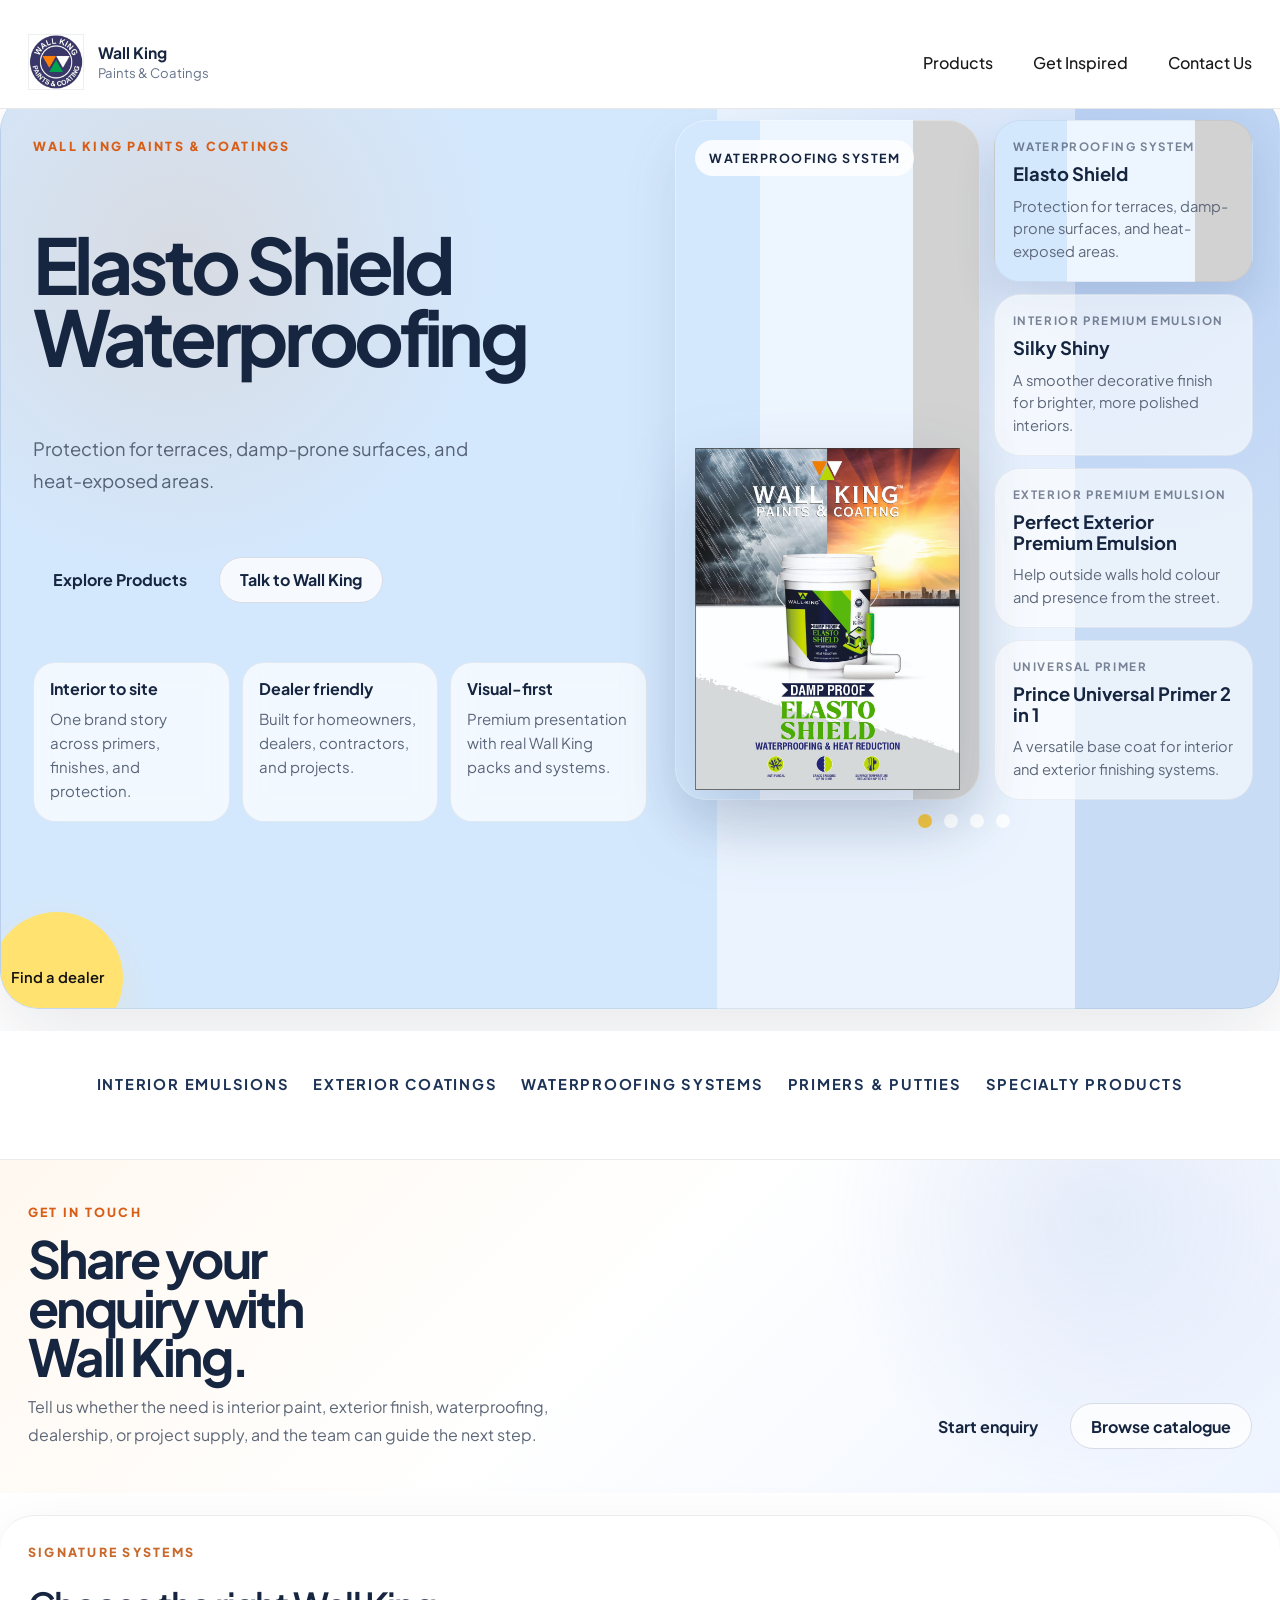
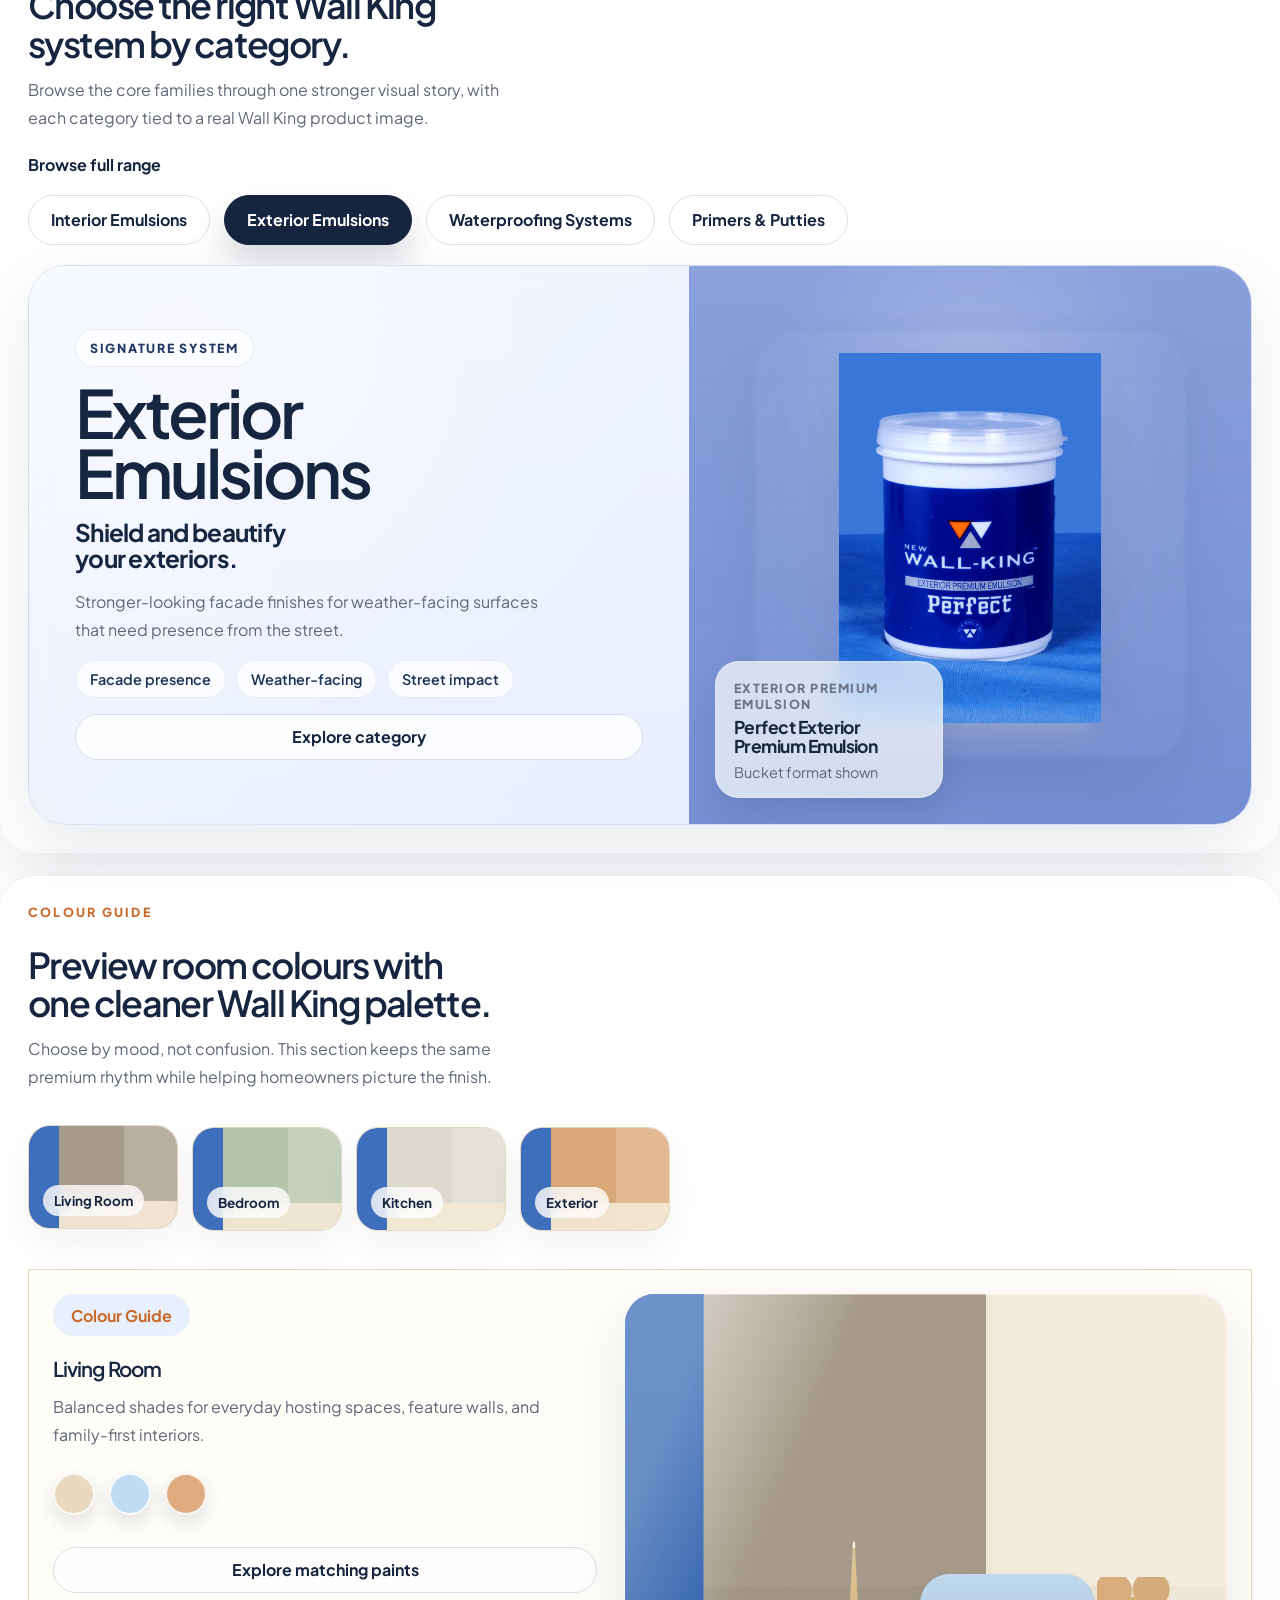
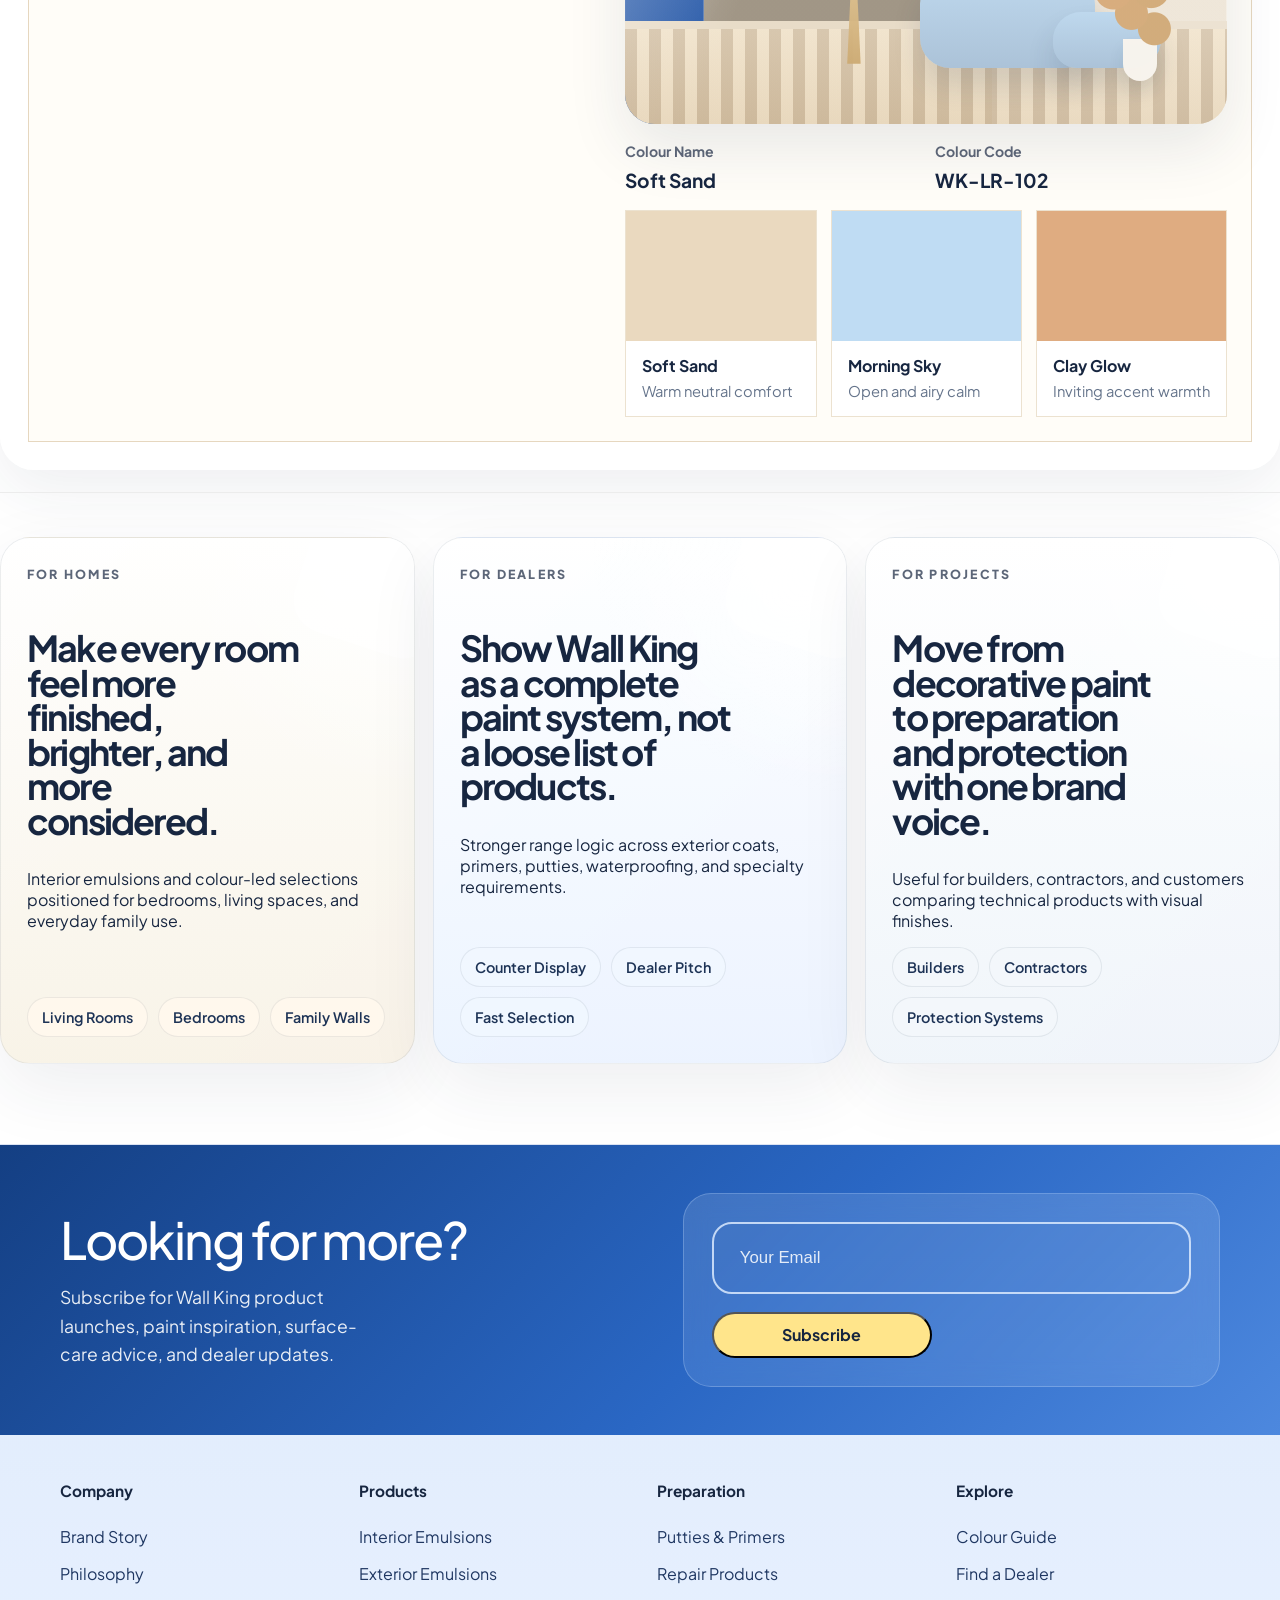
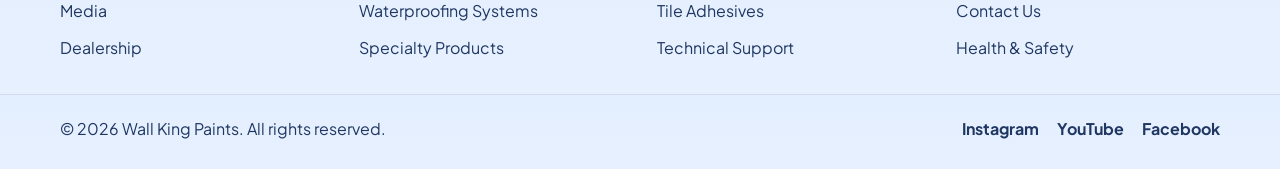
<file: index.html>
<!DOCTYPE html>
<html lang="en">
<head>
  <meta charset="UTF-8">
  <meta name="viewport" content="width=device-width, initial-scale=1.0">
  <title>Wall King Paints | Colour Your Home with Confidence</title>
  <meta
    name="description"
    content="Explore Wall King Paints for interior and exterior wall finishes, surface preparation, colour inspiration, and trusted paint systems for every room."
  >
  <link rel="preconnect" href="https://fonts.googleapis.com">
  <link rel="preconnect" href="https://fonts.gstatic.com" crossorigin>
  <link href="https://fonts.googleapis.com/css2?family=Plus+Jakarta+Sans:wght@400;500;600;700;800&family=Fraunces:opsz,wght@9..144,600;9..144,700&display=swap" rel="stylesheet">
  <link rel="stylesheet" href="styles.css">
</head>
<body data-page="home">
  <div class="page-shell">
    <div class="page-frame">
      <header class="site-header">
        <a class="brand" href="index.html" aria-label="Wall King home">
          <span class="brand__mark brand__mark--image">
            <img src="assets/images/logo.jpeg" alt="Wall King logo">
          </span>
          <span class="brand__text">
            <strong>Wall King</strong>
            <small>Paints & Coatings</small>
          </span>
        </a>

        <button class="menu-toggle" type="button" aria-expanded="false" aria-controls="siteNav">
          Menu
        </button>

        <nav class="site-nav" id="siteNav">
          <div class="nav-mega">
            <a href="products.html" data-nav="products">Products</a>
            <div class="nav-mega__panel">
              <a class="nav-mega__item" href="products.html?filter=interior">
                <img src="assets/images/interior-silky-shiny.jpeg" alt="Interior Paints">
                <span>Interior Paints</span>
              </a>
              <a class="nav-mega__item" href="products.html?filter=exterior">
                <img src="assets/images/exterior-perfect.jpeg" alt="Exterior Paints">
                <span>Exterior Paints</span>
              </a>
              <a class="nav-mega__item" href="products.html?filter=waterproofing">
                <img src="assets/images/elasto-shield.jpeg" alt="Waterproofing">
                <span>Waterproofing Systems</span>
              </a>
              <a class="nav-mega__item" href="products.html?filter=preparation">
                <img src="assets/images/prince-primer.jpeg" alt="Primers and Putties">
                <span>Putties & Primers</span>
              </a>
              <a class="nav-mega__item" href="products.html?filter=specialty">
                <img src="assets/images/prince-enamel-can.jpeg" alt="Enamels">
                <span>Enamels</span>
              </a>
              <a class="nav-mega__item" href="products.html?filter=specialty">
                <img src="assets/images/tile-adhesive.jpeg" alt="Other Products">
                <span>Other Products</span>
              </a>
            </div>
          </div>
          <a href="index.html#colour-guide" data-nav="home">Get Inspired</a>
          <a href="contact.html" data-nav="contact">Contact Us</a>
        </nav>
      </header>

      <main class="home-main">
        <section class="framer-hero reveal">
          <div class="framer-hero__copy">
            <p class="eyebrow">Wall King Paints & Coatings</p>
            <h1 id="heroTitle">Build cleaner walls with premium colour systems.</h1>
            <p class="framer-hero__lede" id="heroSubtitle">Interior finishes, exterior coatings, waterproofing systems, and preparation products presented with the confidence of a modern paint brand.</p>
            <div class="framer-hero__actions">
              <a class="button" href="products.html">Explore Products</a>
              <a class="button button--ghost" href="contact.html">Talk to Wall King</a>
            </div>
            <div class="framer-hero__facts">
              <article>
                <strong>Interior to site</strong>
                <span>One brand story across primers, finishes, and protection.</span>
              </article>
              <article>
                <strong>Dealer friendly</strong>
                <span>Built for homeowners, dealers, contractors, and projects.</span>
              </article>
              <article>
                <strong>Visual-first</strong>
                <span>Premium presentation with real Wall King packs and systems.</span>
              </article>
            </div>
          </div>

          <div class="framer-hero__stage">
            <div class="hero-showcase" id="heroShowcase">
              <div class="hero-showcase__main" id="heroPackshot"></div>
              <div class="hero-showcase__cards" id="heroSlider"></div>
            </div>
            <div class="hero-slider__dots" id="heroSliderDots"></div>
          </div>

          <a class="dealer-locator-float" href="contact.html">
            <span>Find a dealer</span>
          </a>
        </section>

        <section class="section-block statement-band reveal">
          <div class="statement-band__track">
            <span>Interior Emulsions</span>
            <span>Exterior Coatings</span>
            <span>Waterproofing Systems</span>
            <span>Primers & Putties</span>
            <span>Specialty Products</span>
          </div>
        </section>

        <section class="section-block conversion-panel reveal">
          <div class="conversion-panel__copy">
            <p class="eyebrow">Get In Touch</p>
            <h2>Share your enquiry with Wall King.</h2>
            <p>Tell us whether the need is interior paint, exterior finish, waterproofing, dealership, or project supply, and the team can guide the next step.</p>
          </div>
          <div class="conversion-panel__actions">
            <a class="button" href="contact.html">Start enquiry</a>
            <a class="button button--ghost" href="products.html">Browse catalogue</a>
          </div>
        </section>

        <section class="section-block range-strip reveal">
          <div class="section-heading section-heading--inline home-section-intro">
            <div class="home-section-intro__copy">
              <p class="eyebrow">Signature Systems</p>
              <h2>Choose the right Wall King system by category.</h2>
              <p>Browse the core families through one stronger visual story, with each category tied to a real Wall King product image.</p>
            </div>
            <a class="text-link" href="products.html">Browse full range</a>
          </div>
          <div class="category-feature" id="categoryFeature"></div>
        </section>

        <section class="section-block colour-guide-panel reveal" id="colour-guide">
          <div class="section-heading section-heading--inline home-section-intro">
            <div class="home-section-intro__copy">
              <p class="eyebrow">Colour Guide</p>
              <h2>Preview room colours with one cleaner Wall King palette.</h2>
              <p>Choose by mood, not confusion. This section keeps the same premium rhythm while helping homeowners picture the finish.</p>
            </div>
          </div>
          <div class="colour-guide-tiles" id="colourGuideTiles"></div>
          <div class="colour-guide-stage">
            <div class="colour-guide-stage__copy">
              <div class="colour-guide-stage__eyebrow">
                <span class="guide-pill">Colour Guide</span>
              </div>
              <h3 id="colourGuideTitle">Living Room</h3>
              <p id="colourGuideCopy"></p>
              <div class="colour-guide-palette-dots" id="colourGuidePaletteDots"></div>
              <a class="button button--ghost" href="products.html?filter=interior">Explore matching paints</a>
            </div>
            <div class="colour-guide-stage__preview">
              <div class="colour-room-preview" id="colourRoomPreview">
                <div class="colour-room-preview__accent"></div>
                <div class="colour-room-preview__scene">
                  <div class="colour-room-preview__floor"></div>
                  <div class="colour-room-preview__sofa"></div>
                  <div class="colour-room-preview__ottoman"></div>
                  <div class="colour-room-preview__lamp"></div>
                  <div class="colour-room-preview__plant"></div>
                </div>
              </div>
              <div class="colour-guide-meta">
                <div>
                  <span>Colour Name</span>
                  <strong id="colourGuideName">Soft Sand</strong>
                </div>
                <div>
                  <span>Colour Code</span>
                  <strong id="colourGuideCode">WK-LR-102</strong>
                </div>
              </div>
              <div class="colour-guide-stage__swatches" id="colourGuideSwatches"></div>
            </div>
          </div>
        </section>

        <section class="section-block audience-grid reveal">
          <article class="audience-card audience-card--home">
            <div class="audience-card__top">
              <p class="eyebrow">For Homes</p>
            </div>
            <h2>Make every room feel more finished, brighter, and more considered.</h2>
            <p>Interior emulsions and colour-led selections positioned for bedrooms, living spaces, and everyday family use.</p>
            <div class="audience-card__meta">
              <span>Living Rooms</span>
              <span>Bedrooms</span>
              <span>Family Walls</span>
            </div>
          </article>
          <article class="audience-card audience-card--trade">
            <div class="audience-card__top">
              <p class="eyebrow">For Dealers</p>
            </div>
            <h2>Show Wall King as a complete paint system, not a loose list of products.</h2>
            <p>Stronger range logic across exterior coats, primers, putties, waterproofing, and specialty requirements.</p>
            <div class="audience-card__meta">
              <span>Counter Display</span>
              <span>Dealer Pitch</span>
              <span>Fast Selection</span>
            </div>
          </article>
          <article class="audience-card audience-card--project">
            <div class="audience-card__top">
              <p class="eyebrow">For Projects</p>
            </div>
            <h2>Move from decorative paint to preparation and protection with one brand voice.</h2>
            <p>Useful for builders, contractors, and customers comparing technical products with visual finishes.</p>
            <div class="audience-card__meta">
              <span>Builders</span>
              <span>Contractors</span>
              <span>Protection Systems</span>
            </div>
          </article>
        </section>

      </main>
    </div>

    <footer class="site-footer site-footer--indigo">
      <section class="footer-newsletter">
        <div class="footer-newsletter__copy">
          <h2>Looking for more?</h2>
          <p>Subscribe for Wall King product launches, paint inspiration, surface-care advice, and dealer updates.</p>
        </div>
        <form class="footer-newsletter__form">
          <input type="email" placeholder="Your Email">
          <button class="button" type="button">Subscribe</button>
        </form>
      </section>

      <div class="site-footer__grid">
        <div class="site-footer__column">
          <strong>Company</strong>
          <a href="about.html">Brand Story</a>
          <a href="about.html">Philosophy</a>
          <a href="contact.html">Media</a>
          <a href="contact.html">Dealership</a>
        </div>
        <div class="site-footer__column">
          <strong>Products</strong>
          <a href="products.html?filter=interior">Interior Emulsions</a>
          <a href="products.html?filter=exterior">Exterior Emulsions</a>
          <a href="products.html?filter=waterproofing">Waterproofing Systems</a>
          <a href="products.html?filter=specialty">Specialty Products</a>
        </div>
        <div class="site-footer__column">
          <strong>Preparation</strong>
          <a href="products.html?filter=preparation">Putties & Primers</a>
          <a href="products.html?filter=preparation">Repair Products</a>
          <a href="products.html?filter=specialty">Tile Adhesives</a>
          <a href="contact.html">Technical Support</a>
        </div>
        <div class="site-footer__column">
          <strong>Explore</strong>
          <a href="index.html#colour-guide">Colour Guide</a>
          <a href="contact.html">Find a Dealer</a>
          <a href="contact.html">Contact Us</a>
          <a href="health.html">Health & Safety</a>
        </div>
      </div>

      <div class="site-footer__bottom">
        <p>&copy; 2026 Wall King Paints. All rights reserved.</p>
        <div class="site-footer__socials">
          <a href="contact.html">Instagram</a>
          <a href="contact.html">YouTube</a>
          <a href="contact.html">Facebook</a>
        </div>
      </div>
    </footer>
  </div>

  <script src="products-data.js"></script>
  <script src="app.js"></script>
</body>
</html>
</file>
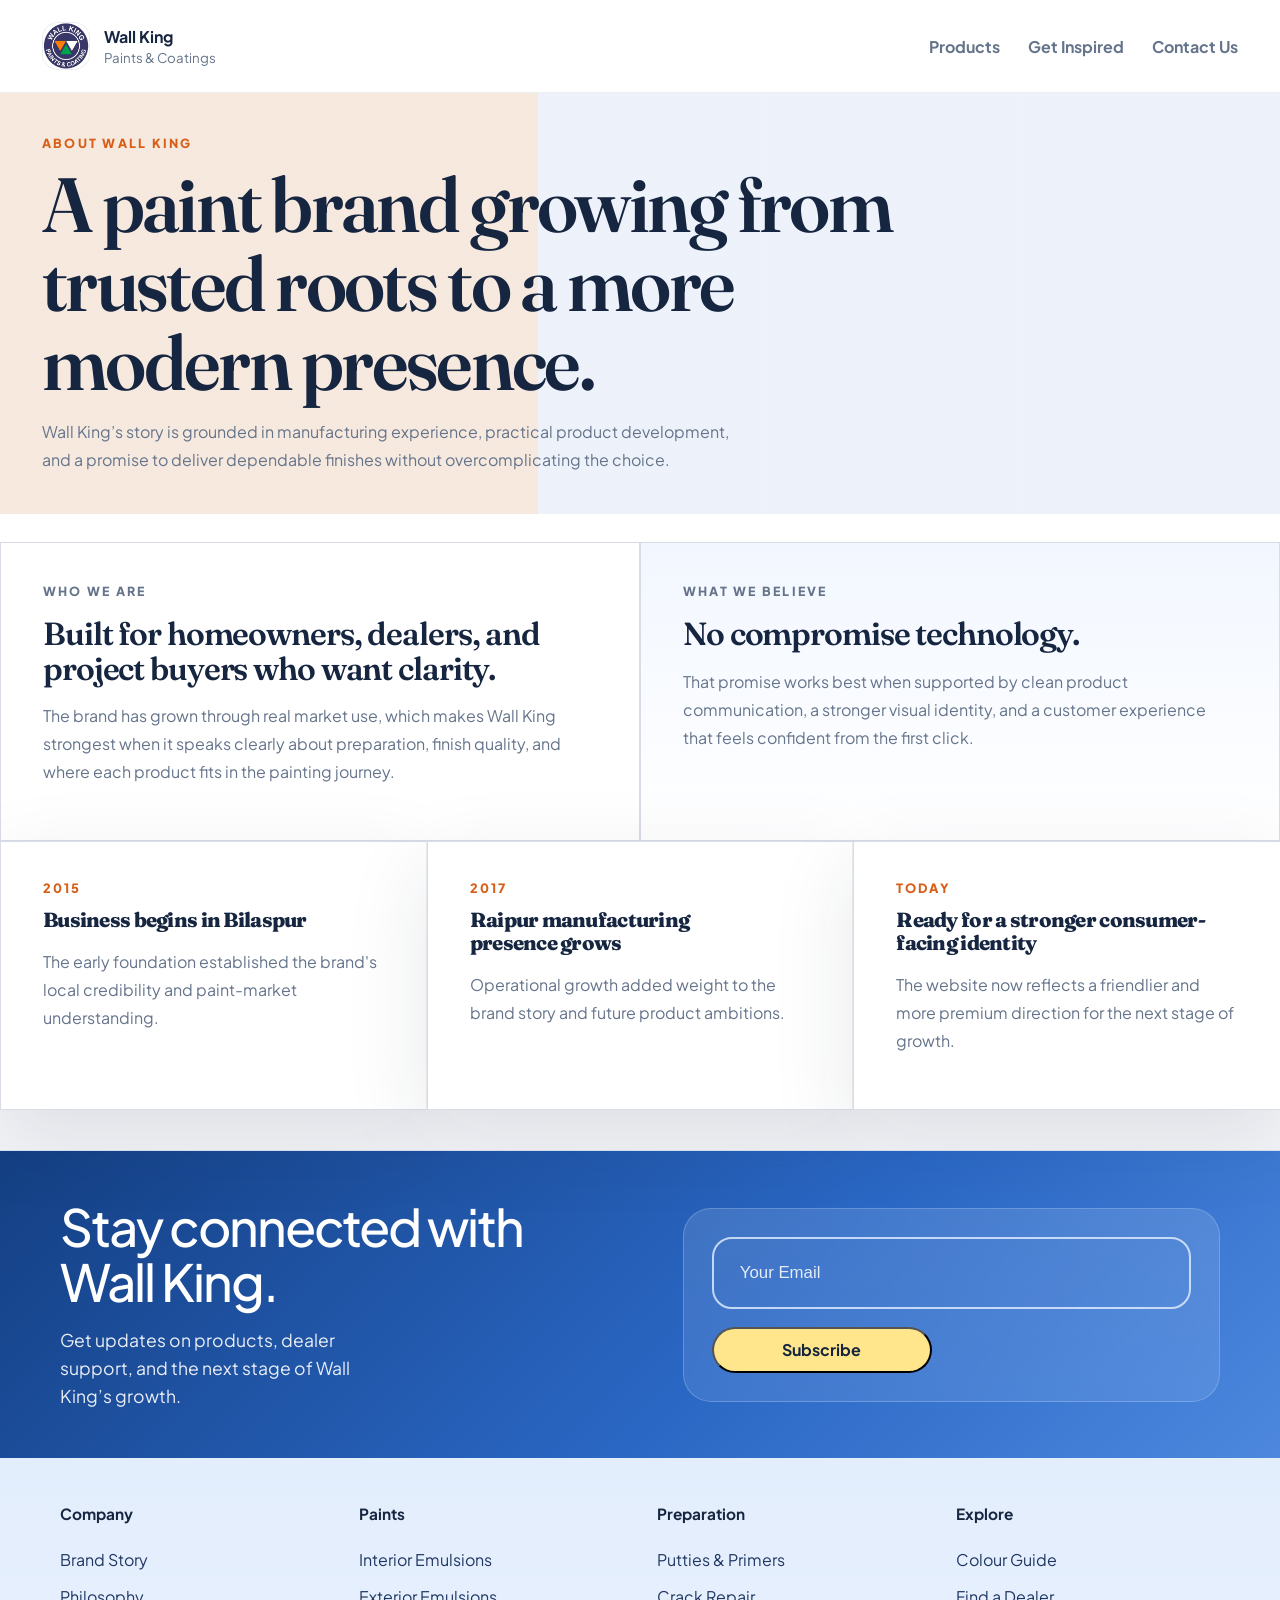
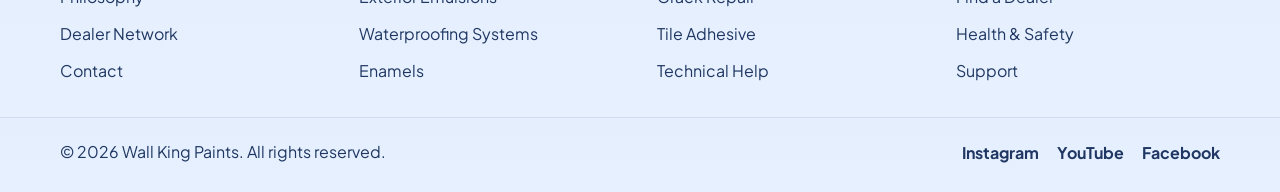
<file: about.html>
<!DOCTYPE html>
<html lang="en">
<head>
  <meta charset="UTF-8">
  <meta name="viewport" content="width=device-width, initial-scale=1.0">
  <title>About | Wall King Paints</title>
  <meta name="description" content="Learn about Wall King Paints, its manufacturing journey, and its promise of dependable paint systems.">
  <link rel="preconnect" href="https://fonts.googleapis.com">
  <link rel="preconnect" href="https://fonts.gstatic.com" crossorigin>
  <link href="https://fonts.googleapis.com/css2?family=Plus+Jakarta+Sans:wght@400;500;600;700;800&family=Fraunces:opsz,wght@9..144,600;9..144,700&display=swap" rel="stylesheet">
  <link rel="stylesheet" href="styles.css">
</head>
<body data-page="about">
  <div class="page-shell">
    <div class="page-frame">
      <header class="site-header">
        <a class="brand" href="index.html" aria-label="Wall King home">
          <span class="brand__mark brand__mark--image">
            <img src="assets/images/logo.jpeg" alt="Wall King logo">
          </span>
          <span class="brand__text">
            <strong>Wall King</strong>
            <small>Paints & Coatings</small>
          </span>
        </a>

        <button class="menu-toggle" type="button" aria-expanded="false" aria-controls="siteNav">
          Menu
        </button>

        <nav class="site-nav" id="siteNav">
          <div class="nav-mega">
            <a href="products.html" data-nav="products">Products</a>
            <div class="nav-mega__panel">
              <a class="nav-mega__item" href="products.html?filter=interior">
                <img src="assets/images/interior-silky-shiny.jpeg" alt="Interior Paints">
                <span>Interior Paints</span>
              </a>
              <a class="nav-mega__item" href="products.html?filter=exterior">
                <img src="assets/images/exterior-perfect.jpeg" alt="Exterior Paints">
                <span>Exterior Paints</span>
              </a>
              <a class="nav-mega__item" href="products.html?filter=waterproofing">
                <img src="assets/images/elasto-shield.jpeg" alt="Waterproofing">
                <span>Waterproofing Systems</span>
              </a>
              <a class="nav-mega__item" href="products.html?filter=preparation">
                <img src="assets/images/prince-primer.jpeg" alt="Primers and Putties">
                <span>Putties & Primers</span>
              </a>
              <a class="nav-mega__item" href="products.html?filter=specialty">
                <img src="assets/images/prince-enamel-can.jpeg" alt="Enamels">
                <span>Enamels</span>
              </a>
              <a class="nav-mega__item" href="products.html?filter=specialty">
                <img src="assets/images/tile-adhesive.jpeg" alt="Other Products">
                <span>Other Products</span>
              </a>
            </div>
          </div>
          <a href="index.html#colour-guide" data-nav="home">Get Inspired</a>
          <a href="contact.html" data-nav="contact">Contact Us</a>
        </nav>
      </header>

      <main>
        <section class="page-hero reveal">
          <p class="eyebrow">About Wall King</p>
          <h1>A paint brand growing from trusted roots to a more modern presence.</h1>
          <p class="lead">
            Wall King’s story is grounded in manufacturing experience, practical product development, and a promise to deliver dependable finishes without overcomplicating the choice.
          </p>
        </section>

        <section class="section-block about-spotlight">
          <article class="detail-panel reveal">
            <p class="eyebrow">Who we are</p>
            <h2>Built for homeowners, dealers, and project buyers who want clarity.</h2>
            <p>
              The brand has grown through real market use, which makes Wall King strongest when it speaks clearly about preparation,
              finish quality, and where each product fits in the painting journey.
            </p>
          </article>

          <article class="detail-panel detail-panel--dark reveal">
            <p class="eyebrow">What we believe</p>
            <h2>No compromise technology.</h2>
            <p>
              That promise works best when supported by clean product communication, a stronger visual identity, and a customer experience that feels confident from the first click.
            </p>
          </article>
        </section>

        <section class="section-block timeline-strip reveal">
          <article class="timeline-card">
            <span>2015</span>
            <h3>Business begins in Bilaspur</h3>
            <p>The early foundation established the brand's local credibility and paint-market understanding.</p>
          </article>
          <article class="timeline-card">
            <span>2017</span>
            <h3>Raipur manufacturing presence grows</h3>
            <p>Operational growth added weight to the brand story and future product ambitions.</p>
          </article>
          <article class="timeline-card">
            <span>Today</span>
            <h3>Ready for a stronger consumer-facing identity</h3>
            <p>The website now reflects a friendlier and more premium direction for the next stage of growth.</p>
          </article>
        </section>
      </main>
    </div>

    <footer class="site-footer site-footer--indigo">
      <section class="footer-newsletter">
        <div class="footer-newsletter__copy">
          <h2>Stay connected with Wall King.</h2>
          <p>Get updates on products, dealer support, and the next stage of Wall King’s growth.</p>
        </div>
        <form class="footer-newsletter__form">
          <input type="email" placeholder="Your Email">
          <button class="button" type="button">Subscribe</button>
        </form>
      </section>

      <div class="site-footer__grid">
        <div class="site-footer__column">
          <strong>Company</strong>
          <a href="about.html">Brand Story</a>
          <a href="about.html">Philosophy</a>
          <a href="contact.html">Dealer Network</a>
          <a href="contact.html">Contact</a>
        </div>
        <div class="site-footer__column">
          <strong>Paints</strong>
          <a href="products.html?filter=interior">Interior Emulsions</a>
          <a href="products.html?filter=exterior">Exterior Emulsions</a>
          <a href="products.html?filter=waterproofing">Waterproofing Systems</a>
          <a href="products.html?filter=specialty">Enamels</a>
        </div>
        <div class="site-footer__column">
          <strong>Preparation</strong>
          <a href="products.html?filter=preparation">Putties & Primers</a>
          <a href="products.html?filter=preparation">Crack Repair</a>
          <a href="products.html?filter=specialty">Tile Adhesive</a>
          <a href="contact.html">Technical Help</a>
        </div>
        <div class="site-footer__column">
          <strong>Explore</strong>
          <a href="index.html#colour-guide">Colour Guide</a>
          <a href="contact.html">Find a Dealer</a>
          <a href="health.html">Health & Safety</a>
          <a href="contact.html">Support</a>
        </div>
      </div>

      <div class="site-footer__bottom">
        <p>&copy; 2026 Wall King Paints. All rights reserved.</p>
        <div class="site-footer__socials">
          <a href="contact.html">Instagram</a>
          <a href="contact.html">YouTube</a>
          <a href="contact.html">Facebook</a>
        </div>
      </div>
    </footer>
  </div>

  <script src="products-data.js"></script>
  <script src="app.js"></script>
</body>
</html>
</file>
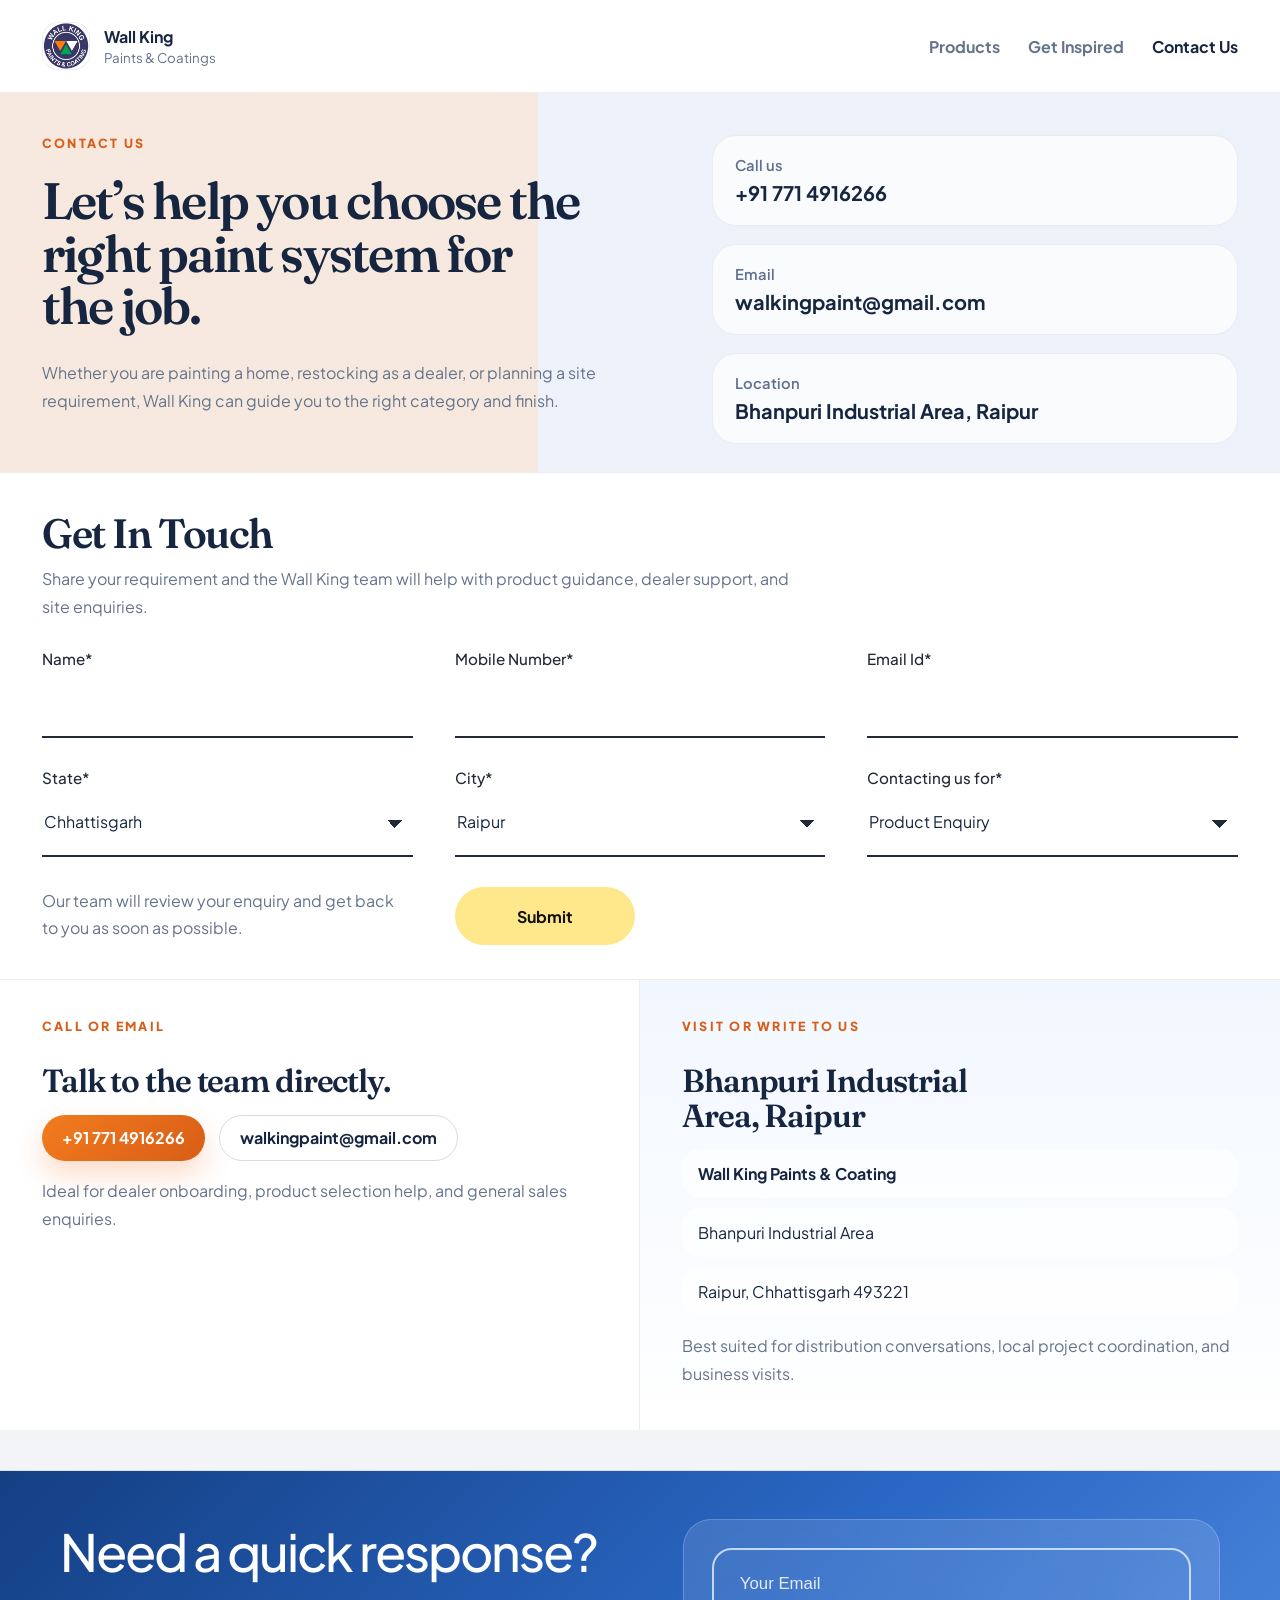
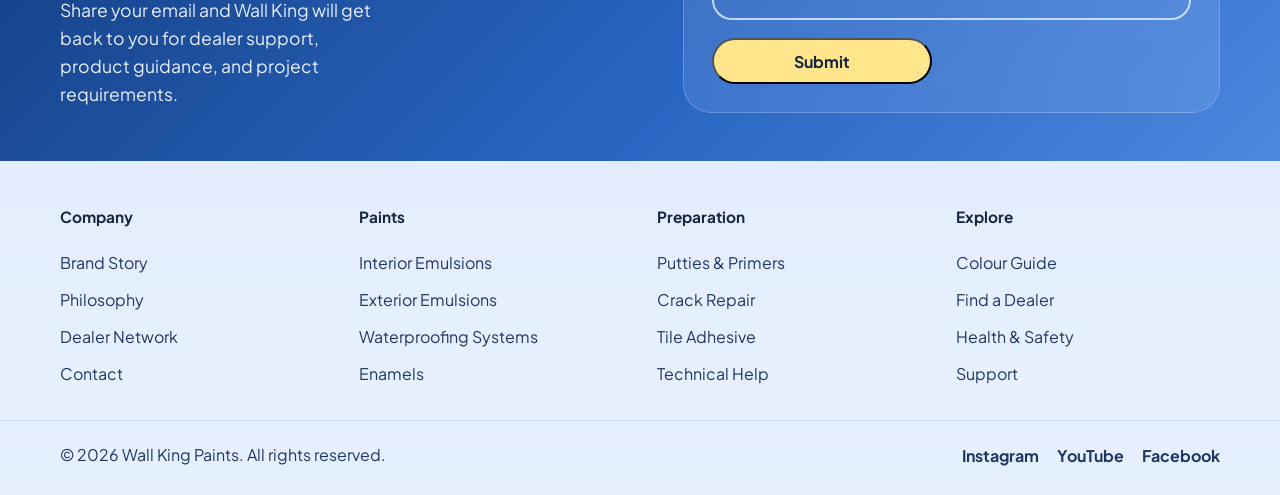
<file: contact.html>
<!DOCTYPE html>
<html lang="en">
<head>
  <meta charset="UTF-8">
  <meta name="viewport" content="width=device-width, initial-scale=1.0">
  <title>Contact | Wall King Paints</title>
  <meta name="description" content="Contact Wall King Paints for dealer support, product advice, or project enquiries.">
  <link rel="preconnect" href="https://fonts.googleapis.com">
  <link rel="preconnect" href="https://fonts.gstatic.com" crossorigin>
  <link href="https://fonts.googleapis.com/css2?family=Plus+Jakarta+Sans:wght@400;500;600;700;800&family=Fraunces:opsz,wght@9..144,600;9..144,700&display=swap" rel="stylesheet">
  <link rel="stylesheet" href="styles.css">
</head>
<body data-page="contact">
  <div class="page-shell">
    <div class="page-frame">
      <header class="site-header">
        <a class="brand" href="index.html" aria-label="Wall King home">
          <span class="brand__mark brand__mark--image">
            <img src="assets/images/logo.jpeg" alt="Wall King logo">
          </span>
          <span class="brand__text">
            <strong>Wall King</strong>
            <small>Paints & Coatings</small>
          </span>
        </a>

        <button class="menu-toggle" type="button" aria-expanded="false" aria-controls="siteNav">
          Menu
        </button>

        <nav class="site-nav" id="siteNav">
          <div class="nav-mega">
            <a href="products.html" data-nav="products">Products</a>
            <div class="nav-mega__panel">
              <a class="nav-mega__item" href="products.html?filter=interior">
                <img src="assets/images/interior-silky-shiny.jpeg" alt="Interior Paints">
                <span>Interior Paints</span>
              </a>
              <a class="nav-mega__item" href="products.html?filter=exterior">
                <img src="assets/images/exterior-perfect.jpeg" alt="Exterior Paints">
                <span>Exterior Paints</span>
              </a>
              <a class="nav-mega__item" href="products.html?filter=waterproofing">
                <img src="assets/images/elasto-shield.jpeg" alt="Waterproofing">
                <span>Waterproofing Systems</span>
              </a>
              <a class="nav-mega__item" href="products.html?filter=preparation">
                <img src="assets/images/prince-primer.jpeg" alt="Primers and Putties">
                <span>Putties & Primers</span>
              </a>
              <a class="nav-mega__item" href="products.html?filter=specialty">
                <img src="assets/images/prince-enamel-can.jpeg" alt="Enamels">
                <span>Enamels</span>
              </a>
              <a class="nav-mega__item" href="products.html?filter=specialty">
                <img src="assets/images/tile-adhesive.jpeg" alt="Other Products">
                <span>Other Products</span>
              </a>
            </div>
          </div>
          <a href="index.html#colour-guide" data-nav="home">Get Inspired</a>
          <a href="contact.html" data-nav="contact">Contact Us</a>
        </nav>
      </header>

      <main>
        <section class="contact-landing reveal">
          <div class="contact-landing__copy">
            <p class="eyebrow">Contact us</p>
            <h1>Let’s help you choose the right paint system for the job.</h1>
            <p class="lead">
              Whether you are painting a home, restocking as a dealer, or planning a site requirement, Wall King can guide you to the right category and finish.
            </p>
          </div>
          <div class="contact-landing__panel">
            <div class="contact-landing__stat">
              <span>Call us</span>
              <strong>+91 771 4916266</strong>
            </div>
            <div class="contact-landing__stat">
              <span>Email</span>
              <strong>walkingpaint@gmail.com</strong>
            </div>
            <div class="contact-landing__stat">
              <span>Location</span>
              <strong>Bhanpuri Industrial Area, Raipur</strong>
            </div>
          </div>
        </section>

        <section class="contact-enquiry reveal">
          <div class="contact-enquiry__intro">
            <h2>Get In Touch</h2>
            <p>Share your requirement and the Wall King team will help with product guidance, dealer support, and site enquiries.</p>
          </div>
          <form class="contact-enquiry__form">
            <label>
              <span>Name*</span>
              <input type="text" placeholder="">
            </label>
            <label>
              <span>Mobile Number*</span>
              <input type="tel" placeholder="">
            </label>
            <label>
              <span>Email Id*</span>
              <input type="email" placeholder="">
            </label>
            <label>
              <span>State*</span>
              <select>
                <option>Chhattisgarh</option>
                <option>Maharashtra</option>
                <option>Madhya Pradesh</option>
                <option>Odisha</option>
              </select>
            </label>
            <label>
              <span>City*</span>
              <select>
                <option>Raipur</option>
                <option>Bhilai</option>
                <option>Durg</option>
                <option>Nagpur</option>
              </select>
            </label>
            <label>
              <span>Contacting us for*</span>
              <select>
                <option>Product Enquiry</option>
                <option>Dealership Support</option>
                <option>Project Requirement</option>
                <option>Technical Help</option>
              </select>
            </label>
            <p class="contact-enquiry__note">Our team will review your enquiry and get back to you as soon as possible.</p>
            <button class="button contact-enquiry__submit" type="button">Submit</button>
          </form>
        </section>

        <section class="contact-direct reveal">
          <article class="contact-direct__card">
            <p class="eyebrow">Call or email</p>
            <h2>Talk to the team directly.</h2>
            <div class="contact-direct__actions">
              <a class="button button--primary" href="tel:+917714916266">+91 771 4916266</a>
              <a class="button button--ghost" href="mailto:walkingpaint@gmail.com">walkingpaint@gmail.com</a>
            </div>
            <p>Ideal for dealer onboarding, product selection help, and general sales enquiries.</p>
          </article>

          <article class="contact-direct__card contact-direct__card--soft">
            <p class="eyebrow">Visit or write to us</p>
            <h2>Bhanpuri Industrial Area, Raipur</h2>
            <div class="contact-direct__address">
              <strong>Wall King Paints & Coating</strong>
              <span>Bhanpuri Industrial Area</span>
              <span>Raipur, Chhattisgarh 493221</span>
            </div>
            <p>Best suited for distribution conversations, local project coordination, and business visits.</p>
          </article>
        </section>
      </main>
    </div>

    <footer class="site-footer site-footer--indigo">
      <section class="footer-newsletter">
        <div class="footer-newsletter__copy">
          <h2>Need a quick response?</h2>
          <p>Share your email and Wall King will get back to you for dealer support, product guidance, and project requirements.</p>
        </div>
        <form class="footer-newsletter__form">
          <input type="email" placeholder="Your Email">
          <button class="button" type="button">Submit</button>
        </form>
      </section>

      <div class="site-footer__grid">
        <div class="site-footer__column">
          <strong>Company</strong>
          <a href="about.html">Brand Story</a>
          <a href="about.html">Philosophy</a>
          <a href="contact.html">Dealer Network</a>
          <a href="contact.html">Contact</a>
        </div>
        <div class="site-footer__column">
          <strong>Paints</strong>
          <a href="products.html?filter=interior">Interior Emulsions</a>
          <a href="products.html?filter=exterior">Exterior Emulsions</a>
          <a href="products.html?filter=waterproofing">Waterproofing Systems</a>
          <a href="products.html?filter=specialty">Enamels</a>
        </div>
        <div class="site-footer__column">
          <strong>Preparation</strong>
          <a href="products.html?filter=preparation">Putties & Primers</a>
          <a href="products.html?filter=preparation">Crack Repair</a>
          <a href="products.html?filter=specialty">Tile Adhesive</a>
          <a href="contact.html">Technical Help</a>
        </div>
        <div class="site-footer__column">
          <strong>Explore</strong>
          <a href="index.html#colour-guide">Colour Guide</a>
          <a href="contact.html">Find a Dealer</a>
          <a href="health.html">Health & Safety</a>
          <a href="contact.html">Support</a>
        </div>
      </div>

      <div class="site-footer__bottom">
        <p>&copy; 2026 Wall King Paints. All rights reserved.</p>
        <div class="site-footer__socials">
          <a href="contact.html">Instagram</a>
          <a href="contact.html">YouTube</a>
          <a href="contact.html">Facebook</a>
        </div>
      </div>
    </footer>
  </div>

  <script src="products-data.js"></script>
  <script src="app.js"></script>
</body>
</html>
</file>
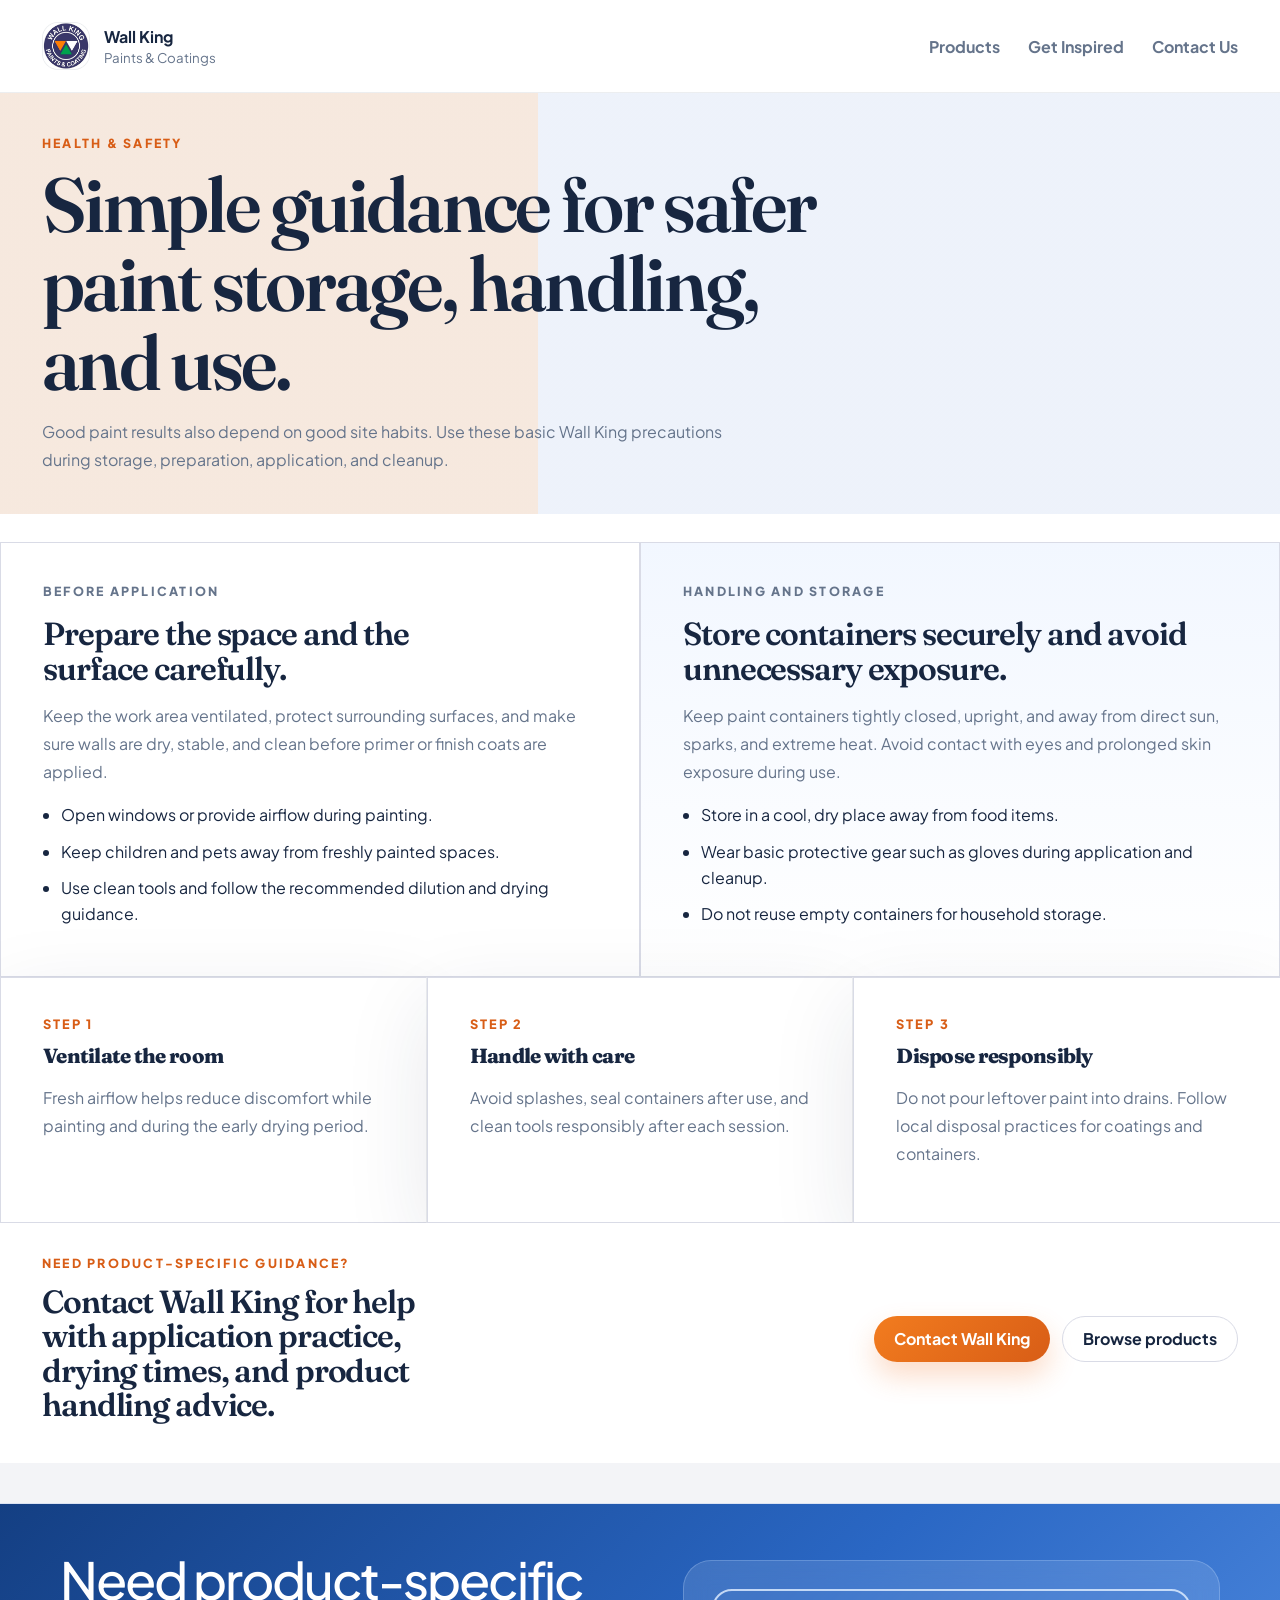
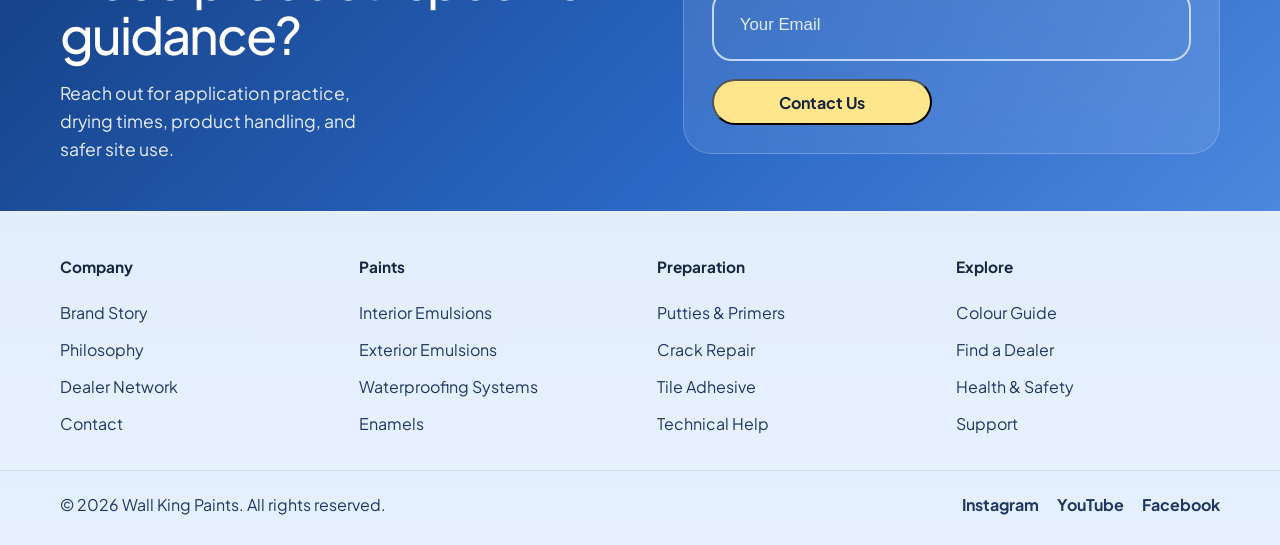
<file: health.html>
<!DOCTYPE html>
<html lang="en">
<head>
  <meta charset="UTF-8">
  <meta name="viewport" content="width=device-width, initial-scale=1.0">
  <title>Health & Safety | Wall King Paints</title>
  <meta name="description" content="Read Wall King Paints health and safety guidance for storage, handling, ventilation, and paint application care.">
  <link rel="preconnect" href="https://fonts.googleapis.com">
  <link rel="preconnect" href="https://fonts.gstatic.com" crossorigin>
  <link href="https://fonts.googleapis.com/css2?family=Plus+Jakarta+Sans:wght@400;500;600;700;800&family=Fraunces:opsz,wght@9..144,600;9..144,700&display=swap" rel="stylesheet">
  <link rel="stylesheet" href="styles.css">
</head>
<body data-page="health">
  <div class="page-shell">
    <div class="page-frame">
      <header class="site-header">
        <a class="brand" href="index.html" aria-label="Wall King home">
          <span class="brand__mark brand__mark--image">
            <img src="assets/images/logo.jpeg" alt="Wall King logo">
          </span>
          <span class="brand__text">
            <strong>Wall King</strong>
            <small>Paints & Coatings</small>
          </span>
        </a>

        <button class="menu-toggle" type="button" aria-expanded="false" aria-controls="siteNav">
          Menu
        </button>

        <nav class="site-nav" id="siteNav">
          <div class="nav-mega">
            <a href="products.html" data-nav="products">Products</a>
            <div class="nav-mega__panel">
              <a class="nav-mega__item" href="products.html?filter=interior">
                <img src="assets/images/interior-silky-shiny.jpeg" alt="Interior Paints">
                <span>Interior Paints</span>
              </a>
              <a class="nav-mega__item" href="products.html?filter=exterior">
                <img src="assets/images/exterior-perfect.jpeg" alt="Exterior Paints">
                <span>Exterior Paints</span>
              </a>
              <a class="nav-mega__item" href="products.html?filter=waterproofing">
                <img src="assets/images/elasto-shield.jpeg" alt="Waterproofing">
                <span>Waterproofing Systems</span>
              </a>
              <a class="nav-mega__item" href="products.html?filter=preparation">
                <img src="assets/images/prince-primer.jpeg" alt="Primers and Putties">
                <span>Putties & Primers</span>
              </a>
              <a class="nav-mega__item" href="products.html?filter=specialty">
                <img src="assets/images/prince-enamel-can.jpeg" alt="Enamels">
                <span>Enamels</span>
              </a>
              <a class="nav-mega__item" href="products.html?filter=specialty">
                <img src="assets/images/tile-adhesive.jpeg" alt="Other Products">
                <span>Other Products</span>
              </a>
            </div>
          </div>
          <a href="index.html#colour-guide" data-nav="home">Get Inspired</a>
          <a href="contact.html" data-nav="contact">Contact Us</a>
        </nav>
      </header>

      <main>
        <section class="page-hero reveal">
          <p class="eyebrow">Health & Safety</p>
          <h1>Simple guidance for safer paint storage, handling, and use.</h1>
          <p class="lead">
            Good paint results also depend on good site habits. Use these basic Wall King precautions during storage,
            preparation, application, and cleanup.
          </p>
        </section>

        <section class="section-block about-spotlight">
          <article class="detail-panel reveal">
            <p class="eyebrow">Before application</p>
            <h2>Prepare the space and the surface carefully.</h2>
            <p>
              Keep the work area ventilated, protect surrounding surfaces, and make sure walls are dry, stable, and clean before
              primer or finish coats are applied.
            </p>
            <ul class="detail-list">
              <li>Open windows or provide airflow during painting.</li>
              <li>Keep children and pets away from freshly painted spaces.</li>
              <li>Use clean tools and follow the recommended dilution and drying guidance.</li>
            </ul>
          </article>

          <article class="detail-panel detail-panel--dark reveal">
            <p class="eyebrow">Handling and storage</p>
            <h2>Store containers securely and avoid unnecessary exposure.</h2>
            <p>
              Keep paint containers tightly closed, upright, and away from direct sun, sparks, and extreme heat. Avoid contact with
              eyes and prolonged skin exposure during use.
            </p>
            <ul class="detail-list">
              <li>Store in a cool, dry place away from food items.</li>
              <li>Wear basic protective gear such as gloves during application and cleanup.</li>
              <li>Do not reuse empty containers for household storage.</li>
            </ul>
          </article>
        </section>

        <section class="section-block timeline-strip reveal">
          <article class="timeline-card">
            <span>Step 1</span>
            <h3>Ventilate the room</h3>
            <p>Fresh airflow helps reduce discomfort while painting and during the early drying period.</p>
          </article>
          <article class="timeline-card">
            <span>Step 2</span>
            <h3>Handle with care</h3>
            <p>Avoid splashes, seal containers after use, and clean tools responsibly after each session.</p>
          </article>
          <article class="timeline-card">
            <span>Step 3</span>
            <h3>Dispose responsibly</h3>
            <p>Do not pour leftover paint into drains. Follow local disposal practices for coatings and containers.</p>
          </article>
        </section>

        <section class="section-block cta-slab reveal">
          <div>
            <p class="eyebrow">Need product-specific guidance?</p>
            <h2>Contact Wall King for help with application practice, drying times, and product handling advice.</h2>
          </div>
          <div class="cta-slab__actions">
            <a class="button button--primary" href="contact.html">Contact Wall King</a>
            <a class="button button--ghost" href="products.html">Browse products</a>
          </div>
        </section>
      </main>
    </div>

    <footer class="site-footer site-footer--indigo">
      <section class="footer-newsletter">
        <div class="footer-newsletter__copy">
          <h2>Need product-specific guidance?</h2>
          <p>Reach out for application practice, drying times, product handling, and safer site use.</p>
        </div>
        <form class="footer-newsletter__form">
          <input type="email" placeholder="Your Email">
          <button class="button" type="button">Contact Us</button>
        </form>
      </section>

      <div class="site-footer__grid">
        <div class="site-footer__column">
          <strong>Company</strong>
          <a href="about.html">Brand Story</a>
          <a href="about.html">Philosophy</a>
          <a href="contact.html">Dealer Network</a>
          <a href="contact.html">Contact</a>
        </div>
        <div class="site-footer__column">
          <strong>Paints</strong>
          <a href="products.html?filter=interior">Interior Emulsions</a>
          <a href="products.html?filter=exterior">Exterior Emulsions</a>
          <a href="products.html?filter=waterproofing">Waterproofing Systems</a>
          <a href="products.html?filter=specialty">Enamels</a>
        </div>
        <div class="site-footer__column">
          <strong>Preparation</strong>
          <a href="products.html?filter=preparation">Putties & Primers</a>
          <a href="products.html?filter=preparation">Crack Repair</a>
          <a href="products.html?filter=specialty">Tile Adhesive</a>
          <a href="contact.html">Technical Help</a>
        </div>
        <div class="site-footer__column">
          <strong>Explore</strong>
          <a href="index.html#colour-guide">Colour Guide</a>
          <a href="contact.html">Find a Dealer</a>
          <a href="health.html">Health & Safety</a>
          <a href="contact.html">Support</a>
        </div>
      </div>

      <div class="site-footer__bottom">
        <p>&copy; 2026 Wall King Paints. All rights reserved.</p>
        <div class="site-footer__socials">
          <a href="contact.html">Instagram</a>
          <a href="contact.html">YouTube</a>
          <a href="contact.html">Facebook</a>
        </div>
      </div>
    </footer>
  </div>

  <script src="products-data.js"></script>
  <script src="app.js"></script>
</body>
</html>
</file>
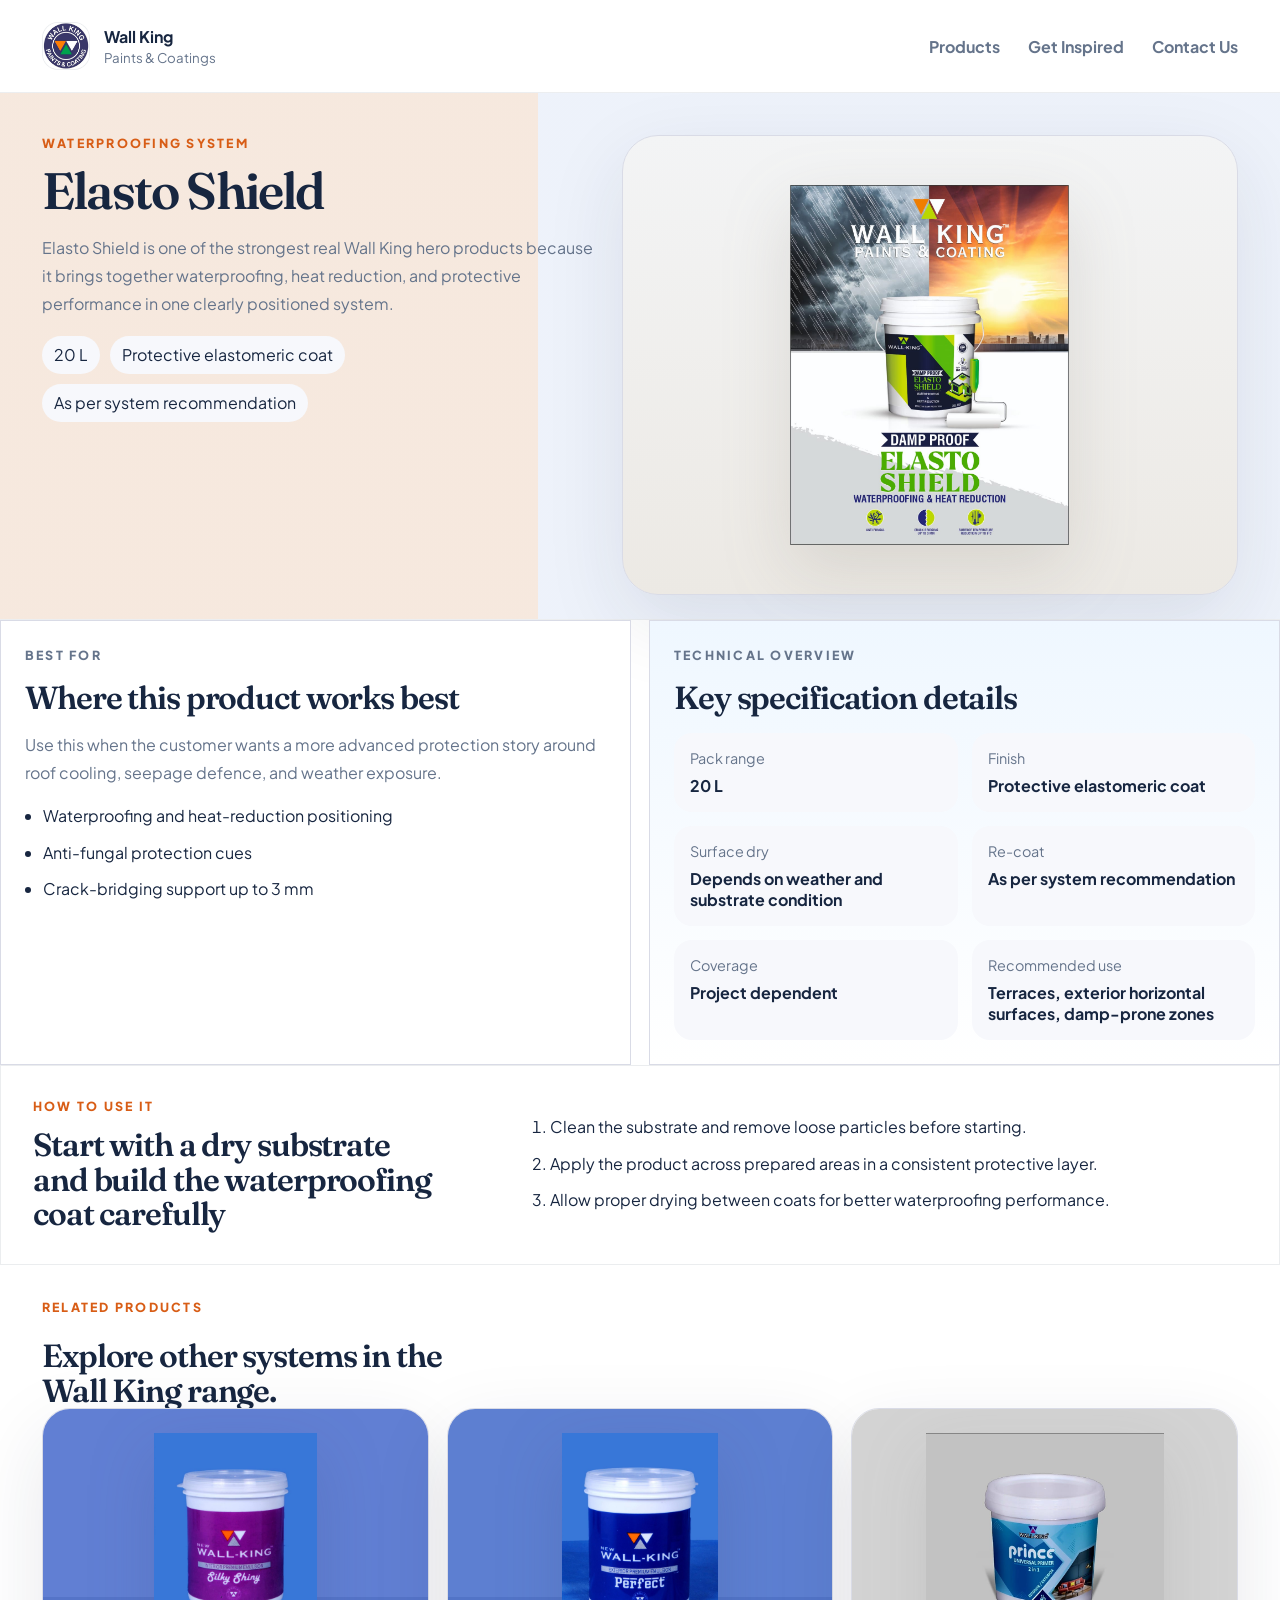
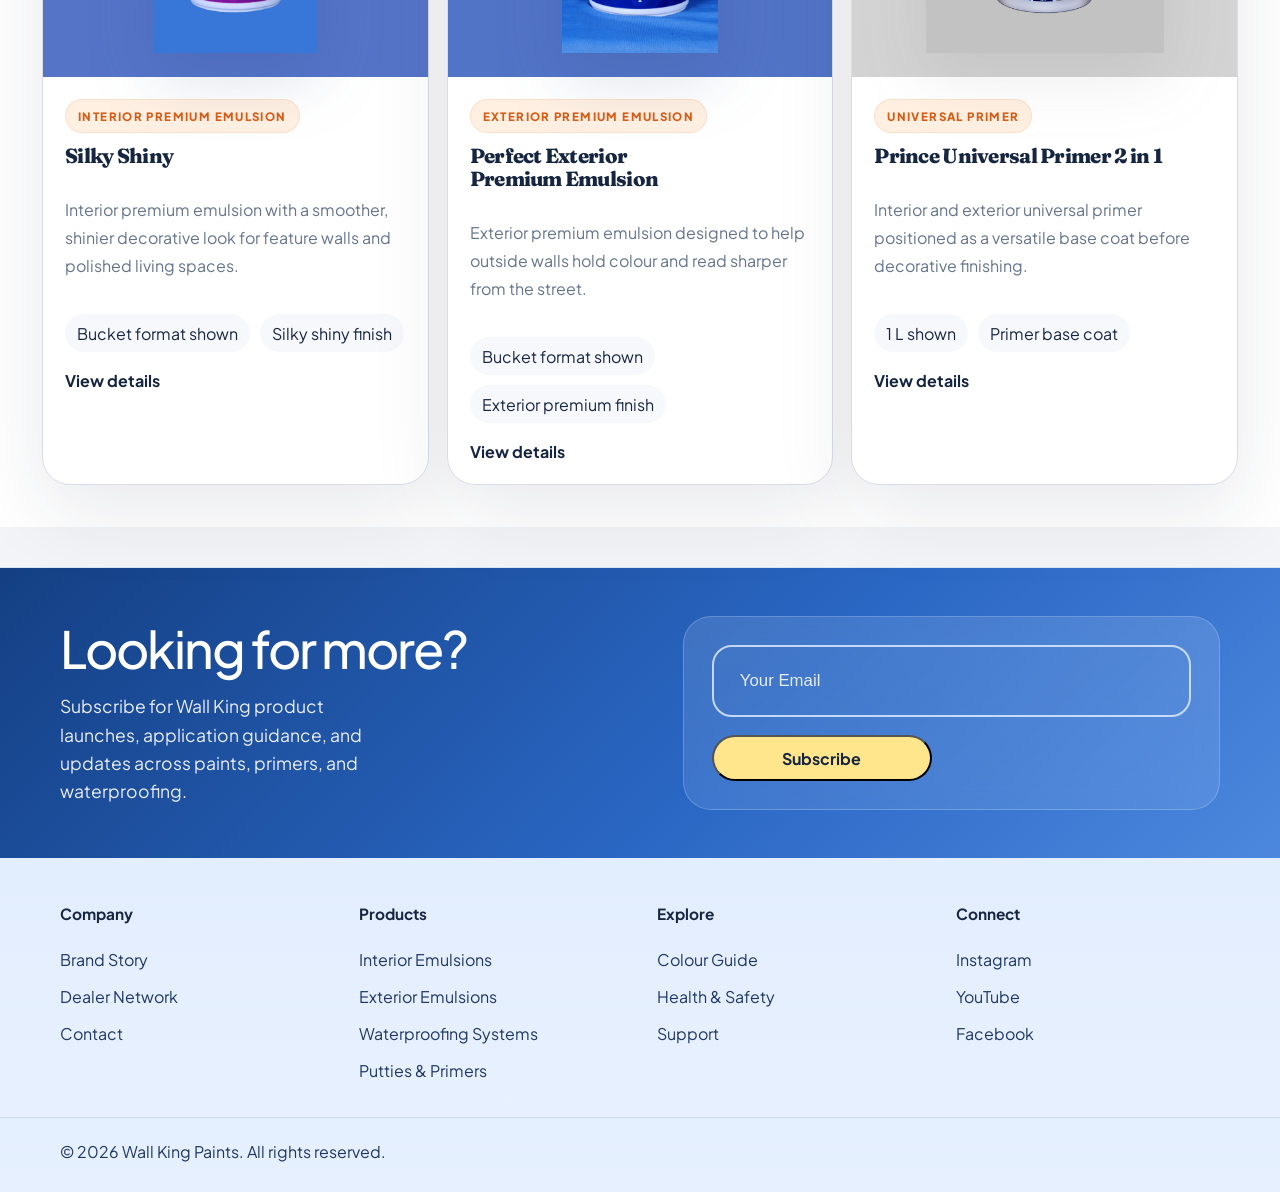
<file: product.html>
<!DOCTYPE html>
<html lang="en">
<head>
  <meta charset="UTF-8">
  <meta name="viewport" content="width=device-width, initial-scale=1.0">
  <title>Product | Wall King Paints</title>
  <meta name="description" content="Detailed Wall King product information with use cases, finish details, and technical highlights.">
  <link rel="preconnect" href="https://fonts.googleapis.com">
  <link rel="preconnect" href="https://fonts.gstatic.com" crossorigin>
  <link href="https://fonts.googleapis.com/css2?family=Plus+Jakarta+Sans:wght@400;500;600;700;800&family=Fraunces:opsz,wght@9..144,600;9..144,700&display=swap" rel="stylesheet">
  <link rel="stylesheet" href="styles.css">
</head>
<body data-page="product">
  <div class="page-shell">
    <div class="page-frame">
      <header class="site-header">
        <a class="brand" href="index.html" aria-label="Wall King home">
          <span class="brand__mark brand__mark--image">
            <img src="assets/images/logo.jpeg" alt="Wall King logo">
          </span>
          <span class="brand__text">
            <strong>Wall King</strong>
            <small>Paints & Coatings</small>
          </span>
        </a>

        <button class="menu-toggle" type="button" aria-expanded="false" aria-controls="siteNav">
          Menu
        </button>

        <nav class="site-nav" id="siteNav">
          <div class="nav-mega">
            <a href="products.html" data-nav="products">Products</a>
            <div class="nav-mega__panel">
              <a class="nav-mega__item" href="products.html?filter=interior">
                <img src="assets/images/interior-silky-shiny.jpeg" alt="Interior Paints">
                <span>Interior Paints</span>
              </a>
              <a class="nav-mega__item" href="products.html?filter=exterior">
                <img src="assets/images/exterior-perfect.jpeg" alt="Exterior Paints">
                <span>Exterior Paints</span>
              </a>
              <a class="nav-mega__item" href="products.html?filter=waterproofing">
                <img src="assets/images/elasto-shield.jpeg" alt="Waterproofing">
                <span>Waterproofing Systems</span>
              </a>
              <a class="nav-mega__item" href="products.html?filter=preparation">
                <img src="assets/images/prince-primer.jpeg" alt="Primers and Putties">
                <span>Putties & Primers</span>
              </a>
              <a class="nav-mega__item" href="products.html?filter=specialty">
                <img src="assets/images/prince-enamel-can.jpeg" alt="Enamels">
                <span>Enamels</span>
              </a>
              <a class="nav-mega__item" href="products.html?filter=specialty">
                <img src="assets/images/tile-adhesive.jpeg" alt="Other Products">
                <span>Other Products</span>
              </a>
            </div>
          </div>
          <a href="index.html#colour-guide" data-nav="home">Get Inspired</a>
          <a href="contact.html" data-nav="contact">Contact Us</a>
        </nav>
      </header>

      <main id="productPage"></main>

      <section class="section-block related-products-strip">
        <div class="section-heading reveal">
          <p class="eyebrow">Related products</p>
          <h2>Explore other systems in the Wall King range.</h2>
        </div>
        <div class="catalog-grid reveal" id="relatedProducts"></div>
      </section>
    </div>

    <footer class="site-footer site-footer--indigo">
      <section class="footer-newsletter">
        <div class="footer-newsletter__copy">
          <h2>Looking for more?</h2>
          <p>Subscribe for Wall King product launches, application guidance, and updates across paints, primers, and waterproofing.</p>
        </div>
        <form class="footer-newsletter__form">
          <input type="email" placeholder="Your Email">
          <button class="button" type="button">Subscribe</button>
        </form>
      </section>

      <div class="site-footer__grid">
        <div class="site-footer__column">
          <strong>Company</strong>
          <a href="about.html">Brand Story</a>
          <a href="contact.html">Dealer Network</a>
          <a href="contact.html">Contact</a>
        </div>
        <div class="site-footer__column">
          <strong>Products</strong>
          <a href="products.html?filter=interior">Interior Emulsions</a>
          <a href="products.html?filter=exterior">Exterior Emulsions</a>
          <a href="products.html?filter=waterproofing">Waterproofing Systems</a>
          <a href="products.html?filter=preparation">Putties & Primers</a>
        </div>
        <div class="site-footer__column">
          <strong>Explore</strong>
          <a href="index.html#colour-guide">Colour Guide</a>
          <a href="health.html">Health & Safety</a>
          <a href="contact.html">Support</a>
        </div>
        <div class="site-footer__column">
          <strong>Connect</strong>
          <a href="contact.html">Instagram</a>
          <a href="contact.html">YouTube</a>
          <a href="contact.html">Facebook</a>
        </div>
      </div>

      <div class="site-footer__bottom">
        <p>&copy; 2026 Wall King Paints. All rights reserved.</p>
      </div>
    </footer>
  </div>

  <script src="products-data.js"></script>
  <script src="app.js"></script>
</body>
</html>
</file>
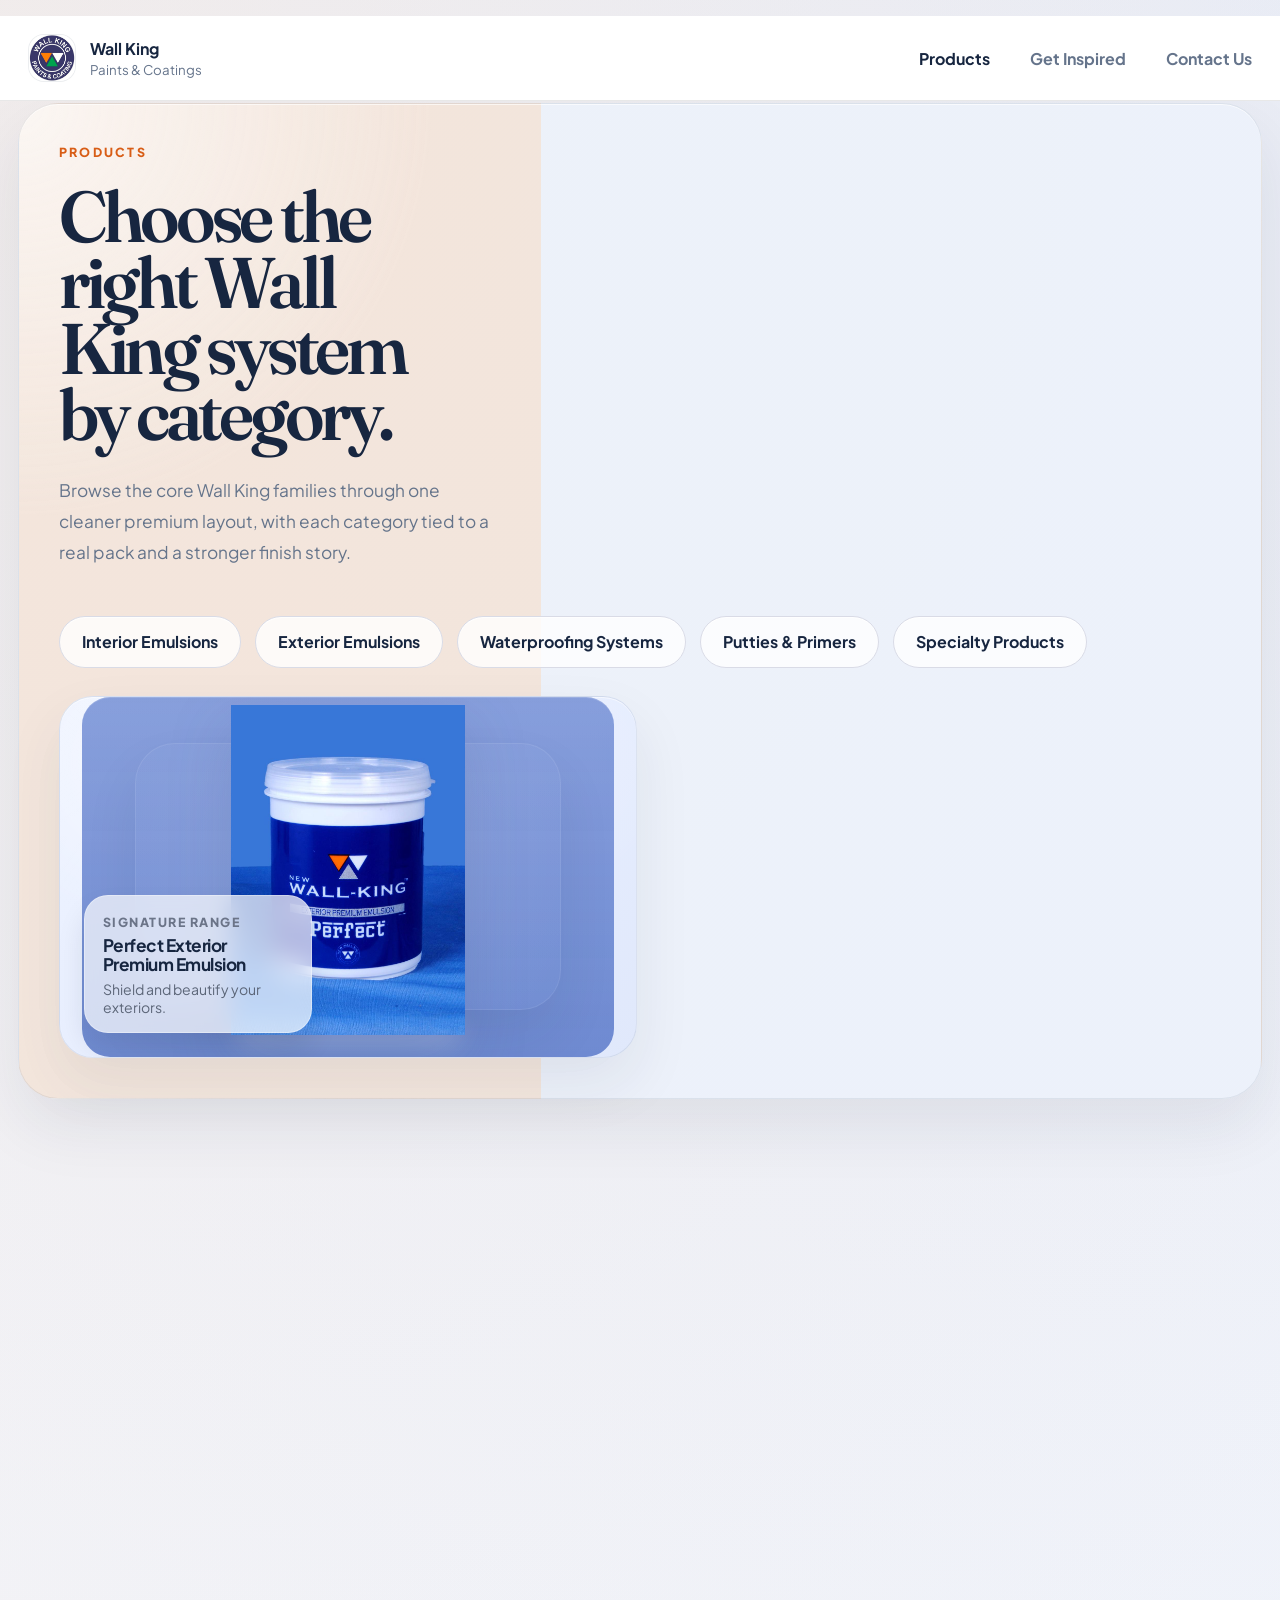
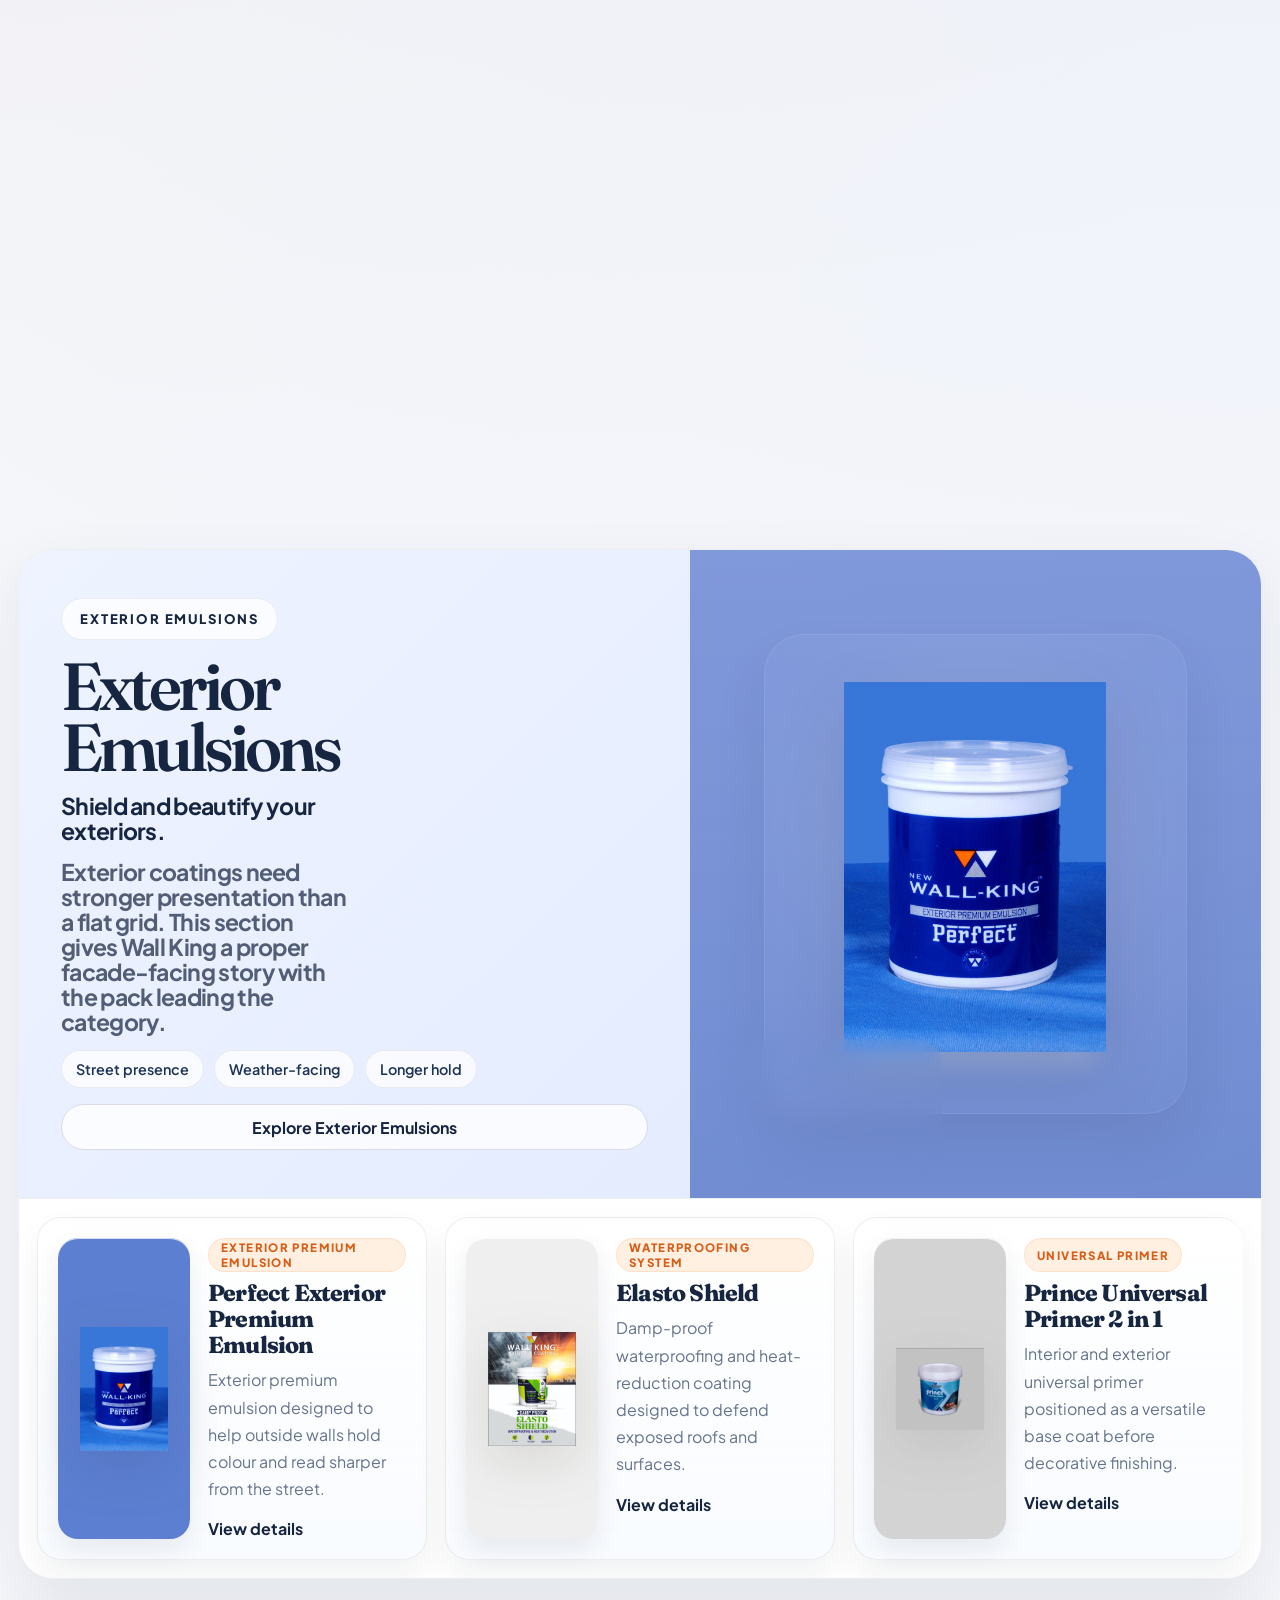
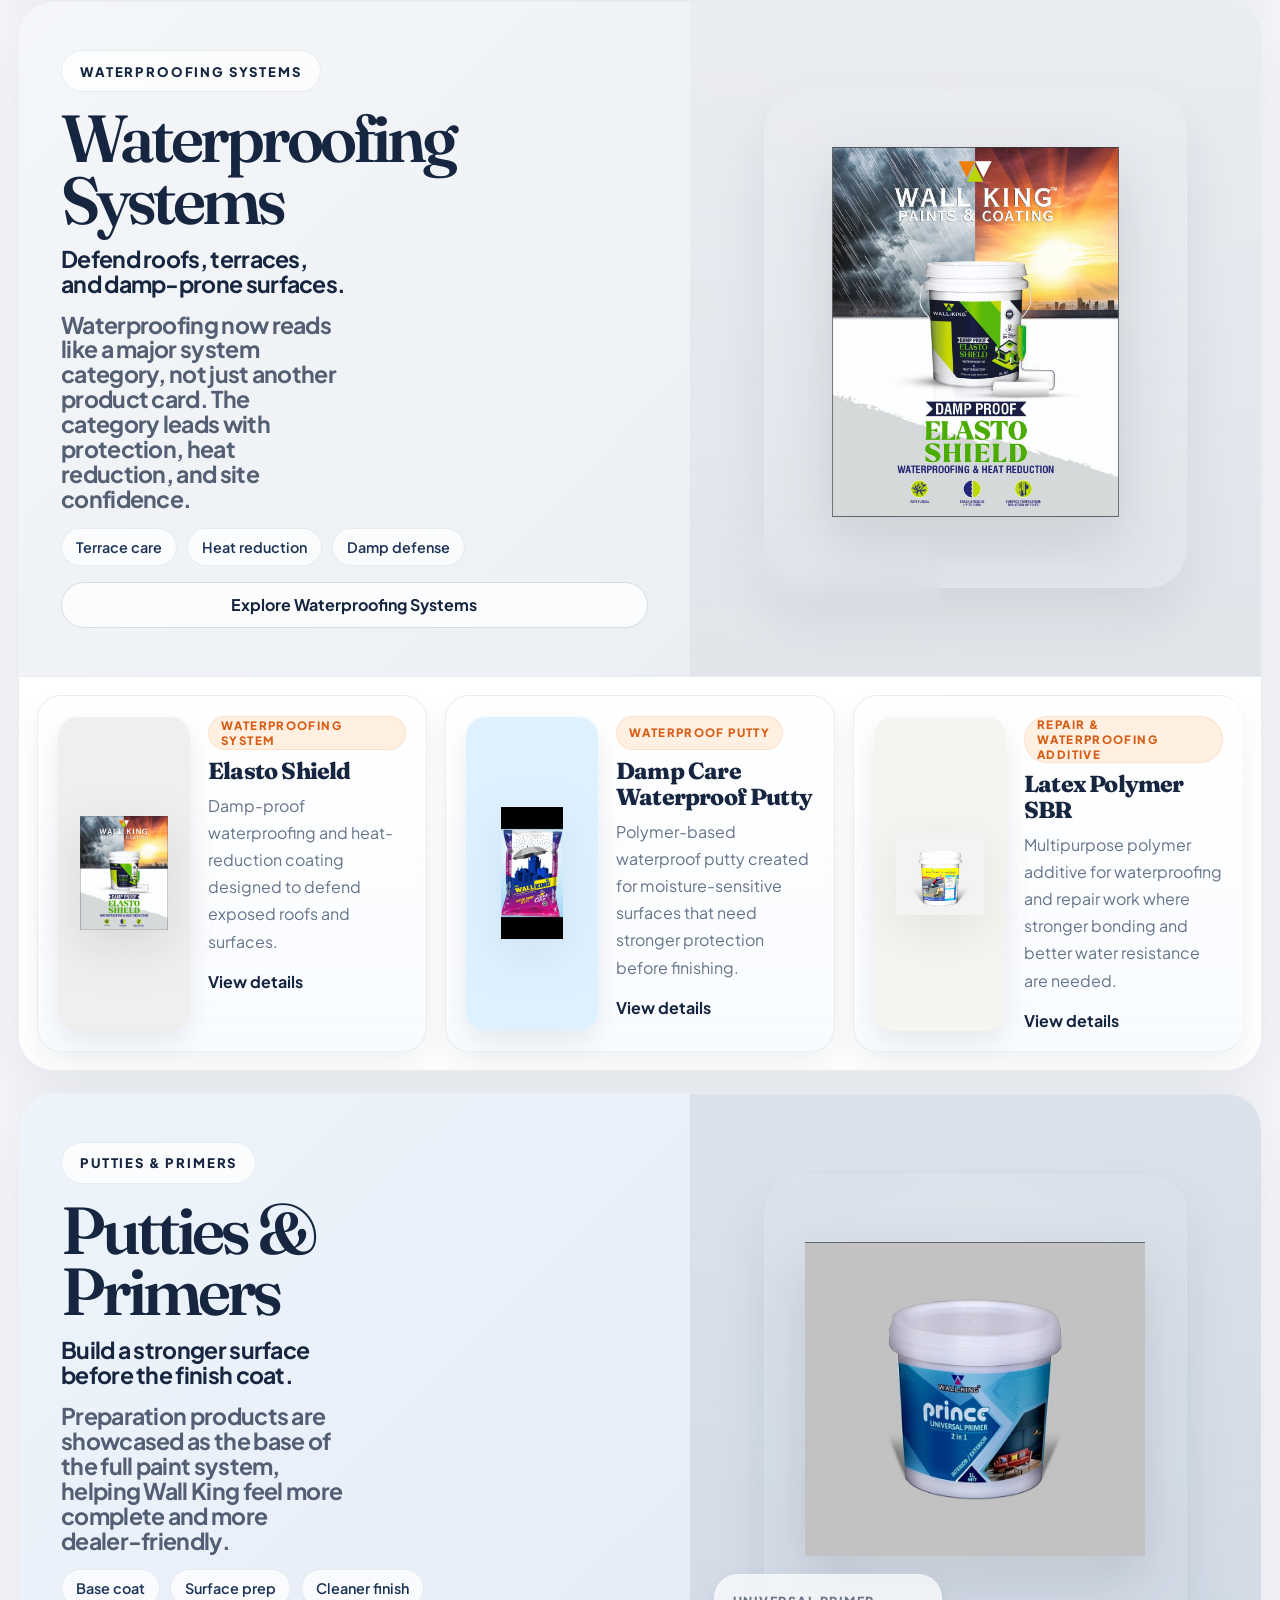
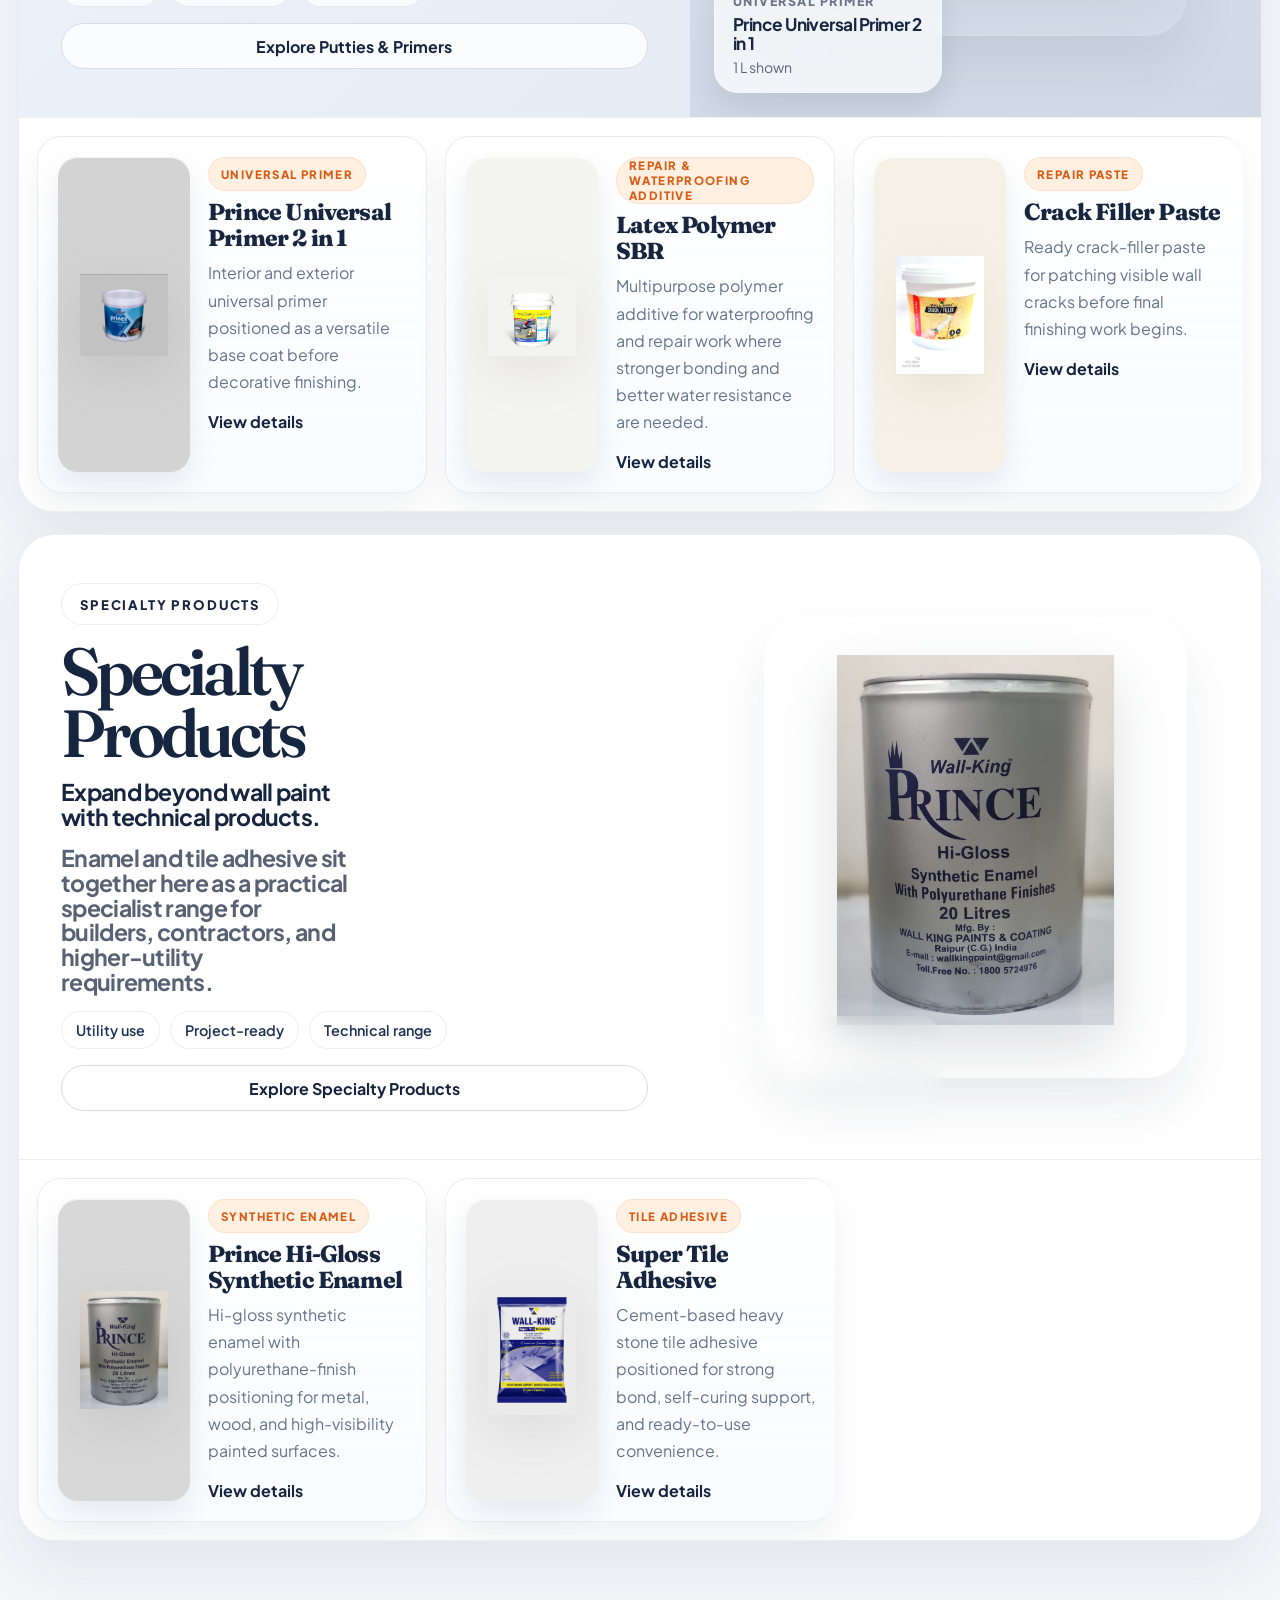
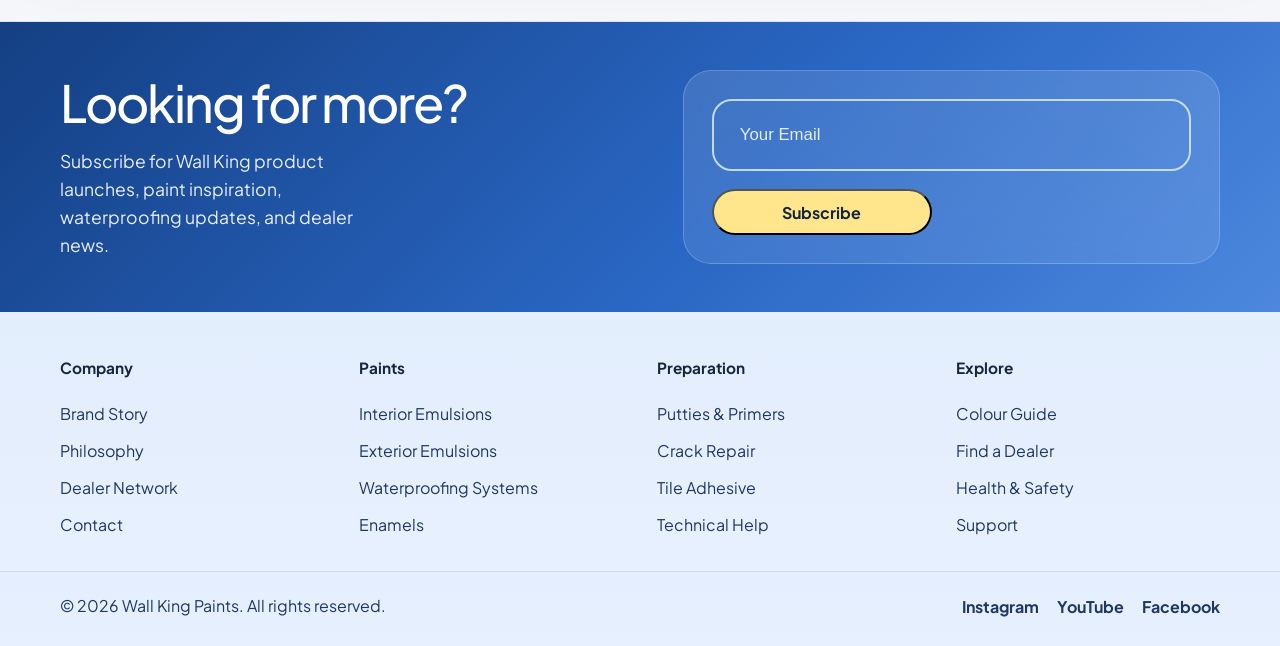
<file: products.html>
<!DOCTYPE html>
<html lang="en">
<head>
  <meta charset="UTF-8">
  <meta name="viewport" content="width=device-width, initial-scale=1.0">
  <title>Products | Wall King Paints</title>
  <meta name="description" content="Browse Wall King Paints interior, exterior, and surface preparation products.">
  <link rel="preconnect" href="https://fonts.googleapis.com">
  <link rel="preconnect" href="https://fonts.gstatic.com" crossorigin>
  <link href="https://fonts.googleapis.com/css2?family=Plus+Jakarta+Sans:wght@400;500;600;700;800&family=Fraunces:opsz,wght@9..144,600;9..144,700&display=swap" rel="stylesheet">
  <link rel="stylesheet" href="styles.css">
</head>
<body data-page="products">
  <div class="page-shell">
    <div class="page-frame">
      <header class="site-header">
        <a class="brand" href="index.html" aria-label="Wall King home">
          <span class="brand__mark brand__mark--image">
            <img src="assets/images/logo.jpeg" alt="Wall King logo">
          </span>
          <span class="brand__text">
            <strong>Wall King</strong>
            <small>Paints & Coatings</small>
          </span>
        </a>

        <button class="menu-toggle" type="button" aria-expanded="false" aria-controls="siteNav">
          Menu
        </button>

        <nav class="site-nav" id="siteNav">
          <div class="nav-mega">
            <a href="products.html" data-nav="products">Products</a>
            <div class="nav-mega__panel">
              <a class="nav-mega__item" href="products.html?filter=interior">
                <img src="assets/images/interior-silky-shiny.jpeg" alt="Interior Paints">
                <span>Interior Paints</span>
              </a>
              <a class="nav-mega__item" href="products.html?filter=exterior">
                <img src="assets/images/exterior-perfect.jpeg" alt="Exterior Paints">
                <span>Exterior Paints</span>
              </a>
              <a class="nav-mega__item" href="products.html?filter=waterproofing">
                <img src="assets/images/elasto-shield.jpeg" alt="Waterproofing">
                <span>Waterproofing Systems</span>
              </a>
              <a class="nav-mega__item" href="products.html?filter=preparation">
                <img src="assets/images/prince-primer.jpeg" alt="Primers and Putties">
                <span>Putties & Primers</span>
              </a>
              <a class="nav-mega__item" href="products.html?filter=specialty">
                <img src="assets/images/prince-enamel-can.jpeg" alt="Enamels">
                <span>Enamels</span>
              </a>
              <a class="nav-mega__item" href="products.html?filter=specialty">
                <img src="assets/images/tile-adhesive.jpeg" alt="Other Products">
                <span>Other Products</span>
              </a>
            </div>
          </div>
          <a href="index.html#colour-guide" data-nav="home">Get Inspired</a>
          <a href="contact.html" data-nav="contact">Contact Us</a>
        </nav>
      </header>

      <main>
        <section class="products-landing reveal">
          <div class="products-landing__copy">
            <p class="eyebrow">Products</p>
            <h1>Choose the right Wall King system by category.</h1>
            <p class="lead">
              Browse the core Wall King families through one cleaner premium layout, with each category tied to a real pack and a stronger finish story.
            </p>
          </div>
          <div class="products-landing__nav" id="productsCategoryNav"></div>
          <div class="products-landing__stage" id="productsLandingStage"></div>
        </section>

        <section class="products-scroll-stack" id="productStories"></section>
      </main>
    </div>

    <footer class="site-footer site-footer--indigo">
      <section class="footer-newsletter">
        <div class="footer-newsletter__copy">
          <h2>Looking for more?</h2>
          <p>Subscribe for Wall King product launches, paint inspiration, waterproofing updates, and dealer news.</p>
        </div>
        <form class="footer-newsletter__form">
          <input type="email" placeholder="Your Email">
          <button class="button" type="button">Subscribe</button>
        </form>
      </section>

      <div class="site-footer__grid">
        <div class="site-footer__column">
          <strong>Company</strong>
          <a href="about.html">Brand Story</a>
          <a href="about.html">Philosophy</a>
          <a href="contact.html">Dealer Network</a>
          <a href="contact.html">Contact</a>
        </div>
        <div class="site-footer__column">
          <strong>Paints</strong>
          <a href="products.html?filter=interior">Interior Emulsions</a>
          <a href="products.html?filter=exterior">Exterior Emulsions</a>
          <a href="products.html?filter=waterproofing">Waterproofing Systems</a>
          <a href="products.html?filter=specialty">Enamels</a>
        </div>
        <div class="site-footer__column">
          <strong>Preparation</strong>
          <a href="products.html?filter=preparation">Putties & Primers</a>
          <a href="products.html?filter=preparation">Crack Repair</a>
          <a href="products.html?filter=specialty">Tile Adhesive</a>
          <a href="contact.html">Technical Help</a>
        </div>
        <div class="site-footer__column">
          <strong>Explore</strong>
          <a href="index.html#colour-guide">Colour Guide</a>
          <a href="contact.html">Find a Dealer</a>
          <a href="health.html">Health & Safety</a>
          <a href="contact.html">Support</a>
        </div>
      </div>

      <div class="site-footer__bottom">
        <p>&copy; 2026 Wall King Paints. All rights reserved.</p>
        <div class="site-footer__socials">
          <a href="contact.html">Instagram</a>
          <a href="contact.html">YouTube</a>
          <a href="contact.html">Facebook</a>
        </div>
      </div>
    </footer>
  </div>

  <script src="products-data.js"></script>
  <script src="app.js"></script>
</body>
</html>
</file>
<file: styles.css>
:root {
  --bg: #f3f4f8;
  --bg-soft: #eef0f5;
  --surface: #ffffff;
  --surface-alt: #f7f8fc;
  --line: #d9dbe6;
  --text: #172640;
  --muted: #65748b;
  --brand: #f27c1f;
  --brand-deep: #d85d16;
  --brand-soft: #fff0e2;
  --sky: #d8e7ff;
  --navy: #16253f;
  --mint: #dceadf;
  --shadow: 0 26px 80px rgba(25, 39, 66, 0.1);
  --radius-xl: 36px;
  --radius-lg: 28px;
  --radius-md: 20px;
  --container: 1200px;
}

* {
  box-sizing: border-box;
}

html {
  scroll-behavior: smooth;
}

body {
  margin: 0;
  min-height: 100vh;
  overflow-x: hidden;
  font-family: "Plus Jakarta Sans", sans-serif;
  color: var(--text);
  background:
    radial-gradient(circle at 10% 8%, rgba(242, 124, 31, 0.18), transparent 22%),
    radial-gradient(circle at 90% 6%, rgba(123, 162, 255, 0.18), transparent 26%),
    linear-gradient(180deg, #f7f7fa 0%, #f0f2f7 48%, #ebedf4 100%);
}

img {
  display: block;
  max-width: 100%;
}

a {
  color: inherit;
  text-decoration: none;
}

button {
  font: inherit;
  color: inherit;
  cursor: pointer;
}

.page-shell {
  position: relative;
}

.topbar {
  display: flex;
  justify-content: space-between;
  gap: 16px;
  align-items: center;
  padding: 12px min(4vw, 44px);
  background: var(--navy);
  color: rgba(255, 255, 255, 0.92);
  font-size: 0.92rem;
}

.topbar p {
  margin: 0;
  max-width: 100%;
  overflow-wrap: anywhere;
}

.topbar__actions {
  display: flex;
  gap: 18px;
  flex-wrap: wrap;
}

.topbar__actions a {
  color: #fff6ea;
}

.page-frame {
  width: min(calc(100% - 32px), var(--container));
  margin: 24px auto 36px;
}

.site-header {
  position: sticky;
  top: 16px;
  z-index: 20;
  display: grid;
  grid-template-columns: auto 1fr auto;
  gap: 20px;
  align-items: center;
  padding: 16px 20px;
  margin-bottom: 28px;
  border: 1px solid rgba(16, 50, 77, 0.08);
  border-radius: 999px;
  background: rgba(255, 255, 255, 0.9);
  backdrop-filter: blur(16px);
  box-shadow: var(--shadow);
}

.brand {
  display: inline-flex;
  align-items: center;
  gap: 14px;
  min-width: 0;
}

.brand__mark {
  display: grid;
  place-items: center;
  width: 48px;
  height: 48px;
  border-radius: 16px;
  background: linear-gradient(135deg, var(--brand), var(--brand-deep));
  color: #fff;
  font-weight: 800;
  letter-spacing: 0.08em;
  overflow: hidden;
}

.brand__mark--image {
  padding: 0;
  background: #fff;
  border: 1px solid rgba(22, 37, 63, 0.08);
}

.brand__mark--image img {
  width: 100%;
  height: 100%;
  object-fit: cover;
}

.brand__text strong,
.site-nav a,
.button,
.header-cta,
.filter-chip,
.room-chip,
.pill {
  font-weight: 700;
}

.brand__text strong {
  display: block;
  font-size: 1rem;
  white-space: nowrap;
}

.brand__text small {
  display: block;
  margin-top: 2px;
  color: var(--muted);
  white-space: nowrap;
}

.site-nav {
  display: flex;
  justify-content: center;
  gap: 28px;
}

.site-nav a {
  color: var(--muted);
  transition: color 160ms ease;
}

.site-nav a:hover,
.site-nav a.is-current {
  color: var(--navy);
}

.header-cta,
.button {
  display: inline-flex;
  align-items: center;
  justify-content: center;
  min-height: 48px;
  padding: 0 20px;
  border-radius: 999px;
  transition: transform 160ms ease, box-shadow 160ms ease, background 160ms ease;
}

.header-cta,
.button--primary {
  background: linear-gradient(135deg, var(--brand), var(--brand-deep));
  color: #fff;
  box-shadow: 0 14px 28px rgba(242, 107, 29, 0.24);
}

.button--ghost {
  border: 1px solid var(--line);
  background: rgba(255, 255, 255, 0.8);
  color: var(--navy);
}

.button:hover,
.header-cta:hover,
.catalog-card:hover,
.filter-chip:hover,
.room-chip:hover {
  transform: translateY(-2px);
}

.menu-toggle {
  display: none;
  padding: 10px 14px;
  border: 1px solid var(--line);
  border-radius: 999px;
  background: #fff;
}

.hero,
.page-hero,
.section-block {
  margin-bottom: 28px;
}

.home-main {
  display: grid;
  gap: 30px;
}

.reel-hero {
  position: relative;
  overflow: hidden;
  padding: 34px;
  border: 1px solid rgba(22, 37, 63, 0.08);
  border-radius: 44px;
  background:
    radial-gradient(circle at 12% 20%, rgba(242, 124, 31, 0.18), transparent 28%),
    radial-gradient(circle at 82% 16%, rgba(115, 168, 255, 0.16), transparent 30%),
    linear-gradient(145deg, rgba(255, 247, 241, 0.98), rgba(239, 243, 251, 0.98));
  box-shadow: var(--shadow);
}

.reel-hero__backdrop {
  position: absolute;
  inset: 0;
  background-image:
    linear-gradient(rgba(22, 37, 63, 0.03) 1px, transparent 1px),
    linear-gradient(90deg, rgba(22, 37, 63, 0.03) 1px, transparent 1px);
  background-size: 34px 34px;
  mask-image: radial-gradient(circle at center, black 38%, transparent 92%);
  opacity: 0.6;
}

.reel-hero__copy,
.reel-hero__stage {
  position: relative;
  z-index: 1;
}

.reel-hero {
  display: grid;
  grid-template-columns: minmax(0, 0.94fr) minmax(0, 1.06fr);
  gap: 28px;
  align-items: stretch;
}

.pulse-tag {
  display: inline-flex;
  align-items: center;
  gap: 10px;
  width: fit-content;
  margin-bottom: 20px;
  padding: 10px 14px;
  border-radius: 999px;
  background: rgba(255, 255, 255, 0.74);
  border: 1px solid rgba(22, 37, 63, 0.08);
}

.pulse-tag span {
  width: 10px;
  height: 10px;
  border-radius: 999px;
  background: var(--brand);
  box-shadow: 0 0 0 rgba(242, 124, 31, 0.6);
  animation: pulseDot 1.8s infinite;
}

.pulse-tag p {
  margin: 0;
  font-size: 0.88rem;
  font-weight: 700;
  color: var(--navy);
}

@keyframes pulseDot {
  0% {
    box-shadow: 0 0 0 0 rgba(242, 124, 31, 0.55);
  }
  70% {
    box-shadow: 0 0 0 12px rgba(242, 124, 31, 0);
  }
  100% {
    box-shadow: 0 0 0 0 rgba(242, 124, 31, 0);
  }
}

.hero-signal-grid {
  display: grid;
  gap: 14px;
}

.hero-signal-grid article {
  padding: 18px 20px;
  border-radius: 22px;
  background: rgba(255, 255, 255, 0.76);
  border: 1px solid rgba(22, 37, 63, 0.08);
  box-shadow: var(--shadow);
}

.hero-signal-grid strong {
  display: block;
  margin-bottom: 8px;
}

.hero-signal-grid span {
  color: var(--muted);
  line-height: 1.6;
}

.reel-hero__stage {
  position: relative;
  display: grid;
  gap: 20px;
  padding: 26px;
  border-radius: 38px;
  background:
    linear-gradient(145deg, rgba(255, 246, 236, 0.82), rgba(240, 245, 255, 0.92)),
    var(--surface);
  border: 1px solid rgba(22, 37, 63, 0.08);
}

.reel-hero__glow {
  position: absolute;
  border-radius: 999px;
  filter: blur(14px);
  opacity: 0.9;
}

.reel-hero__glow--orange {
  top: -34px;
  right: 40px;
  width: 160px;
  height: 160px;
  background: radial-gradient(circle, rgba(242, 124, 31, 0.36), rgba(242, 124, 31, 0));
}

.reel-hero__glow--lime {
  bottom: -20px;
  left: -10px;
  width: 180px;
  height: 180px;
  background: radial-gradient(circle, rgba(164, 223, 62, 0.28), rgba(164, 223, 62, 0));
}

.hero-product-frame,
.hero-film-cards {
  position: relative;
  z-index: 1;
}

.hero-product-frame {
  padding: 20px;
  border-radius: 30px;
  background: rgba(255, 255, 255, 0.86);
  border: 1px solid rgba(22, 37, 63, 0.08);
}

.hero-product-frame__meta {
  display: flex;
  justify-content: space-between;
  gap: 12px;
  align-items: center;
  margin-bottom: 14px;
}

.hero-product-frame__meta span,
.hero-product-frame__meta a {
  font-size: 0.84rem;
  font-weight: 800;
}

.hero-product-frame__meta span {
  color: var(--navy);
  letter-spacing: 0.14em;
  text-transform: uppercase;
}

.hero-product-frame__meta a {
  color: var(--brand-deep);
}

.hero-film-cards {
  display: grid;
  grid-template-columns: repeat(2, minmax(0, 1fr));
  gap: 16px;
}

.hero-film-card {
  min-height: 170px;
  padding: 24px;
  border-radius: 28px;
}

.hero-film-card span {
  display: inline-block;
  margin-bottom: 10px;
  font-size: 0.76rem;
  font-weight: 800;
  letter-spacing: 0.16em;
  text-transform: uppercase;
}

.hero-film-card--midnight {
  color: #fff;
  background: linear-gradient(145deg, #24375b, #304972);
}

.hero-film-card--sunset {
  color: var(--navy);
  background: linear-gradient(145deg, #ffe8bf, #ffd08b);
}

.motion-ribbon {
  display: grid;
  gap: 18px;
}

.motion-ribbon__head {
  display: grid;
  gap: 10px;
}

.motion-ribbon__head h2 {
  max-width: 12ch;
}

.product-marquee {
  overflow: hidden;
  padding-bottom: 6px;
}

.product-marquee__track {
  display: flex;
  gap: 16px;
  width: max-content;
  animation: productScroll 30s linear infinite;
}

@keyframes productScroll {
  from {
    transform: translateX(0);
  }
  to {
    transform: translateX(-50%);
  }
}

.marquee-product-card {
  width: 220px;
  padding: 16px;
  border-radius: 26px;
  background: rgba(255, 255, 255, 0.86);
  border: 1px solid rgba(22, 37, 63, 0.08);
  box-shadow: var(--shadow);
}

.marquee-product-card__visual {
  display: grid;
  place-items: center;
  min-height: 200px;
  padding: 14px;
  border-radius: 20px;
  background: linear-gradient(180deg, rgba(255, 255, 255, 0.86), rgba(243, 246, 252, 0.9));
}

.marquee-product-card__visual img {
  max-width: 100%;
  max-height: 180px;
  object-fit: contain;
}

.marquee-product-card__body {
  padding: 14px 4px 2px;
}

.marquee-product-card__body span,
.marquee-product-card__body strong {
  display: block;
}

.marquee-product-card__body span {
  color: var(--brand-deep);
  font-size: 0.72rem;
  font-weight: 800;
  letter-spacing: 0.12em;
  text-transform: uppercase;
}

.marquee-product-card__body strong {
  margin-top: 8px;
  font-size: 1rem;
}

.story-stack {
  display: grid;
  gap: 24px;
}

.story-stack__panel {
  position: relative;
  overflow: hidden;
  padding: 30px;
  border-radius: 36px;
  border: 1px solid rgba(22, 37, 63, 0.08);
  box-shadow: var(--shadow);
}

.story-stack__panel--navy {
  background: linear-gradient(145deg, #1e2f4c, #283e63);
  color: #fff;
}

.story-stack__panel--navy .eyebrow,
.story-stack__panel--navy h2 {
  color: #fff;
}

.story-stack__panel--light {
  background:
    linear-gradient(145deg, rgba(255, 246, 237, 0.96), rgba(242, 246, 255, 0.98)),
    var(--surface);
}

.story-stack__panel--glass {
  background:
    linear-gradient(145deg, rgba(255, 255, 255, 0.8), rgba(243, 246, 252, 0.96)),
    var(--surface);
}

.colour-guide {
  display: grid;
  gap: 18px;
}

.colour-guide__tabs {
  display: flex;
  gap: 12px;
  flex-wrap: wrap;
}

.guide-tab {
  min-height: 46px;
  padding: 0 18px;
  border-radius: 999px;
  border: 1px solid rgba(22, 37, 63, 0.08);
  background: rgba(255, 255, 255, 0.88);
  color: var(--navy);
  font-weight: 700;
}

.guide-tab.is-active {
  background: var(--navy);
  color: #fff;
  border-color: transparent;
}

.colour-guide__panel {
  display: grid;
  grid-template-columns: minmax(0, 0.9fr) minmax(0, 1.1fr);
  gap: 18px;
  padding: 24px;
  border-radius: 30px;
  border: 1px solid rgba(22, 37, 63, 0.08);
  background: rgba(255, 255, 255, 0.88);
}

.colour-guide__copy {
  display: grid;
  align-content: start;
  gap: 12px;
}

.colour-guide__copy p {
  margin: 0;
  color: var(--muted);
  line-height: 1.75;
}

.colour-guide__swatches {
  display: grid;
  grid-template-columns: repeat(3, minmax(0, 1fr));
  gap: 14px;
}

.guide-swatch {
  overflow: hidden;
  border-radius: 20px;
  background: var(--surface-alt);
}

.guide-swatch__tone {
  height: 100px;
}

.guide-swatch strong {
  display: block;
  padding: 14px 14px 16px;
}

.dealer-strip {
  display: grid;
  grid-template-columns: minmax(0, 1fr) auto;
  gap: 20px;
  align-items: center;
}

.dealer-strip__actions {
  display: flex;
  gap: 12px;
  flex-wrap: wrap;
}

.hero--statement {
  margin-bottom: 0;
}

.statement-grid {
  display: grid;
  grid-template-columns: minmax(0, 0.95fr) minmax(0, 1.05fr);
  gap: 28px;
  align-items: stretch;
}

.statement-copy,
.statement-stage {
  min-width: 0;
}

.statement-copy {
  display: grid;
  align-content: start;
  padding: 28px 0 0;
}

.statement-lead {
  max-width: 58ch;
}

.statement-metrics {
  display: grid;
  gap: 14px;
}

.statement-metrics article {
  padding: 18px 20px;
  border: 1px solid rgba(22, 37, 63, 0.08);
  border-radius: 22px;
  background: rgba(255, 255, 255, 0.72);
  box-shadow: var(--shadow);
}

.statement-metrics strong {
  display: block;
  margin-bottom: 8px;
}

.statement-metrics span {
  color: var(--muted);
  line-height: 1.6;
}

.statement-stage {
  position: relative;
  display: grid;
  gap: 18px;
  padding: 28px;
  overflow: hidden;
  border: 1px solid rgba(22, 37, 63, 0.08);
  border-radius: 42px;
  background:
    linear-gradient(145deg, rgba(255, 245, 236, 0.92), rgba(235, 241, 255, 0.96)),
    var(--surface);
  box-shadow: var(--shadow);
}

.floating-orb {
  position: absolute;
  border-radius: 999px;
  filter: blur(4px);
  opacity: 0.7;
}

.floating-orb--orange {
  top: -36px;
  right: 110px;
  width: 140px;
  height: 140px;
  background: radial-gradient(circle, rgba(242, 124, 31, 0.42), rgba(242, 124, 31, 0));
}

.floating-orb--blue {
  bottom: -40px;
  left: -10px;
  width: 180px;
  height: 180px;
  background: radial-gradient(circle, rgba(130, 164, 255, 0.36), rgba(130, 164, 255, 0));
}

.mood-card {
  position: relative;
  z-index: 1;
  padding: 22px;
  border-radius: 30px;
  border: 1px solid rgba(22, 37, 63, 0.08);
  background: rgba(255, 255, 255, 0.78);
}

.mood-card__header {
  display: flex;
  justify-content: space-between;
  gap: 12px;
  align-items: center;
  margin-bottom: 16px;
}

.mood-card__header span,
.mood-card__header a {
  font-size: 0.85rem;
  font-weight: 700;
}

.mood-card__header span {
  color: var(--navy);
  letter-spacing: 0.12em;
  text-transform: uppercase;
}

.mood-card__header a {
  color: var(--brand-deep);
}

.mini-editorial {
  position: relative;
  z-index: 1;
  display: grid;
  grid-template-columns: repeat(2, minmax(0, 1fr));
  gap: 18px;
}

.mini-editorial__card {
  min-height: 180px;
  padding: 24px;
  border-radius: 28px;
}

.mini-editorial__card span {
  display: inline-block;
  margin-bottom: 12px;
  font-size: 0.76rem;
  font-weight: 800;
  letter-spacing: 0.16em;
  text-transform: uppercase;
}

.mini-editorial__card--dark {
  color: #fff;
  background: linear-gradient(145deg, #1d2f4d, #2d4164);
}

.mini-editorial__card--light {
  color: var(--navy);
  background: linear-gradient(145deg, #fff0d3, #ffd69f);
}

.marquee-band {
  display: grid;
  grid-template-columns: auto 1fr;
  gap: 22px;
  align-items: center;
}

.marquee-band__copy h2 {
  max-width: 9ch;
}

.marquee-track {
  display: flex;
  gap: 14px;
  flex-wrap: wrap;
  justify-content: flex-end;
}

.marquee-track span {
  display: inline-flex;
  align-items: center;
  min-height: 44px;
  padding: 0 18px;
  border-radius: 999px;
  background: var(--navy);
  color: #fff;
  font-size: 0.9rem;
  font-weight: 700;
}

.immersive-grid {
  display: grid;
  grid-template-columns: minmax(0, 0.88fr) minmax(0, 1.12fr);
  gap: 28px;
}

.immersive-panel {
  padding: 30px;
  border: 1px solid rgba(22, 37, 63, 0.08);
  border-radius: 34px;
  box-shadow: var(--shadow);
}

.immersive-panel--rooms {
  background: linear-gradient(145deg, #182740, #2a4062);
  color: #fff;
}

.immersive-panel--rooms .eyebrow,
.immersive-panel--rooms .immersive-panel__intro p,
.immersive-panel--rooms .room-chip {
  color: #fff;
}

.immersive-panel--rooms .immersive-panel__intro h2 {
  color: #fff;
}

.immersive-panel--palette {
  background:
    linear-gradient(145deg, rgba(255, 244, 235, 0.96), rgba(244, 247, 255, 0.96)),
    var(--surface);
}

.immersive-panel__intro {
  display: grid;
  gap: 12px;
  margin-bottom: 22px;
}

.immersive-panel__intro h2 {
  max-width: 12ch;
}

.room-chips--large {
  display: grid;
  grid-template-columns: repeat(2, minmax(0, 1fr));
}

.room-chip--large {
  justify-content: flex-start;
  min-height: 58px;
  padding: 0 18px;
  font-size: 1rem;
  border-color: rgba(255, 255, 255, 0.18);
  background: rgba(255, 255, 255, 0.06);
}

.swatch-grid--editorial {
  grid-template-columns: repeat(2, minmax(0, 1fr));
}

.swatch-grid--editorial .swatch-card {
  background: rgba(255, 255, 255, 0.82);
}

.spotlight-section {
  background:
    linear-gradient(145deg, rgba(255, 255, 255, 0.7), rgba(247, 249, 253, 0.92)),
    var(--surface);
}

.system-grid {
  display: grid;
  grid-template-columns: repeat(3, minmax(0, 1fr));
  gap: 18px;
}

.system-card {
  padding: 24px;
  border: 1px solid rgba(22, 37, 63, 0.08);
  border-radius: 28px;
  background: rgba(255, 255, 255, 0.9);
  box-shadow: var(--shadow);
}

.system-card__step {
  display: inline-block;
  margin-bottom: 14px;
  color: var(--brand-deep);
  font-size: 0.86rem;
  font-weight: 800;
  letter-spacing: 0.18em;
}

.system-card h3 {
  margin-bottom: 12px;
}

.system-card p {
  margin: 0;
  color: var(--muted);
  line-height: 1.75;
}

.featured-band--bold,
.advice-layout--editorial,
.cta-slab--immersive {
  background:
    linear-gradient(145deg, rgba(255, 255, 255, 0.76), rgba(244, 247, 252, 0.94)),
    var(--surface);
}

.featured-showcase--bold {
  grid-template-columns: minmax(0, 1.25fr) repeat(2, minmax(0, 0.875fr));
}

.advice-grid--editorial {
  grid-template-columns: repeat(3, minmax(0, 1fr));
}

.trust-band--premium article {
  background:
    linear-gradient(145deg, rgba(255, 255, 255, 0.88), rgba(248, 249, 253, 0.92)),
    var(--surface);
}

.brand-hero {
  display: grid;
  grid-template-columns: minmax(0, 0.95fr) minmax(0, 1.05fr);
  gap: 28px;
  padding: 34px;
  border: 1px solid rgba(22, 37, 63, 0.08);
  border-radius: 40px;
  background:
    linear-gradient(145deg, rgba(255, 247, 241, 0.95), rgba(241, 245, 253, 0.98)),
    var(--surface);
  box-shadow: var(--shadow);
}

.brand-hero__copy,
.brand-hero__visual,
.category-grid > *,
.discovery-hub > * {
  min-width: 0;
}

.brand-hero__copy {
  display: grid;
  align-content: start;
  padding-top: 8px;
}

.brand-hero__panel {
  padding: 24px;
  border-radius: 32px;
  background: rgba(255, 255, 255, 0.84);
  border: 1px solid rgba(22, 37, 63, 0.08);
  box-shadow: var(--shadow);
}

.brand-hero__panel-head {
  display: flex;
  justify-content: space-between;
  gap: 12px;
  align-items: center;
  margin-bottom: 16px;
}

.brand-hero__panel-head span,
.brand-hero__panel-head a {
  font-size: 0.84rem;
  font-weight: 800;
}

.brand-hero__panel-head span {
  color: var(--navy);
  letter-spacing: 0.14em;
  text-transform: uppercase;
}

.brand-hero__panel-head a {
  color: var(--brand-deep);
}

.hero-info-strip {
  display: grid;
  gap: 14px;
}

.hero-info-strip article {
  padding: 18px 20px;
  border-radius: 22px;
  background: rgba(255, 255, 255, 0.76);
  border: 1px solid rgba(22, 37, 63, 0.08);
  box-shadow: var(--shadow);
}

.hero-info-strip strong {
  display: block;
  margin-bottom: 8px;
}

.hero-info-strip span {
  color: var(--muted);
  line-height: 1.6;
}

.category-showcase,
.discovery-hub {
  display: grid;
  gap: 18px;
}

.category-grid {
  display: grid;
  grid-template-columns: repeat(4, minmax(0, 1fr));
  gap: 18px;
}

.category-card {
  overflow: hidden;
  border-radius: 28px;
  border: 1px solid rgba(22, 37, 63, 0.08);
  background: rgba(255, 255, 255, 0.88);
  box-shadow: var(--shadow);
}

.category-card__visual {
  display: grid;
  place-items: center;
  min-height: 220px;
  padding: 18px;
  background: linear-gradient(180deg, rgba(255, 255, 255, 0.94), rgba(243, 246, 251, 0.9));
}

.category-card__visual img {
  max-width: 100%;
  max-height: 190px;
  object-fit: contain;
}

.category-card__body {
  display: grid;
  align-content: start;
  gap: 10px;
  padding: 20px;
}

.category-card__body p {
  margin: 0;
  color: var(--muted);
  line-height: 1.75;
}

.discovery-hub {
  grid-template-columns: repeat(2, minmax(0, 1fr));
  gap: 20px;
}

.discovery-hub__rooms,
.discovery-hub__system {
  padding: 28px;
  border-radius: 36px;
  border: 1px solid rgba(22, 37, 63, 0.08);
  box-shadow: var(--shadow);
}

.discovery-hub__rooms {
  background: linear-gradient(145deg, #1e2f4c, #283e63);
  color: #fff;
}

.discovery-hub__rooms .eyebrow,
.discovery-hub__rooms h2 {
  color: #fff;
}

.discovery-hub__system {
  background:
    linear-gradient(145deg, rgba(255, 246, 237, 0.96), rgba(242, 246, 255, 0.98)),
    var(--surface);
}

.hero--home {
  display: grid;
  grid-template-columns: minmax(0, 1fr) minmax(0, 1fr);
  gap: 28px;
  align-items: start;
}

.topbar > *,
.site-header > *,
.hero--home > *,
.hero-panel > *,
.discovery-grid > *,
.discovery-card--wide > *,
.featured-showcase > *,
.product-hero > *,
.product-layout > *,
.cta-slab > * {
  min-width: 0;
}

.eyebrow {
  margin: 0 0 14px;
  color: var(--brand-deep);
  font-size: 0.78rem;
  font-weight: 800;
  letter-spacing: 0.18em;
  text-transform: uppercase;
}

h1,
h2,
h3 {
  margin: 0;
  font-family: "Plus Jakarta Sans", sans-serif;
  line-height: 1.08;
  letter-spacing: -0.045em;
  text-wrap: pretty;
}

h1 {
  font-size: clamp(2.7rem, 5vw, 4.8rem);
  font-weight: 600;
  max-width: 16ch;
}

h2 {
  font-size: clamp(1.75rem, 2.8vw, 2.7rem);
  font-weight: 600;
}

h3 {
  font-size: clamp(1.2rem, 1.6vw, 1.55rem);
  font-weight: 600;
}

.lead,
.catalog-card p,
.detail-panel p,
.timeline-card p,
.hero-panel__text,
.advice-card p,
.contact-copy,
.site-footer p,
.discovery-card p {
  color: var(--muted);
  line-height: 1.75;
  overflow-wrap: anywhere;
}

.hero__copy {
  display: grid;
  align-content: start;
  gap: 0;
  padding: 20px 0 0;
}

.hero__actions,
.cta-slab__actions,
.contact-stack,
.topbar__actions,
.filter-group {
  display: flex;
  gap: 12px;
  flex-wrap: wrap;
}

.hero__actions {
  margin: 28px 0 30px;
}

.hero-points {
  display: grid;
  gap: 16px;
}

.hero-points div {
  padding: 18px 20px;
  border: 1px solid var(--line);
  border-radius: 22px;
  background: rgba(255, 255, 255, 0.72);
  box-shadow: var(--shadow);
}

.hero-points strong,
.product-intro__card strong,
.trust-band strong {
  display: block;
  margin-bottom: 8px;
}

.hero-points span,
.product-intro__card span,
.trust-band span {
  color: var(--muted);
  line-height: 1.6;
}

.hero__visual,
.featured-band,
.advice-layout {
  display: grid;
  gap: 18px;
}

.hero-panel,
.discovery-card,
.catalog-card,
.detail-panel,
.timeline-card,
.cta-slab,
.filter-bar,
.advice-card,
.product-intro__card {
  border: 1px solid var(--line);
  background: var(--surface);
  box-shadow: var(--shadow);
}

.hero-panel {
  display: grid;
  grid-template-columns: minmax(0, 1.15fr) minmax(240px, 0.85fr);
  gap: 22px;
  align-items: stretch;
  padding: 28px;
  border-radius: var(--radius-xl);
  background:
    linear-gradient(135deg, rgba(255, 143, 31, 0.08), rgba(215, 239, 255, 0.4)),
    var(--surface);
}

.hero-panel__content p:first-child {
  margin: 0 0 14px;
  color: var(--navy);
  font-size: 0.82rem;
  font-weight: 800;
  letter-spacing: 0.15em;
  text-transform: uppercase;
}

.hero-panel__content h2 {
  max-width: 8ch;
}

.hero-panel__content {
  display: grid;
  align-content: start;
  gap: 10px;
}

.hero-panel__product {
  display: grid;
  align-items: stretch;
}

.signature-card {
  display: grid;
  align-content: start;
  justify-items: center;
  gap: 18px;
  min-height: 100%;
  padding: 22px;
  border-radius: 28px;
  background: rgba(255, 255, 255, 0.78);
  text-align: center;
}

.signature-card--hero {
  grid-template-columns: minmax(0, 180px) minmax(0, 1fr);
  align-items: center;
  text-align: left;
}

.signature-card__visual {
  display: grid;
  place-items: center;
  min-height: 220px;
  border-radius: 24px;
  background: linear-gradient(180deg, rgba(255, 255, 255, 0.92), rgba(245, 247, 252, 0.9));
}

.signature-card__content {
  display: grid;
  align-content: start;
}

.signature-card img {
  max-height: 220px;
  object-fit: contain;
  filter: drop-shadow(0 28px 34px rgba(15, 36, 56, 0.24));
}

.signature-card .pill {
  margin-bottom: 8px;
}

.signature-card h3 {
  margin-bottom: 10px;
  text-align: inherit;
}

.signature-card p {
  margin: 0;
  text-align: inherit;
}

.hero-grid {
  display: grid;
  grid-template-columns: repeat(2, minmax(0, 1fr));
  gap: 18px;
}

.hero-mini-card {
  min-height: 180px;
  padding: 24px;
  border-radius: var(--radius-lg);
  color: var(--navy);
}

.hero-mini-card span {
  display: inline-block;
  margin-bottom: 12px;
  font-size: 0.78rem;
  font-weight: 800;
  letter-spacing: 0.14em;
  text-transform: uppercase;
}

.hero-mini-card--sun {
  background: linear-gradient(180deg, #fff1df, #ffd58c);
}

.hero-mini-card--sky {
  background: linear-gradient(180deg, #e8f6ff, #cce7ff);
}

.section-block {
  padding: 28px;
  border-radius: var(--radius-xl);
  background: rgba(255, 255, 255, 0.56);
}

.search-strip {
  display: grid;
  gap: 18px;
}

.room-chips {
  display: flex;
  gap: 12px;
  flex-wrap: wrap;
}

.room-chip,
.pill,
.filter-chip {
  display: inline-flex;
  align-items: center;
  justify-content: center;
  min-height: 42px;
  padding: 0 16px;
  border: 1px solid var(--line);
  border-radius: 999px;
  background: #fff;
}

.room-chip {
  color: var(--navy);
}

.discovery-grid,
.about-spotlight,
.contact-grid,
.product-layout {
  display: grid;
  grid-template-columns: repeat(2, minmax(0, 1fr));
  gap: 18px;
  align-items: stretch;
}

.discovery-grid {
  grid-template-columns: 1fr;
}

.discovery-card {
  display: grid;
  align-content: start;
  padding: 26px;
  border-radius: var(--radius-lg);
  height: 100%;
}

.discovery-card--wide {
  display: grid;
  grid-template-columns: minmax(0, 1.2fr) minmax(260px, 0.8fr);
  gap: 20px;
  align-items: start;
}

.discovery-card--wide > :first-child {
  display: grid;
  align-content: start;
  gap: 12px;
}

.discovery-card--wide h2 {
  max-width: 13ch;
}

.discovery-grid > .discovery-card:last-child {
  max-width: 760px;
}

.swatch-grid {
  display: grid;
  grid-template-columns: repeat(2, minmax(0, 1fr));
  gap: 14px;
  align-content: start;
}

.swatch-card {
  overflow: hidden;
  border-radius: 20px;
  background: var(--surface-alt);
}

.swatch-card__tone {
  height: 96px;
}

.swatch-card__label {
  padding: 14px 16px 16px;
}

.swatch-card__label strong,
.swatch-card__label span {
  display: block;
}

.swatch-card__label span {
  margin-top: 4px;
  color: var(--muted);
  font-size: 0.92rem;
}

.section-heading {
  display: grid;
  gap: 10px;
}

.section-heading h2 {
  max-width: 20ch;
}

.featured-showcase,
.catalog-grid,
.advice-grid,
.timeline-strip {
  display: grid;
  gap: 18px;
}

.featured-showcase,
.catalog-grid,
.advice-grid {
  grid-template-columns: repeat(3, minmax(0, 1fr));
  align-items: stretch;
}

.catalog-card {
  display: grid;
  grid-template-rows: auto 1fr;
  overflow: hidden;
  border-radius: var(--radius-lg);
  transition: transform 160ms ease, box-shadow 160ms ease;
  height: 100%;
}

.catalog-card__media,
.showcase-card__media {
  display: grid;
  place-items: center;
  min-height: 260px;
  padding: 24px;
  background: var(--media-surface, linear-gradient(180deg, #eef3fb 0%, #eef3fb 100%));
}

.catalog-card__media img,
.showcase-card__media img {
  max-height: 220px;
  object-fit: contain;
  filter: drop-shadow(0 22px 32px var(--media-shadow, rgba(16, 50, 77, 0.14)));
}

.catalog-card__body,
.showcase-card__body {
  display: grid;
  align-content: start;
  padding: 22px;
}

.catalog-card__body h3,
.showcase-card__body h3,
.detail-panel h2,
.timeline-card h3,
.advice-card h3 {
  margin: 12px 0;
}

.catalog-meta {
  display: flex;
  gap: 10px;
  flex-wrap: wrap;
  margin: 18px 0 10px;
}

.catalog-meta span,
.address-card span,
.address-card strong {
  display: inline-flex;
  align-items: center;
  min-height: 38px;
  padding: 0 12px;
  border-radius: 999px;
  background: var(--surface-alt);
}

.featured-showcase {
  align-items: stretch;
}

.showcase-card {
  display: grid;
  grid-template-rows: auto 1fr;
  overflow: hidden;
  border: 1px solid var(--line);
  border-radius: var(--radius-lg);
  background: var(--surface);
  box-shadow: var(--shadow);
  height: 100%;
}

.showcase-card--primary {
  grid-column: span 2;
  grid-template-columns: minmax(0, 1.1fr) minmax(280px, 0.9fr);
}

.showcase-card--secondary {
  grid-template-rows: auto 1fr;
}

.showcase-card--primary .showcase-card__media {
  min-height: 100%;
}

.trust-band {
  display: grid;
  grid-template-columns: repeat(4, minmax(0, 1fr));
  gap: 16px;
  padding: 0;
  background: transparent;
}

.trust-band article {
  padding: 24px;
  border: 1px solid var(--line);
  border-radius: 24px;
  background: var(--surface);
  box-shadow: var(--shadow);
}

.advice-card {
  display: grid;
  align-content: start;
  padding: 22px;
  border-radius: 24px;
  height: 100%;
}

.advice-card__tag {
  display: inline-block;
  margin-bottom: 12px;
  color: var(--brand-deep);
  font-size: 0.78rem;
  font-weight: 800;
  letter-spacing: 0.14em;
  text-transform: uppercase;
}

.cta-slab {
  display: grid;
  grid-template-columns: minmax(0, 1fr) auto;
  gap: 20px;
  align-items: center;
  padding: 28px;
  border-radius: var(--radius-xl);
  background:
    linear-gradient(135deg, rgba(255, 143, 31, 0.08), rgba(215, 239, 255, 0.32)),
    var(--surface);
}

.page-hero {
  padding: 22px 0 6px;
}

.page-hero h1 {
  max-width: 12ch;
  font-size: clamp(2.8rem, 6vw, 5.4rem);
}

.product-intro {
  display: grid;
  grid-template-columns: repeat(3, minmax(0, 1fr));
  gap: 18px;
}

.product-intro__card {
  padding: 22px;
  border-radius: 24px;
}

.filter-bar {
  display: flex;
  justify-content: space-between;
  gap: 16px;
  align-items: center;
  padding: 16px;
  border-radius: 24px;
  margin-bottom: 20px;
}

.filter-chip {
  min-height: 44px;
}

.filter-chip.is-active {
  border-color: transparent;
  background: linear-gradient(135deg, var(--brand), var(--brand-deep));
  color: #fff;
}

.filter-summary {
  color: var(--muted);
}

.product-hero {
  display: grid;
  grid-template-columns: minmax(0, 0.95fr) minmax(320px, 1.05fr);
  gap: 22px;
  margin-bottom: 24px;
}

.product-hero__copy h1 {
  max-width: 14ch;
}

.product-visual-card {
  display: grid;
  place-items: center;
  min-height: 460px;
  padding: 26px;
  border: 1px solid var(--line);
  border-radius: var(--radius-xl);
  background: var(--product-visual-surface, linear-gradient(180deg, #eef3fb 0%, #eef3fb 100%));
  box-shadow: var(--shadow);
}

.product-visual-card img {
  max-height: 360px;
  object-fit: contain;
  filter: drop-shadow(0 24px 34px var(--product-visual-shadow, rgba(16, 50, 77, 0.14)));
}

.detail-panel,
.timeline-card {
  padding: 24px;
  border-radius: var(--radius-lg);
}

.detail-panel--dark {
  background: linear-gradient(180deg, #eff7ff, #ffffff);
}

.detail-list,
.process-list {
  margin: 16px 0 0;
  padding-left: 18px;
}

.detail-list li,
.process-list li {
  margin-bottom: 10px;
  line-height: 1.65;
}

.spec-grid {
  display: grid;
  grid-template-columns: repeat(2, minmax(0, 1fr));
  gap: 14px;
  margin-top: 18px;
}

.spec-grid div {
  padding: 16px;
  border-radius: 18px;
  background: var(--surface-alt);
}

.spec-grid span {
  display: block;
  margin-bottom: 8px;
  color: var(--muted);
  font-size: 0.9rem;
}

.process-strip {
  display: grid;
  grid-template-columns: minmax(0, 0.8fr) minmax(0, 1.2fr);
  gap: 22px;
  padding: 26px;
  border: 1px solid var(--line);
  border-radius: var(--radius-xl);
  background: var(--surface);
  box-shadow: var(--shadow);
}

.timeline-strip {
  grid-template-columns: repeat(3, minmax(0, 1fr));
}

.timeline-card span {
  color: var(--brand-deep);
  font-size: 0.8rem;
  font-weight: 800;
  letter-spacing: 0.16em;
  text-transform: uppercase;
}

.contact-stack {
  margin: 20px 0 16px;
}

.address-card {
  display: grid;
  gap: 10px;
  margin: 18px 0;
}

.address-card strong,
.address-card span {
  width: 100%;
  min-height: 0;
  padding: 14px 16px;
  border-radius: 18px;
}

.site-footer {
  display: flex;
  justify-content: space-between;
  gap: 24px;
  padding: 8px min(4vw, 44px) 36px;
}

.site-footer strong {
  display: block;
  margin-bottom: 10px;
}

.site-footer__links {
  display: flex;
  gap: 18px;
  flex-wrap: wrap;
  align-items: flex-start;
}

.pill {
  width: fit-content;
  min-height: 34px;
  padding: 0 12px;
  color: var(--brand-deep);
  font-size: 0.72rem;
  font-weight: 800;
  letter-spacing: 0.12em;
  text-transform: uppercase;
  background: var(--brand-soft);
  border-color: rgba(242, 107, 29, 0.12);
}

.text-link {
  display: inline-flex;
  margin-top: 8px;
  color: var(--navy);
  font-weight: 700;
}

.reveal {
  opacity: 0;
  transform: translateY(24px);
  animation: rise 0.8s ease forwards;
}

.reveal:nth-child(2) {
  animation-delay: 0.08s;
}

.reveal:nth-child(3) {
  animation-delay: 0.16s;
}

@keyframes rise {
  to {
    opacity: 1;
    transform: translateY(0);
  }
}

@media (max-width: 1120px) {
  .brand-hero,
  .category-grid,
  .discovery-hub,
  .reel-hero,
  .statement-grid,
  .immersive-grid,
  .marquee-band,
  .colour-guide__panel,
  .dealer-strip,
  .hero--home,
  .discovery-grid,
  .discovery-card--wide,
  .featured-showcase,
  .showcase-card--primary,
  .trust-band,
  .product-intro,
  .product-hero,
  .about-spotlight,
  .contact-grid,
  .product-layout,
  .process-strip,
  .timeline-strip {
    grid-template-columns: 1fr;
  }

  .system-grid,
  .featured-showcase,
  .catalog-grid,
  .advice-grid {
    grid-template-columns: repeat(2, minmax(0, 1fr));
  }

  .showcase-card--primary {
    grid-column: auto;
  }

  .cta-slab {
    grid-template-columns: 1fr;
  }
}

@media (max-width: 860px) {
  .topbar {
    flex-direction: column;
    align-items: flex-start;
  }

  .site-header {
    grid-template-columns: minmax(0, 1fr) auto;
    gap: 14px;
    align-items: center;
    padding: 16px 18px;
    border-radius: 28px;
  }

  .menu-toggle {
    display: inline-flex;
    align-items: center;
    justify-content: center;
    min-height: 46px;
    padding: 0 16px;
    font-weight: 700;
    color: var(--navy);
  }

  .site-nav {
    display: none;
    grid-column: 1 / -1;
    width: 100%;
    flex-direction: column;
    align-items: stretch;
    gap: 10px;
    padding-top: 6px;
  }

  .site-nav.is-open {
    display: flex;
  }

  .site-nav > a,
  .site-nav > .nav-mega > a {
    display: flex;
    align-items: center;
    min-height: 50px;
    padding: 0 16px;
    border: 1px solid rgba(22, 37, 63, 0.08);
    border-radius: 18px;
    background: #f7f9fc;
  }

  .nav-mega {
    display: grid;
    gap: 10px;
  }

  .nav-mega__panel {
    position: static;
    top: auto;
    right: auto;
    z-index: auto;
    display: none;
    grid-template-columns: 1fr;
    gap: 12px;
    width: 100%;
    max-width: none;
    padding: 10px 0 0;
    border-radius: 0;
    background: transparent;
    box-shadow: none;
    opacity: 1;
    visibility: visible;
    pointer-events: auto;
    transform: none;
    transition: none;
  }

  .site-nav.is-open .nav-mega__panel {
    display: grid;
  }

  .nav-mega__item {
    grid-template-columns: 56px 1fr;
    gap: 12px;
    padding: 10px 12px;
    border: 1px solid rgba(22, 37, 63, 0.08);
    border-radius: 18px;
    background: #fff;
  }

  .nav-mega__item img {
    width: 56px;
    height: 56px;
    padding: 6px;
    border-radius: 14px;
  }

  .header-cta {
    display: none;
  }

  .hero-film-cards,
  .mini-editorial,
  .room-chips--large,
  .category-grid,
  .colour-guide__swatches,
  .hero-panel,
  .hero-grid,
  .featured-showcase,
  .catalog-grid,
  .advice-grid,
  .swatch-grid,
  .spec-grid,
  .system-grid {
    grid-template-columns: 1fr;
  }

  .signature-card--hero {
    grid-template-columns: 1fr;
    text-align: center;
  }

  .product-marquee__track {
    animation-duration: 36s;
  }

  .hero-panel {
    grid-template-columns: 1fr;
  }

  .marquee-track {
    justify-content: flex-start;
  }

  h1,
  .page-hero h1,
  .product-hero__copy h1 {
    max-width: none;
  }

  .site-footer {
    flex-direction: column;
  }
}

@media (max-width: 560px) {
  .page-frame {
    width: min(calc(100% - 16px), var(--container));
    margin-top: 14px;
  }

  .section-block,
  .brand-hero,
  .reel-hero,
  .statement-stage,
  .immersive-panel,
  .hero-panel,
  .catalog-card,
  .detail-panel,
  .timeline-card,
  .cta-slab,
  .filter-bar,
  .advice-card,
  .product-intro__card,
  .product-visual-card,
  .process-strip {
    padding: 20px;
    border-radius: 22px;
  }

  .button,
  .contact-stack .button,
  .cta-slab__actions .button,
  .hero__actions .button {
    width: 100%;
  }

  h1 {
    font-size: clamp(2.2rem, 10vw, 2.9rem);
  }

  .hero-mini-card {
    min-height: 150px;
  }

  .hero__actions,
  .cta-slab__actions,
  .contact-stack {
    display: grid;
  }

  .filter-bar {
    flex-direction: column;
    align-items: flex-start;
  }
}

/* Indigo-inspired homepage reset */
h1,
h2,
h3 {
  font-family: "Fraunces", serif;
  letter-spacing: -0.035em;
}

h1 {
  font-size: clamp(2.4rem, 4vw, 4.1rem);
  font-weight: 600;
  line-height: 1.03;
  max-width: 12ch;
}

h2 {
  font-size: clamp(1.7rem, 2.5vw, 2.7rem);
  font-weight: 600;
  line-height: 1.08;
}

h3 {
  font-size: clamp(1.2rem, 1.6vw, 1.7rem);
  font-weight: 800;
  line-height: 1.12;
}

.site-header {
  border-radius: 22px;
  padding: 14px 18px;
}

.header-cta,
.button {
  min-height: 46px;
}

.home-main {
  gap: 24px;
}

.section-block {
  padding: 32px;
  border-radius: 28px;
  background: #fff;
  border: 1px solid rgba(22, 37, 63, 0.08);
  box-shadow: 0 18px 48px rgba(23, 38, 64, 0.08);
}

.section-heading--inline {
  display: flex;
  justify-content: space-between;
  gap: 20px;
  align-items: end;
}

.section-heading--inline h2 {
  max-width: 18ch;
}

body[data-page="home"] .range-strip .section-heading--inline {
  align-items: flex-start;
  flex-direction: column;
  gap: 14px;
  margin-bottom: 18px;
}

body[data-page="home"] .range-strip .section-heading--inline h2,
body[data-page="home"] .colour-guide-panel .section-heading--inline h2,
body[data-page="home"] .inspiration-journal .section-heading--inline h2 {
  max-width: 18ch;
  font-family: "Plus Jakarta Sans", sans-serif;
  font-size: clamp(1.95rem, 2.8vw, 2.7rem);
  font-weight: 600;
  letter-spacing: -0.045em;
  line-height: 1.08;
}

body[data-page="home"] .range-strip .section-heading--inline .text-link {
  align-self: flex-start;
}

body[data-page="home"] .home-section-intro {
  align-items: flex-start;
  flex-direction: column;
  gap: 14px;
}

body[data-page="home"] .home-section-intro__copy {
  display: grid;
  gap: 12px;
}

body[data-page="home"] .home-section-intro__copy p:last-child {
  max-width: 58ch;
  margin: 0;
  color: #5f6778;
  font-size: 1rem;
  line-height: 1.7;
}

body[data-page="home"] .colour-guide-panel .section-heading--inline,
body[data-page="home"] .inspiration-journal .section-heading--inline {
  margin-bottom: 18px;
}

.indigo-hero {
  display: grid;
  grid-template-columns: minmax(0, 0.92fr) minmax(0, 1.08fr);
  gap: 28px;
  padding: 34px;
  border-radius: 28px;
  border: 1px solid rgba(22, 37, 63, 0.08);
  background:
    linear-gradient(90deg, rgba(255, 250, 246, 0.98) 0%, rgba(255, 255, 255, 0.98) 46%, rgba(242, 246, 253, 0.98) 100%);
  box-shadow: 0 20px 56px rgba(23, 38, 64, 0.08);
}

.indigo-hero__copy,
.indigo-hero__stage {
  min-width: 0;
}

.indigo-hero__copy {
  display: grid;
  align-content: start;
}

.indigo-hero .lead {
  max-width: 56ch;
}

.hero-benefits {
  display: grid;
  grid-template-columns: repeat(3, minmax(0, 1fr));
  gap: 14px;
  grid-column: 1 / -1;
}

.hero-benefits article {
  padding: 18px;
  border-radius: 18px;
  background: #fff;
  border: 1px solid rgba(22, 37, 63, 0.08);
}

.hero-benefits strong {
  display: block;
  margin-bottom: 8px;
}

.hero-benefits span {
  color: var(--muted);
  line-height: 1.55;
}

.indigo-hero__stage {
  display: grid;
  gap: 14px;
  align-content: start;
}

.hero-slider {
  padding: 26px;
  border-radius: 24px;
  background: #fff;
  border: 1px solid rgba(22, 37, 63, 0.08);
  min-height: 100%;
}

.hero-slide {
  display: grid;
  grid-template-columns: minmax(260px, 0.9fr) minmax(0, 1.1fr);
  gap: 22px;
  align-items: center;
}

.hero-slide__media {
  display: grid;
  place-items: center;
  min-height: 360px;
  padding: 16px;
  border-radius: 22px;
  background: linear-gradient(180deg, #fafbfd, #f1f4f9);
}

.hero-slide__media img {
  max-height: 320px;
  object-fit: contain;
  filter: drop-shadow(0 24px 34px rgba(15, 36, 56, 0.16));
}

.hero-slide__content h3 {
  margin: 12px 0;
}

.hero-slider__dots {
  display: flex;
  justify-content: center;
  gap: 10px;
}

.hero-dot {
  width: 10px;
  height: 10px;
  padding: 0;
  border: 0;
  border-radius: 999px;
  background: rgba(22, 37, 63, 0.18);
}

.hero-dot.is-active {
  width: 30px;
  background: var(--brand);
}

.category-feature {
  display: grid;
  gap: 20px;
}

.category-feature__nav {
  display: flex;
  gap: 14px;
  flex-wrap: wrap;
  margin-top: 2px;
}

.category-feature__tab {
  display: inline-flex;
  align-items: center;
  min-height: 50px;
  padding: 0 22px;
  border: 1px solid #dcdfe7;
  border-radius: 999px;
  background: rgba(255, 255, 255, 0.84);
  color: var(--navy);
  font-weight: 700;
  box-shadow: inset 0 1px 0 rgba(255, 255, 255, 0.8);
}

.category-feature__tab.is-active {
  background: var(--navy);
  border-color: var(--navy);
  color: #fff;
  box-shadow: 0 18px 30px rgba(21, 37, 63, 0.16);
}

.category-feature__stage {
  position: relative;
  background: var(--category-stage, linear-gradient(180deg, #eef3fb 0%, #e5ebf7 100%));
  display: grid;
  grid-template-columns: minmax(0, 1.08fr) minmax(320px, 0.92fr);
  min-height: 560px;
  overflow: hidden;
  border: 1px solid rgba(22, 37, 63, 0.08);
  border-radius: 38px;
  box-shadow:
    0 26px 64px rgba(32, 49, 82, 0.1),
    inset 0 1px 0 rgba(255, 255, 255, 0.5);
}

.category-feature__stage::before {
  content: "";
  position: absolute;
  inset: 0;
  background:
    radial-gradient(circle at 14% 18%, rgba(255, 255, 255, 0.46), transparent 30%),
    radial-gradient(circle at 82% 18%, rgba(255, 255, 255, 0.18), transparent 24%),
    linear-gradient(90deg, rgba(255, 255, 255, 0.14), rgba(255, 255, 255, 0.04) 54%, rgba(255, 255, 255, 0) 100%);
  pointer-events: none;
}

.category-feature__copy,
.category-feature__visual {
  position: relative;
  z-index: 1;
  min-width: 0;
}

.category-feature__copy {
  display: grid;
  align-content: center;
  gap: 16px;
  padding: 48px 46px;
  background: linear-gradient(180deg, rgba(255, 255, 255, 0.24), rgba(255, 255, 255, 0.08));
  backdrop-filter: blur(10px);
}

.category-feature__eyebrow {
  display: inline-flex;
  width: fit-content;
  min-height: 38px;
  align-items: center;
  padding: 0 14px;
  border-radius: 999px;
  background: rgba(255, 255, 255, 0.76);
  border: 1px solid rgba(22, 37, 63, 0.08);
  color: #1f3762;
  font-size: 0.78rem;
  font-weight: 800;
  letter-spacing: 0.14em;
  text-transform: uppercase;
}

.category-feature__copy h3 {
  max-width: 9ch;
  font-size: clamp(3rem, 5.2vw, 4.9rem);
  line-height: 0.9;
  letter-spacing: -0.06em;
}

.category-feature__subtitle {
  max-width: 14ch;
  margin: 0;
  font-family: "Plus Jakarta Sans", sans-serif;
  font-size: clamp(1.45rem, 1.9vw, 1.9rem);
  font-weight: 700;
  line-height: 1.08;
  letter-spacing: -0.03em;
}

.category-feature__detail {
  max-width: 41ch;
  margin: 0;
  color: rgba(23, 38, 64, 0.72);
  line-height: 1.76;
}

.category-feature__meta {
  display: flex;
  flex-wrap: wrap;
  gap: 10px;
}

.category-feature__meta span {
  display: inline-flex;
  align-items: center;
  min-height: 38px;
  padding: 0 14px;
  border-radius: 999px;
  background: rgba(255, 255, 255, 0.72);
  border: 1px solid rgba(22, 37, 63, 0.08);
  color: #1d3356;
  font-size: 0.9rem;
  font-weight: 600;
}

.category-feature__visual {
  position: relative;
  display: grid;
  place-items: center;
  padding: 36px 30px;
  overflow: hidden;
  background: var(--category-visual, rgba(111, 138, 197, 0.18));
}

.category-feature__visual::before {
  content: "";
  position: absolute;
  inset: 0;
  background:
    radial-gradient(circle at 50% 18%, rgba(255, 255, 255, 0.2), transparent 36%),
    linear-gradient(180deg, rgba(255, 255, 255, 0.14), rgba(255, 255, 255, 0.04));
  pointer-events: none;
}

.category-feature__halo {
  position: absolute;
  width: 76%;
  height: 76%;
  border-radius: 40px;
  background:
    radial-gradient(circle at 50% 40%, rgba(255, 255, 255, 0.16), rgba(255, 255, 255, 0.04) 58%, transparent 100%);
  box-shadow:
    inset 0 0 0 1px rgba(255, 255, 255, 0.08),
    0 28px 54px rgba(24, 39, 69, 0.08);
  filter: blur(2px);
}

.category-feature__pack {
  position: relative;
  z-index: 2;
  width: min(340px, 100%);
  padding: 0 0 14px;
  border-radius: 0;
  background: transparent;
  box-shadow: none;
}

.category-feature__pack::before {
  content: "";
  position: absolute;
  left: 14%;
  right: 14%;
  bottom: 2%;
  height: 16px;
  border-radius: 999px;
  background: rgba(255, 255, 255, 0.38);
  filter: blur(14px);
}

.category-feature__pack img {
  position: relative;
  z-index: 1;
  max-height: 370px;
  margin: 0 auto;
  object-fit: contain;
  filter: drop-shadow(0 24px 30px var(--pack-shadow, rgba(18, 31, 49, 0.12)));
}

.category-feature__note {
  position: absolute;
  left: 26px;
  bottom: 26px;
  z-index: 2;
  display: grid;
  gap: 6px;
  max-width: 228px;
  padding: 18px 18px 16px;
  border-radius: 24px;
  background: rgba(255, 255, 255, 0.7);
  backdrop-filter: blur(12px);
  border: 1px solid rgba(255, 255, 255, 0.34);
  box-shadow: 0 16px 28px rgba(18, 31, 49, 0.1);
}

.category-feature__note span {
  color: #6b7488;
  font-size: 0.78rem;
  font-weight: 800;
  letter-spacing: 0.12em;
  text-transform: uppercase;
}

.category-feature__note strong {
  font-size: 1.1rem;
  line-height: 1.1;
  letter-spacing: -0.03em;
  color: #172640;
}

.category-feature__note small {
  color: #5c6678;
  font-size: 0.9rem;
}

.category-feature__stage--berry {
  background:
    linear-gradient(90deg, #e5eefb 0 44%, #f2f7ff 44% 77%, #2b63bc 77% 100%);
}

.category-feature__stage--sand {
  background:
    linear-gradient(180deg, #d9a182 0 46%, #decfb3 46% 100%);
}

.category-feature__stage--sky {
  background:
    linear-gradient(90deg, #d8eafb 0 58%, #eef6fe 58% 84%, #bdd8ef 84% 100%);
}

.category-feature__stage--stone {
  background:
    linear-gradient(90deg, #e6edf3 0 48%, #f8fbff 48% 82%, #d4d8de 82% 100%);
}

.range-card,
.room-idea-card,
.category-story-card,
.showcase-card--catalogue {
  border: 1px solid rgba(22, 37, 63, 0.08);
  border-radius: 22px;
  background: #fff;
  overflow: hidden;
}

.range-card__visual,
.showcase-card--catalogue .showcase-card__media {
  display: grid;
  place-items: center;
  min-height: 210px;
  padding: 18px;
  background: linear-gradient(180deg, #fbfcff, #f1f4f9);
}

.range-card__visual img,
.showcase-card--catalogue .showcase-card__media img {
  max-height: 180px;
  object-fit: contain;
}

.range-card__body {
  display: grid;
  gap: 10px;
  padding: 20px;
}

.range-card__body p {
  margin: 0;
  color: var(--muted);
}

.category-story__grid {
  display: grid;
  grid-template-columns: repeat(2, minmax(0, 1fr));
  gap: 18px;
}

.category-story-card {
  display: grid;
  grid-template-columns: minmax(0, 1fr) 220px;
  align-items: center;
}

.category-story-card__copy {
  display: grid;
  gap: 12px;
  padding: 28px;
}

.category-story-card__copy p:last-of-type {
  margin: 0;
  color: var(--muted);
  line-height: 1.7;
}

.category-story-card__media {
  display: grid;
  place-items: center;
  min-height: 100%;
  padding: 22px;
  background: linear-gradient(180deg, #fbfcff, #f1f4f9);
}

.category-story-card__media img {
  max-height: 220px;
  object-fit: contain;
}

.room-ideas__grid {
  display: grid;
  grid-template-columns: repeat(4, minmax(0, 1fr));
  gap: 18px;
}

.room-idea-card {
  display: grid;
  gap: 18px;
  padding: 24px;
}

.room-idea-card--featured {
  background: linear-gradient(180deg, #fdf7ef, #fff);
}

.room-idea-card__top {
  display: grid;
  gap: 10px;
}

.room-idea-card__top .eyebrow {
  margin-bottom: 0;
}

.room-idea-card__top h3 {
  font-size: 1.12rem;
  line-height: 1.45;
  letter-spacing: -0.03em;
}

.room-idea-card__swatches {
  display: grid;
  gap: 12px;
}

.room-idea-swatch {
  display: flex;
  align-items: center;
  gap: 12px;
}

.room-idea-swatch span {
  width: 42px;
  height: 42px;
  border-radius: 12px;
  border: 1px solid rgba(22, 37, 63, 0.08);
}

.featured-showcase--catalogue {
  grid-template-columns: repeat(4, minmax(0, 1fr));
}

.showcase-card--catalogue {
  display: grid;
  grid-template-rows: auto 1fr;
  box-shadow: none;
}

.showcase-card--catalogue .showcase-card__body {
  display: grid;
  align-content: start;
  gap: 10px;
  padding: 20px;
}

.showcase-card--catalogue .showcase-card__body p {
  margin: 0;
}

.system-explainer {
  display: grid;
  grid-template-columns: minmax(0, 0.86fr) minmax(0, 1.14fr);
  gap: 22px;
  align-items: start;
}

.system-explainer__intro {
  display: grid;
  gap: 14px;
}

.system-explainer__intro p:last-child {
  margin: 0;
  color: var(--muted);
  line-height: 1.75;
}

.dealer-banner {
  display: grid;
  grid-template-columns: minmax(0, 1fr) auto;
  gap: 24px;
  align-items: center;
  background: linear-gradient(135deg, #172640, #243a5f);
  color: #fff;
}

.dealer-banner .eyebrow,
.dealer-banner h2,
.dealer-banner p {
  color: #fff;
}

.dealer-banner__copy {
  display: grid;
  gap: 12px;
}

.dealer-banner__copy p:last-child {
  margin: 0;
  color: rgba(255, 255, 255, 0.8);
}

.dealer-banner__actions {
  display: flex;
  gap: 12px;
  flex-wrap: wrap;
}

.dealer-banner .button--ghost {
  border-color: rgba(255, 255, 255, 0.24);
  background: rgba(255, 255, 255, 0.08);
  color: #fff;
}

.dealer-form-strip {
  display: grid;
  grid-template-columns: 1fr;
  gap: 30px;
  align-items: start;
  padding-top: 18px;
  padding-bottom: 34px;
  background: #fff;
}

.dealer-form-strip__copy {
  display: grid;
  gap: 10px;
}

.dealer-form-strip__copy h2 {
  max-width: 16ch;
  font-family: "Plus Jakarta Sans", sans-serif;
  font-size: clamp(1.95rem, 2.8vw, 2.7rem);
  font-weight: 600;
  letter-spacing: -0.045em;
  line-height: 1.08;
}

.dealer-form-strip__copy p:last-child {
  margin: 0;
  color: var(--muted);
  line-height: 1.65;
  max-width: 52ch;
}

.dealer-form-strip__form {
  display: grid;
  grid-template-columns: repeat(3, minmax(0, 1fr));
  gap: 30px 42px;
}

.dealer-form-strip__form label {
  display: grid;
  gap: 12px;
}

.dealer-form-strip__form span {
  font-size: 0.95rem;
  font-weight: 500;
  color: #222a37;
}

.dealer-form-strip__form input,
.dealer-form-strip__form select,
.newsletter-strip__form input {
  width: 100%;
  min-height: 58px;
  padding: 0 2px 12px;
  border: 0;
  border-bottom: 2px solid #222a37;
  border-radius: 0;
  background: transparent;
  font: inherit;
  color: var(--text);
  box-shadow: none;
  appearance: none;
}

.dealer-form-strip__form select {
  padding-right: 34px;
  background-image:
    linear-gradient(45deg, transparent 50%, #222a37 50%),
    linear-gradient(135deg, #222a37 50%, transparent 50%);
  background-position:
    calc(100% - 18px) calc(50% - 3px),
    calc(100% - 10px) calc(50% - 3px);
  background-size: 8px 8px, 8px 8px;
  background-repeat: no-repeat;
}

.dealer-form-strip__note {
  max-width: 34ch;
  margin: 0;
  color: var(--muted);
  line-height: 1.7;
}

.dealer-form-strip__submit {
  width: fit-content;
  min-width: 180px;
  min-height: 58px;
  border: 0;
  background: #ffe78b;
  color: #111;
  box-shadow: none;
  font-size: 1rem;
  font-weight: 700;
}

.colour-guide-panel {
  display: grid;
  gap: 18px;
}

.colour-guide-tabs {
  display: flex;
  gap: 12px;
  flex-wrap: wrap;
}

.colour-guide-stage {
  display: grid;
  grid-template-columns: minmax(0, 0.74fr) minmax(0, 1.26fr);
  gap: 22px;
  padding: 24px;
  border: 1px solid rgba(22, 37, 63, 0.08);
  border-radius: 22px;
  background: linear-gradient(180deg, #fff, #f9fbff);
}

.colour-guide-stage__copy {
  display: grid;
  align-content: start;
  gap: 12px;
}

.colour-guide-stage__copy p {
  margin: 0;
  color: var(--muted);
  line-height: 1.75;
}

.colour-guide-stage__swatches {
  display: grid;
  grid-template-columns: repeat(3, minmax(0, 1fr));
  gap: 14px;
}

.guide-swatch-card {
  overflow: hidden;
  border: 1px solid rgba(22, 37, 63, 0.08);
  border-radius: 18px;
  background: #fff;
}

.guide-swatch-card__tone {
  height: 130px;
}

.guide-swatch-card strong,
.guide-swatch-card span {
  display: block;
  padding: 0 16px;
}

.guide-swatch-card strong {
  padding-top: 14px;
}

.guide-swatch-card span {
  padding-bottom: 16px;
  padding-top: 6px;
  color: var(--muted);
  font-size: 0.92rem;
}

.journal-grid {
  display: grid;
  grid-template-columns: repeat(3, minmax(0, 1fr));
  gap: 18px;
}

.journal-card {
  display: grid;
  align-content: start;
  gap: 12px;
  padding: 24px;
  border: 1px solid rgba(22, 37, 63, 0.08);
  border-radius: 22px;
  background: linear-gradient(180deg, #fff, #fbfcff);
}

.journal-card__tag {
  color: var(--brand-deep);
  font-size: 0.78rem;
  font-weight: 800;
  letter-spacing: 0.16em;
  text-transform: uppercase;
}

.journal-card p {
  margin: 0;
  color: var(--muted);
  line-height: 1.75;
}

.newsletter-strip {
  display: grid;
  grid-template-columns: minmax(0, 1fr) auto;
  gap: 24px;
  align-items: center;
}

.newsletter-strip__form {
  display: flex;
  gap: 12px;
  flex-wrap: wrap;
}

.newsletter-strip__form input {
  min-width: min(100%, 320px);
}

@media (max-width: 1120px) {
  .indigo-hero,
  .system-explainer,
  .dealer-banner,
  .category-story-card,
  .dealer-form-strip,
  .colour-guide-stage,
  .newsletter-strip {
    grid-template-columns: 1fr;
  }

  .hero-benefits,
  .room-ideas__grid,
  .featured-showcase--catalogue,
  .journal-grid {
    grid-template-columns: repeat(2, minmax(0, 1fr));
  }

  .category-story__grid {
    grid-template-columns: 1fr;
  }

  .section-heading--inline {
    align-items: start;
    flex-direction: column;
  }

  .dealer-form-strip__form {
    grid-template-columns: repeat(2, minmax(0, 1fr));
    gap: 24px 28px;
  }

  .dealer-form-strip__note,
  .dealer-form-strip__submit {
    grid-column: 1 / -1;
  }
}

@media (max-width: 860px) {
  .hero-slide,
  .hero-benefits,
  .room-ideas__grid,
  .featured-showcase--catalogue,
  .system-grid,
  .colour-guide-stage__swatches,
  .journal-grid,
  .dealer-form-strip__form {
    grid-template-columns: 1fr;
  }

  .indigo-hero,
  .section-block {
    padding: 24px;
  }

  .site-header {
    border-radius: 18px;
  }

  .dealer-form-strip__copy h2 {
    font-size: clamp(2.1rem, 9vw, 3rem);
  }

  .category-feature__stage {
    grid-template-columns: 1fr;
    min-height: auto;
  }

  .category-feature__copy,
  .category-feature__visual {
    padding: 24px;
  }

  .category-feature__copy h3 {
    font-size: clamp(2.4rem, 11vw, 4rem);
  }

  .category-feature__meta {
    gap: 8px;
  }

  .category-feature__meta span {
    min-height: 34px;
    padding: 0 12px;
    font-size: 0.82rem;
  }

  .category-feature__halo {
    width: 82%;
    height: 82%;
  }

  .category-feature__pack {
    width: min(300px, 92%);
  }

  .category-feature__pack img {
    max-height: 320px;
  }

  .category-feature__note {
    left: 20px;
    bottom: 20px;
    max-width: 210px;
    padding: 16px 16px 14px;
  }
}

@media (max-width: 560px) {
  h1 {
    font-size: clamp(2.1rem, 10vw, 2.9rem);
  }

  .indigo-hero,
  .section-block {
    padding: 20px;
  }

  .hero-slide__media {
    min-height: 240px;
  }

  .hero-slide__media img,
  .category-story-card__media img,
  .range-card__visual img,
  .showcase-card--catalogue .showcase-card__media img {
    max-height: 170px;
  }

  .newsletter-strip__form,
  .dealer-form-strip__form {
    display: grid;
  }
}

body[data-page="home"] {
  background: #fff;
}

body[data-page="home"] .page-frame {
  width: 100%;
  margin: 0;
}

body[data-page="home"] .site-header {
  position: relative;
  z-index: 40;
  grid-template-columns: auto auto;
  gap: 32px;
  padding: 18px 28px;
  margin: 0;
  border: 0;
  border-bottom: 1px solid #e8e8e8;
  border-radius: 0;
  background: #fff;
  box-shadow: none;
}

body[data-page="home"] .brand__mark {
  width: 56px;
  height: 56px;
  border-radius: 0;
}

body[data-page="home"] .brand__text strong {
  font-size: 0.98rem;
}

body[data-page="home"] .brand__text small {
  font-size: 0.82rem;
}

body[data-page="home"] .site-nav {
  justify-content: flex-end;
  gap: 40px;
  align-items: center;
}

body[data-page="home"] .site-nav a {
  color: #191919;
  font-weight: 500;
}

body[data-page="home"] .site-nav a.is-current,
body[data-page="home"] .site-nav a:hover {
  color: #191919;
}

.nav-mega {
  position: relative;
  display: flex;
  align-items: center;
}

.nav-mega__panel {
  position: absolute;
  top: calc(100% + 18px);
  right: 0;
  z-index: 30;
  display: grid;
  grid-template-columns: repeat(3, minmax(180px, 1fr));
  gap: 22px 26px;
  width: min(860px, calc(100vw - 56px));
  max-width: calc(100vw - 56px);
  padding: 28px;
  border-radius: 26px;
  background: rgba(255, 255, 255, 0.98);
  box-shadow: 0 30px 90px rgba(15, 28, 47, 0.18);
  opacity: 0;
  visibility: hidden;
  pointer-events: none;
  transform: translateY(8px);
  transition: opacity 160ms ease, transform 160ms ease, visibility 160ms ease;
}

.nav-mega:hover .nav-mega__panel,
.nav-mega:focus-within .nav-mega__panel {
  opacity: 1;
  visibility: visible;
  pointer-events: auto;
  transform: translateY(0);
}

.nav-mega__item {
  display: grid;
  grid-template-columns: 72px 1fr;
  gap: 14px;
  align-items: center;
  min-width: 0;
}

.nav-mega__item img {
  width: 72px;
  height: 72px;
  padding: 7px;
  border-radius: 16px;
  object-fit: contain;
  box-shadow: inset 0 0 0 1px rgba(255, 255, 255, 0.32);
}

.nav-mega__item:nth-child(1) img,
.nav-mega__item:nth-child(2) img {
  background: #607fd4;
}

.nav-mega__item:nth-child(3) img {
  background: #efefef;
}

.nav-mega__item:nth-child(4) img {
  background: #d3d3d3;
}

.nav-mega__item:nth-child(5) img {
  background: #d8d8d8;
}

.nav-mega__item:nth-child(6) img {
  background: #efefef;
}

.nav-mega__item span {
  color: #111;
  font-size: 0.95rem;
  font-weight: 600;
  line-height: 1.18;
}

body[data-page="home"] .home-main {
  gap: 0;
}

body[data-page="home"] .section-block {
  width: min(1320px, calc(100% - 48px));
  margin: 28px auto 0;
  border-radius: 0;
  border: 0;
  box-shadow: none;
}

.indigo-hero {
  position: relative;
  grid-template-columns: 1fr;
  gap: 0;
  width: 100%;
  max-width: none;
  padding: 0;
  border: 0;
  border-radius: 0;
  background: var(--hero-bg, linear-gradient(90deg, #d8ebff 0%, #d8ebff 58%, #cfe5fb 58%, #cfe5fb 100%));
  box-shadow: none;
  min-height: 640px;
}


body[data-page="home"] .indigo-hero__copy {
  position: relative;
  display: grid;
  grid-template-columns: minmax(0, 0.92fr) minmax(320px, 0.72fr);
  align-items: center;
  gap: 48px;
  padding: 84px 72px 84px;
  min-height: 640px;
}

.hero-copy-block {
  display: grid;
  align-content: start;
  gap: 16px;
}

.hero-kicker {
  margin: 0;
  color: #131313;
  font-size: 1rem;
  font-weight: 500;
}

body[data-page="home"] .indigo-hero__copy h1 {
  font-family: "Fraunces", serif;
  font-size: clamp(3.8rem, 5vw, 5.5rem);
  font-weight: 400;
  line-height: 1.02;
  letter-spacing: -0.05em;
  max-width: 10ch;
  color: #111;
}

.hero-subtitle {
  margin: 0;
  max-width: 16ch;
  color: #181818;
  font-size: clamp(1.2rem, 1.8vw, 1.7rem);
  line-height: 1.35;
}

.hero-explore {
  width: fit-content;
  min-width: 174px;
  min-height: 54px;
  margin-top: 12px;
  background: #ffe270;
  color: #101010;
  box-shadow: none;
}

.hero-packshot-panel {
  display: grid;
  align-items: center;
}

.hero-packshot {
  display: grid;
  place-items: center;
  min-height: 420px;
  padding: 22px 26px;
  border-radius: 0;
  overflow: hidden;
  background: var(--hero-pack-panel, linear-gradient(90deg, #d4e8fd 0%, #d4e8fd 28%, #edf5ff 28%, #edf5ff 78%, #d2d2d2 78%, #d2d2d2 100%));
  box-shadow: 0 22px 48px var(--hero-pack-glow, rgba(126, 176, 236, 0.14));
}

.hero-packshot img {
  width: min(100%, 340px);
  max-height: 360px;
  object-fit: contain;
  mix-blend-mode: multiply;
  filter: drop-shadow(0 14px 22px rgba(0,0,0,0.10));
}

body[data-page="home"] .indigo-hero__stage {
  position: absolute;
  left: 0;
  right: 0;
  bottom: 18px;
  z-index: 3;
  align-content: end;
  gap: 14px;
  pointer-events: none;
}

.hero-slider {
  display: none;
}

.hero-slide {
  display: grid;
  gap: 12px;
  pointer-events: auto;
}

.hero-slide__eyebrow {
  display: inline-flex;
  width: fit-content;
  padding: 8px 16px;
  border-radius: 999px;
  background: #f6dfc5;
  color: #b46320;
  font-size: 0.84rem;
  font-weight: 700;
  letter-spacing: 0.08em;
  text-transform: uppercase;
}

.hero-slide h3 {
  font-family: "Fraunces", serif;
  font-size: 2.1rem;
  font-weight: 400;
  line-height: 1.05;
  color: #111;
}

.hero-slide p {
  margin: 0;
  color: #222;
  line-height: 1.5;
}

.hero-slide__button {
  width: fit-content;
  min-width: 142px;
  background: #ffe270;
  color: #111;
  box-shadow: none;
}

.hero-slider__dots {
  justify-content: center;
  gap: 12px;
}

.hero-dot {
  width: 14px;
  height: 14px;
  background: rgba(255,255,255,0.85);
}

.hero-dot.is-active {
  width: 14px;
  background: #f1c340;
}

.dealer-locator-float {
  position: absolute;
  right: 36px;
  top: 47%;
  z-index: 4;
  display: grid;
  place-items: center;
  width: 132px;
  height: 132px;
  border-radius: 999px;
  background: #ffe270;
  color: #111;
  padding: 14px;
  font-size: 0.92rem;
  font-weight: 600;
  line-height: 1.2;
  text-align: center;
  box-shadow: 0 16px 34px rgba(255, 213, 92, 0.18);
}

.hero-benefits {
  display: none;
}

@media (max-width: 1120px) {
  body[data-page="home"] .site-header {
    grid-template-columns: 1fr;
    gap: 18px;
  }

  body[data-page="home"] .site-nav {
    justify-content: flex-start;
  }

  .nav-mega__panel {
    left: 0;
    right: auto;
    transform: translate(0, 8px);
    width: min(760px, calc(100vw - 32px));
    grid-template-columns: repeat(2, minmax(220px, 1fr));
  }

  .nav-mega:hover .nav-mega__panel,
  .nav-mega:focus-within .nav-mega__panel {
    transform: translate(0, 0);
  }

  .indigo-hero {
    grid-template-columns: 1fr;
    min-height: auto;
  }

  body[data-page="home"] .indigo-hero__copy {
    min-height: auto;
  }

  body[data-page="home"] .indigo-hero__stage {
    position: static;
    padding: 0 0 24px;
    background: transparent;
  }

  .dealer-locator-float {
    display: none;
  }
}

@media (max-width: 860px) {
  body[data-page="home"] .section-block {
    width: min(100%, calc(100% - 24px));
  }

  body[data-page="home"] .indigo-hero__copy {
    grid-template-columns: 1fr;
    gap: 26px;
    padding: 40px 24px 20px;
    min-height: auto;
  }

  body[data-page="home"] .indigo-hero__copy h1 {
    font-size: clamp(2.6rem, 10vw, 4rem);
  }

  .hero-packshot {
    min-height: 260px;
    padding: 18px;
  }

  .hero-packshot img {
    max-height: 220px;
  }
}

body[data-page="home"] .section-block {
  margin: 0 auto;
  padding-top: 44px;
  padding-bottom: 44px;
}

body[data-page="home"] .section-block + .section-block {
  border-top: 1px solid #ececec;
}

body[data-page="home"] .dealer-form-strip,
body[data-page="home"] .range-strip,
body[data-page="home"] .category-story,
body[data-page="home"] .room-ideas,
body[data-page="home"] .inspiration-journal,
body[data-page="home"] .system-explainer,
body[data-page="home"] .dealer-banner,
body[data-page="home"] .newsletter-strip {
  background: #fff;
}

body[data-page="home"] .colour-guide-panel {
  background: linear-gradient(180deg, #fbf8f1 0%, #f7f4ec 100%);
}

body[data-page="home"] .inspiration-journal {
  background: linear-gradient(180deg, #faf7ef 0%, #f5efe3 100%);
}

body[data-page="home"] .system-explainer {
  background: #f6f7f8;
}

body[data-page="home"] .dealer-banner {
  background: #fff7d6;
  color: #171717;
}

body[data-page="home"] .dealer-banner .eyebrow,
body[data-page="home"] .dealer-banner h2,
body[data-page="home"] .dealer-banner p {
  color: #171717;
}

body[data-page="home"] .dealer-banner__copy p:last-child {
  color: #4c4c4c;
}

body[data-page="home"] .dealer-banner .button--ghost {
  border-color: #d8c67d;
  background: transparent;
  color: #171717;
}

body[data-page="home"] .newsletter-strip {
  background: #f3f3f3;
}

body[data-page="home"] .range-card,
body[data-page="home"] .room-idea-card,
body[data-page="home"] .category-story-card,
body[data-page="home"] .journal-card,
body[data-page="home"] .guide-swatch-card {
  border-radius: 0;
  box-shadow: none;
}

body[data-page="home"] .range-card,
body[data-page="home"] .guide-swatch-card {
  border-color: #e7e7e7;
}

body[data-page="home"] .range-card__visual,
body[data-page="home"] .category-story-card__media {
  background: #fafafa;
}

body[data-page="home"] .range-grid,
body[data-page="home"] .room-ideas__grid,
body[data-page="home"] .journal-grid {
  gap: 0;
}

body[data-page="home"] .range-card,
body[data-page="home"] .room-idea-card,
body[data-page="home"] .journal-card {
  border-right: 1px solid #ececec;
}

body[data-page="home"] .category-story__grid {
  gap: 0;
  border: 1px solid #ececec;
}

body[data-page="home"] .category-story-card {
  border: 0;
  border-right: 1px solid #ececec;
  border-bottom: 1px solid #ececec;
}

body[data-page="home"] .room-ideas__grid,
body[data-page="home"] .journal-grid {
  border: 1px solid #ececec;
}

body[data-page="home"] .inspiration-journal .journal-grid {
  gap: 18px;
  border: 0;
}

body[data-page="home"] .inspiration-journal {
  background: linear-gradient(180deg, #eef5ff 0%, #e6f0ff 100%);
  border-radius: 32px;
  padding: 36px 28px 34px;
}

body[data-page="home"] .room-idea-card--featured {
  background: #fbf6ec;
}

body[data-page="home"] .colour-guide-stage {
  border: 1px solid #ece2d0;
  border-radius: 0;
  background: #fffdf8;
}

body[data-page="home"] .guide-swatch-card {
  border-color: #ece2d0;
}

body[data-page="home"] .journal-card {
  position: relative;
  border: 1px solid rgba(65, 106, 176, 0.12);
  border-right: 1px solid rgba(65, 106, 176, 0.12);
  border-radius: 24px;
  background: linear-gradient(180deg, rgba(255, 255, 255, 0.98), rgba(245, 249, 255, 0.98));
  box-shadow: 0 18px 38px rgba(39, 73, 126, 0.08);
  overflow: hidden;
  padding: 28px;
}

body[data-page="home"] .journal-card::before {
  content: "";
  position: absolute;
  inset: 0 auto 0 0;
  width: 6px;
  background: linear-gradient(180deg, #204f98, #5b8ee0);
}

body[data-page="home"] .journal-card:nth-child(2)::before {
  background: linear-gradient(180deg, #204f98, #5b8ee0);
}

body[data-page="home"] .journal-card:nth-child(3)::before {
  background: linear-gradient(180deg, #204f98, #5b8ee0);
}

body[data-page="home"] .journal-card__tag {
  color: #204f98;
  font-size: 0.74rem;
}

body[data-page="home"] .journal-card:nth-child(2) .journal-card__tag {
  color: #204f98;
}

body[data-page="home"] .journal-card:nth-child(3) .journal-card__tag {
  color: #204f98;
}

body[data-page="home"] .journal-card h3 {
  max-width: 12ch;
  font-size: clamp(1.55rem, 2vw, 2rem);
  line-height: 1.06;
}

body[data-page="home"] .journal-card p {
  max-width: 28ch;
}

body[data-page="home"] .journal-card .text-link {
  color: #172640;
  font-weight: 800;
}

@media (max-width: 1120px) {
  body[data-page="home"] .category-story__grid,
  body[data-page="home"] .room-ideas__grid,
  body[data-page="home"] .journal-grid {
    gap: 0;
  }
}

@media (max-width: 860px) {
  body[data-page="home"] .range-card,
  body[data-page="home"] .room-idea-card,
  body[data-page="home"] .journal-card,
  body[data-page="home"] .category-story-card {
    border-right: 0;
    border-bottom: 1px solid #ececec;
  }
}

body[data-page="home"] .inspiration-journal {
  position: relative;
  overflow: hidden;
  background: linear-gradient(180deg, #faf7ef 0%, #f5efe3 100%);
  border: 1px solid rgba(219, 205, 180, 0.52);
  border-radius: 34px;
  padding: 38px 30px 32px;
  box-shadow: 0 22px 56px rgba(65, 54, 37, 0.06);
}

body[data-page="home"] .inspiration-journal::before {
  content: "";
  position: absolute;
  inset: -80px -40px auto auto;
  width: 240px;
  height: 240px;
  border-radius: 50%;
  background: radial-gradient(circle, rgba(224, 210, 183, 0.26) 0%, rgba(224, 210, 183, 0) 68%);
  pointer-events: none;
}

body[data-page="home"] .inspiration-journal .section-heading--inline {
  display: grid;
  grid-template-columns: minmax(0, 1.15fr) minmax(280px, 0.85fr);
  gap: 24px;
  align-items: end;
  margin-bottom: 24px;
}

body[data-page="home"] .inspiration-journal .section-heading--inline h2 {
  max-width: 10ch;
}

body[data-page="home"] .inspiration-journal .journal-grid {
  grid-template-columns: repeat(3, minmax(0, 1fr));
  gap: 22px;
  border: 0;
}

body[data-page="home"] .journal-card {
  position: relative;
  overflow: hidden;
  min-height: 312px;
  padding: 28px 28px 24px;
  border: 1px solid rgba(217, 205, 184, 0.58);
  border-radius: 28px;
  background:
    radial-gradient(circle at top right, rgba(255, 255, 255, 0.92), transparent 32%),
    linear-gradient(180deg, rgba(255, 255, 255, 0.98), rgba(248, 243, 234, 0.98));
  box-shadow:
    0 20px 54px rgba(65, 54, 37, 0.08),
    inset 0 1px 0 rgba(255, 255, 255, 0.76);
}

body[data-page="home"] .category-feature__copy h3,
body[data-page="home"] .colour-guide-stage h3,
body[data-page="home"] .journal-card h3 {
  font-family: "Plus Jakarta Sans", sans-serif;
  font-weight: 600;
  letter-spacing: -0.045em;
  color: #172640;
}

body[data-page="home"] .category-feature__subtitle {
  color: #172640;
  font-family: "Plus Jakarta Sans", sans-serif;
  font-weight: 700;
}

body[data-page="home"] .category-feature__detail,
body[data-page="home"] .journal-card p,
body[data-page="home"] .colour-guide-stage__copy p,
body[data-page="home"] .colour-guide-meta span {
  color: #5f6778;
}

body[data-page="home"] .category-feature__pack::before {
  background: rgba(255, 247, 224, 0.52);
}

body[data-page="home"] .category-feature__pack {
  background: transparent;
}

body[data-page="home"] .journal-card h3 {
  max-width: 14ch;
  font-size: clamp(1.42rem, 1.75vw, 1.78rem);
  line-height: 1.02;
}

body[data-page="home"] .journal-card p {
  max-width: 29ch;
}

body[data-page="home"] .journal-card::before {
  content: "";
  position: absolute;
  inset: auto 0 0 0;
  height: 5px;
  background: linear-gradient(90deg, #204f98 0%, #6f98de 100%);
}

body[data-page="home"] .journal-card::after {
  content: "";
  position: absolute;
  top: -18px;
  right: -18px;
  width: 120px;
  height: 120px;
  border-radius: 28px;
  background: rgba(255, 255, 255, 0.45);
  transform: rotate(15deg);
  pointer-events: none;
}

body[data-page="home"] .journal-card:nth-child(2)::before {
  background: linear-gradient(90deg, #2758a8 0%, #7fa1df 100%);
}

body[data-page="home"] .journal-card:nth-child(3)::before {
  background: linear-gradient(90deg, #2a79a2 0%, #7ebad2 100%);
}

body[data-page="home"] .journal-card__tag,
body[data-page="home"] .journal-card:nth-child(2) .journal-card__tag,
body[data-page="home"] .journal-card:nth-child(3) .journal-card__tag {
  color: #204f98;
}

body[data-page="home"] .journal-card__top,
body[data-page="home"] .journal-card__footer {
  display: flex;
  align-items: center;
  justify-content: space-between;
  gap: 14px;
}

body[data-page="home"] .journal-card__index {
  display: inline-flex;
  align-items: center;
  justify-content: center;
  min-width: 42px;
  height: 42px;
  border-radius: 999px;
  background: rgba(255, 255, 255, 0.72);
  border: 1px solid rgba(23, 38, 64, 0.08);
  color: #1d3356;
  font-size: 0.84rem;
  font-weight: 700;
  letter-spacing: 0.08em;
}

body[data-page="home"] .journal-card__footer {
  margin-top: auto;
  padding-top: 8px;
}

body[data-page="home"] .journal-card__dots {
  display: inline-flex;
  gap: 8px;
}

body[data-page="home"] .journal-card__dots span {
  width: 9px;
  height: 9px;
  border-radius: 50%;
  background: rgba(32, 79, 152, 0.24);
}

body[data-page="home"] .journal-card__dots span:nth-child(2) {
  background: rgba(32, 79, 152, 0.5);
}

body[data-page="home"] .journal-card__dots span:nth-child(3) {
  background: rgba(32, 79, 152, 0.8);
}

body[data-page="home"] .journal-spotlight {
  display: grid;
  gap: 16px;
  padding: 22px;
  border: 1px solid rgba(217, 205, 184, 0.62);
  border-radius: 28px;
  background:
    radial-gradient(circle at top right, rgba(255, 255, 255, 0.9), transparent 38%),
    linear-gradient(135deg, rgba(250, 246, 238, 0.98), rgba(240, 246, 255, 0.96));
  box-shadow: 0 16px 40px rgba(65, 54, 37, 0.06);
}

body[data-page="home"] .journal-spotlight__pill {
  display: inline-flex;
  width: fit-content;
  align-items: center;
  min-height: 36px;
  padding: 0 14px;
  border-radius: 999px;
  background: rgba(255, 255, 255, 0.82);
  border: 1px solid rgba(23, 38, 64, 0.08);
  color: #c9692c;
  font-size: 0.82rem;
  font-weight: 800;
  letter-spacing: 0.12em;
  text-transform: uppercase;
}

body[data-page="home"] .journal-spotlight strong {
  max-width: 18ch;
  font-size: clamp(1.3rem, 1.8vw, 1.8rem);
  line-height: 1.08;
  letter-spacing: -0.04em;
  color: #172640;
}

body[data-page="home"] .journal-spotlight__chips {
  display: flex;
  flex-wrap: wrap;
  gap: 10px;
}

body[data-page="home"] .journal-spotlight__chips span {
  display: inline-flex;
  align-items: center;
  min-height: 38px;
  padding: 0 14px;
  border-radius: 999px;
  background: rgba(255, 255, 255, 0.78);
  border: 1px solid rgba(23, 38, 64, 0.08);
  color: #1d3356;
  font-size: 0.88rem;
  font-weight: 600;
}

body[data-page="home"] .section-heading .eyebrow,
body[data-page="home"] .guide-pill {
  color: #c9692c;
}

body[data-page="home"] .colour-guide-panel {
  background: linear-gradient(180deg, #fbf8f1 0%, #f6f0e5 100%);
}

body[data-page="home"] .colour-guide-stage {
  border: 1px solid #e6d7bf;
  background: #fffdf8;
}

body[data-page="home"] .guide-tile {
  border-color: rgba(217, 204, 182, 0.72);
  box-shadow: 0 16px 34px rgba(65, 54, 37, 0.06);
}

@media (max-width: 1120px) {
  body[data-page="home"] .inspiration-journal .section-heading--inline {
    grid-template-columns: 1fr;
  }

  body[data-page="home"] .inspiration-journal .journal-grid {
    grid-template-columns: repeat(2, minmax(0, 1fr));
    gap: 16px;
  }
}

.colour-guide-tiles {
  display: flex;
  gap: 14px;
  flex-wrap: wrap;
  margin-bottom: 20px;
}

.guide-tile {
  position: relative;
  width: 150px;
  height: 104px;
  padding: 0;
  overflow: hidden;
  border: 1px solid rgba(22, 37, 63, 0.1);
  border-radius: 22px;
  background: linear-gradient(180deg, rgba(255, 255, 255, 0.98), rgba(249, 246, 239, 0.94));
  box-shadow: 0 16px 34px rgba(19, 35, 58, 0.07);
}

.guide-tile__preview {
  position: absolute;
  inset: 0;
  background:
    linear-gradient(90deg, color-mix(in srgb, var(--tile-accent) 88%, white 12%) 0 20%, transparent 20% 100%),
    linear-gradient(180deg, transparent 0 74%, rgba(243, 233, 213, 0.92) 74% 100%),
    linear-gradient(90deg, color-mix(in srgb, var(--tile-wall) 90%, white 10%) 0 64%, color-mix(in srgb, var(--tile-wall) 72%, white 28%) 64% 100%);
}

.guide-tile__label {
  position: absolute;
  left: 14px;
  bottom: 12px;
  z-index: 1;
  padding: 7px 11px;
  border-radius: 999px;
  background: rgba(255, 255, 255, 0.78);
  color: #172640;
  font-size: 0.84rem;
  font-weight: 700;
  backdrop-filter: blur(10px);
}

.guide-tile.is-active {
  transform: translateY(-2px);
  box-shadow: 0 20px 48px rgba(19, 35, 58, 0.16);
}

.colour-guide-stage {
  grid-template-columns: minmax(0, 0.95fr) minmax(0, 1.05fr);
  gap: 28px;
  align-items: start;
}

.colour-guide-stage__eyebrow {
  margin-bottom: 10px;
}

.guide-pill {
  display: inline-flex;
  align-items: center;
  min-height: 42px;
  padding: 0 18px;
  border-radius: 999px;
  background: #e8f0fb;
  color: #204a8a;
  font-weight: 700;
}

.colour-guide-palette-dots {
  display: flex;
  gap: 14px;
  flex-wrap: wrap;
  margin: 12px 0 20px;
}

.palette-dot {
  width: 42px;
  height: 42px;
  border: 2px solid rgba(255, 255, 255, 0.88);
  border-radius: 999px;
  box-shadow: 0 8px 18px rgba(20, 35, 54, 0.12);
}

.colour-guide-stage__preview {
  display: grid;
  gap: 18px;
}

.colour-room-preview {
  --guide-wall: #9c907d;
  --guide-accent: #245bb2;
  --guide-tone-1: #ead9bf;
  --guide-tone-2: #bfdcf3;
  --guide-tone-3: #cedfce;
  position: relative;
  min-height: 430px;
  overflow: hidden;
  border-radius: 30px;
  background:
    linear-gradient(90deg, color-mix(in srgb, var(--guide-accent) 92%, white 8%) 0 13%, color-mix(in srgb, var(--guide-wall) 90%, white 10%) 13% 60%, color-mix(in srgb, var(--guide-tone-1) 72%, white 28%) 60% 100%);
  box-shadow:
    inset 0 0 0 1px rgba(255, 255, 255, 0.38),
    0 24px 60px rgba(32, 49, 82, 0.1);
}

.colour-room-preview__accent {
  position: absolute;
  inset: 0 auto 0 0;
  width: 13%;
  background: linear-gradient(180deg, color-mix(in srgb, var(--guide-accent) 90%, white 10%), color-mix(in srgb, var(--guide-accent) 70%, black 8%));
  box-shadow: inset -1px 0 0 rgba(255, 255, 255, 0.18);
}

.colour-room-preview__scene {
  position: absolute;
  inset: 0;
  background:
    linear-gradient(112deg, rgba(255, 255, 255, 0.26) 12%, rgba(255, 255, 255, 0) 31%),
    linear-gradient(90deg, transparent 0 61%, rgba(255, 255, 255, 0.18) 61% 100%),
    linear-gradient(180deg, transparent 0 76%, #e8dcc8 76% 100%);
}

.colour-room-preview__floor {
  position: absolute;
  inset: auto 0 0;
  height: 22%;
  background:
    linear-gradient(180deg, rgba(255, 250, 241, 0.16), rgba(177, 144, 101, 0.1)),
    repeating-linear-gradient(90deg, rgba(163, 131, 89, 0.34) 0 12px, rgba(243, 227, 199, 0.6) 12px 24px);
}

.colour-room-preview__sofa,
.colour-room-preview__ottoman {
  position: absolute;
  bottom: 13%;
  border-radius: 30px;
  background: linear-gradient(180deg, color-mix(in srgb, var(--guide-tone-2) 88%, #b8bcc6 12%), color-mix(in srgb, var(--guide-tone-2) 70%, #7e8799 30%));
  box-shadow: 0 18px 28px rgba(44, 58, 81, 0.14);
}

.colour-room-preview__sofa {
  left: 49%;
  width: 29%;
  height: 22%;
}

.colour-room-preview__ottoman {
  left: 71%;
  width: 18%;
  height: 13%;
  border-bottom-left-radius: 26px;
}

.colour-room-preview__lamp {
  position: absolute;
  left: 36%;
  bottom: 14%;
  width: 24px;
  height: 122px;
  background: linear-gradient(180deg, rgba(234, 208, 160, 0.95), rgba(204, 170, 115, 0.95));
  clip-path: polygon(46% 0, 54% 0, 78% 100%, 22% 100%);
}

.colour-room-preview__lamp::before {
  content: "";
  position: absolute;
  left: -18px;
  top: -34px;
  width: 58px;
  height: 40px;
  border-radius: 999px 999px 12px 12px;
  background: rgba(252, 247, 237, 0.96);
  box-shadow: 0 12px 26px rgba(44, 58, 81, 0.08);
}

.colour-room-preview__plant {
  position: absolute;
  right: 8%;
  bottom: 10%;
  width: 82px;
  height: 106px;
}

.colour-room-preview::before {
  content: "";
  position: absolute;
  inset: 0;
  background:
    linear-gradient(115deg, rgba(255, 255, 255, 0.24) 12%, rgba(255, 255, 255, 0) 30%),
    linear-gradient(90deg, transparent 0 60%, rgba(255, 255, 255, 0.14) 60% 100%),
    linear-gradient(180deg, rgba(255, 255, 255, 0) 0 68%, rgba(0, 0, 0, 0.03) 68% 100%);
  pointer-events: none;
}

.colour-room-preview::after {
  display: none;
}

.colour-room-preview__plant::before,
.colour-room-preview__plant::after {
  content: "";
  position: absolute;
  background: color-mix(in srgb, var(--guide-tone-3) 88%, #75ad5b 12%);
}

.colour-room-preview__plant::before {
  left: 26px;
  bottom: 0;
  width: 34px;
  height: 42px;
  border-radius: 0 0 18px 18px;
  background: rgba(248, 244, 238, 0.98);
  box-shadow: 0 10px 16px rgba(44, 58, 81, 0.08);
}

.colour-room-preview__plant::after {
  inset: 2px 0 34px;
  background:
    radial-gradient(circle at 20% 20%, color-mix(in srgb, var(--guide-tone-3) 92%, #88b95d 8%) 0 18px, transparent 19px),
    radial-gradient(circle at 66% 18%, color-mix(in srgb, var(--guide-tone-3) 88%, #7db35a 12%) 0 18px, transparent 19px),
    radial-gradient(circle at 42% 52%, color-mix(in srgb, var(--guide-tone-3) 90%, #7db35a 10%) 0 16px, transparent 17px),
    radial-gradient(circle at 70% 74%, color-mix(in srgb, var(--guide-tone-3) 88%, #72ad55 12%) 0 16px, transparent 17px);
}

.colour-guide-meta {
  display: grid;
  grid-template-columns: repeat(2, minmax(0, 1fr));
  gap: 18px;
}

.colour-guide-meta span {
  display: block;
  margin-bottom: 8px;
  color: var(--muted);
  font-size: 0.88rem;
  font-weight: 700;
}

.colour-guide-meta strong {
  font-size: 1.2rem;
}

.colour-guide-stage__swatches {
  grid-template-columns: repeat(3, minmax(0, 1fr));
}

.products-landing {
  display: grid;
  gap: 22px;
  padding: 12px 0 8px;
}

.products-landing__copy {
  display: grid;
  gap: 10px;
  max-width: 760px;
}

.products-landing__copy h1 {
  max-width: 18ch;
  font-size: clamp(2.35rem, 4vw, 3.8rem);
}

.products-landing__nav {
  display: flex;
  gap: 12px;
  flex-wrap: wrap;
}

.products-landing__stage {
  display: grid;
}

body[data-page="products"] .products-landing {
  padding-top: 0;
}

body[data-page="products"] .products-landing .lead {
  max-width: 58ch;
}

body[data-page="products"] {
  background:
    radial-gradient(circle at top left, rgba(244, 227, 214, 0.42), transparent 30%),
    radial-gradient(circle at top right, rgba(219, 231, 252, 0.56), transparent 36%),
    #f5f6fa;
}

body[data-page="products"] .page-frame {
  width: min(100%, 1520px);
  margin: 0 auto 44px;
}

body[data-page="products"] .site-header {
  position: relative;
  z-index: 40;
  grid-template-columns: auto auto;
  gap: 32px;
  padding: 18px 28px;
  margin: 0;
  border: 0;
  border-bottom: 1px solid #e8e8e8;
  border-radius: 0;
  background: #fff;
  backdrop-filter: none;
  box-shadow: none;
}

body[data-page="products"] .site-nav {
  justify-content: flex-end;
  gap: 40px;
  align-items: center;
}

body[data-page="products"] main {
  display: grid;
  gap: 24px;
  padding: 18px;
}

body[data-page="products"] .products-landing {
  grid-template-columns: minmax(0, 1.02fr) minmax(360px, 0.98fr);
  align-items: stretch;
  gap: 28px;
  padding: 40px;
  border: 1px solid rgba(22, 37, 63, 0.08);
  border-radius: 40px;
  background:
    radial-gradient(circle at top left, rgba(255, 255, 255, 0.66), transparent 26%),
    linear-gradient(90deg, rgba(244, 227, 214, 0.78) 0 42%, rgba(236, 241, 250, 0.92) 42% 100%);
  box-shadow:
    0 28px 64px rgba(21, 36, 63, 0.08),
    inset 0 1px 0 rgba(255, 255, 255, 0.62);
}

body[data-page="products"] .products-landing__copy {
  max-width: 900px;
  align-content: center;
}

body[data-page="products"] .products-landing__copy h1 {
  max-width: 9ch;
  font-size: clamp(3.2rem, 5.6vw, 5.3rem);
  line-height: 0.92;
  letter-spacing: -0.06em;
}

body[data-page="products"] .products-landing .lead {
  max-width: 34ch;
  font-size: 1.08rem;
  line-height: 1.8;
}

body[data-page="products"] .products-landing__nav {
  gap: 14px;
  grid-column: 1 / -1;
  padding-top: 2px;
}

body[data-page="products"] .products-landing .filter-chip {
  min-height: 52px;
  padding: 0 22px;
  border-radius: 999px;
  background: rgba(255, 255, 255, 0.8);
  box-shadow: inset 0 1px 0 rgba(255, 255, 255, 0.8);
}

.products-hero-visual {
  position: relative;
  display: flex;
  align-items: center;
  justify-content: center;
  min-height: 100%;
  overflow: hidden;
  border: 1px solid rgba(22, 37, 63, 0.08);
  border-radius: 34px;
  background: var(--spotlight-stage, linear-gradient(180deg, #eaf0fb 0%, #e2ebfb 100%));
  box-shadow:
    0 26px 58px rgba(24, 39, 69, 0.08),
    inset 0 1px 0 rgba(255, 255, 255, 0.54);
}

.products-hero-visual::before {
  content: "";
  position: absolute;
  inset: 0;
  background:
    radial-gradient(circle at 14% 18%, rgba(255, 255, 255, 0.44), transparent 28%),
    radial-gradient(circle at 84% 18%, rgba(255, 255, 255, 0.18), transparent 24%);
  pointer-events: none;
}

.products-story__meta {
  display: flex;
  flex-wrap: wrap;
  gap: 10px;
}

.products-story__meta span {
  display: inline-flex;
  align-items: center;
  min-height: 38px;
  padding: 0 14px;
  border-radius: 999px;
  background: rgba(255, 255, 255, 0.72);
  border: 1px solid rgba(22, 37, 63, 0.08);
  color: #1d3356;
  font-size: 0.9rem;
  font-weight: 600;
}

.products-hero-visual__backdrop {
  position: relative;
  width: calc(100% - 44px);
  min-height: 360px;
  border-radius: 28px;
  background:
    linear-gradient(180deg, rgba(255, 255, 255, 0.12), rgba(255, 255, 255, 0)),
    var(--spotlight-visual, rgba(97, 127, 211, 0.92));
  box-shadow: inset 0 1px 0 rgba(255, 255, 255, 0.16);
}

.products-hero-visual__halo,
.products-story__visual-halo {
  position: absolute;
  width: 74%;
  height: 74%;
  border-radius: 40px;
  background:
    radial-gradient(circle at 50% 40%, rgba(255, 255, 255, 0.16), rgba(255, 255, 255, 0.04) 58%, transparent 100%);
  box-shadow:
    inset 0 0 0 1px rgba(255, 255, 255, 0.08),
    0 28px 54px rgba(24, 39, 69, 0.08);
}

.products-hero-visual__pack,
.products-story__pack {
  position: relative;
  z-index: 2;
}

.products-hero-visual__pack {
  position: absolute;
  width: min(310px, calc(100% - 90px));
  padding-bottom: 14px;
}

.products-hero-visual__pack::before,
.products-story__pack::before {
  content: "";
  position: absolute;
  left: 14%;
  right: 14%;
  bottom: 2%;
  height: 16px;
  border-radius: 999px;
  background: rgba(255, 255, 255, 0.42);
  filter: blur(14px);
}

.products-hero-visual__pack img {
  position: relative;
  z-index: 1;
  max-height: 330px;
  margin: 0 auto;
  object-fit: contain;
  filter: drop-shadow(0 24px 30px var(--spotlight-shadow, rgba(18, 31, 49, 0.12)));
}

.products-hero-visual__note,
.products-story__note {
  position: absolute;
  left: 24px;
  bottom: 24px;
  z-index: 2;
  display: grid;
  gap: 6px;
  max-width: 228px;
  padding: 18px 18px 16px;
  border-radius: 24px;
  background: rgba(255, 255, 255, 0.7);
  backdrop-filter: blur(12px);
  border: 1px solid rgba(255, 255, 255, 0.34);
  box-shadow: 0 16px 28px rgba(18, 31, 49, 0.1);
}

.products-hero-visual__note span,
.products-story__note span {
  color: #6b7488;
  font-size: 0.78rem;
  font-weight: 800;
  letter-spacing: 0.12em;
  text-transform: uppercase;
}

.products-hero-visual__note strong,
.products-story__note strong {
  font-size: 1.08rem;
  line-height: 1.08;
  letter-spacing: -0.03em;
  color: #172640;
}

.products-hero-visual__note small,
.products-story__note small {
  color: #5c6678;
  font-size: 0.88rem;
}

.products-scroll-stack {
  display: grid;
  gap: 22px;
  margin: 20px 0 36px;
}

body[data-page="products"] .products-scroll-stack {
  gap: 22px;
  margin: 0 0 18px;
}

.products-story {
  overflow: hidden;
  border-radius: 34px;
  border: 1px solid rgba(22, 37, 63, 0.08);
  background: #fff;
  box-shadow: 0 22px 54px rgba(18, 31, 50, 0.08);
}

.products-story__hero {
  display: grid;
  grid-template-columns: minmax(0, 1.08fr) minmax(320px, 0.92fr);
  min-height: 540px;
  background: var(--story-stage, linear-gradient(135deg, #eef3ff 0%, #e7efff 52%, #e2ebfe 100%));
}

.products-story__copy,
.products-story__visual {
  min-width: 0;
}

.products-story__copy {
  display: grid;
  align-content: center;
  gap: 16px;
  padding: 48px 42px;
  background: transparent;
}

.products-story__copy h2 {
  max-width: 8ch;
  font-size: clamp(3rem, 5.2vw, 4.9rem);
  line-height: 0.92;
  letter-spacing: -0.06em;
}

.products-story__copy > p {
  max-width: 18ch;
  margin: 0;
  font-size: clamp(1.3rem, 1.8vw, 1.75rem);
  font-weight: 700;
  line-height: 1.08;
  letter-spacing: -0.03em;
}

.products-story__detail {
  max-width: 42ch;
  color: rgba(23, 38, 64, 0.72);
  font-size: 1rem;
  line-height: 1.76;
}

.products-story__tag {
  display: inline-flex;
  align-items: center;
  justify-content: center;
  width: fit-content;
  min-height: 42px;
  padding: 0 18px;
  border-radius: 999px;
  background: rgba(255, 255, 255, 0.75);
  border: 1px solid rgba(22, 37, 63, 0.08);
  font-size: 0.82rem;
  font-weight: 800;
  letter-spacing: 0.14em;
  text-transform: uppercase;
}

.products-story__visual {
  position: relative;
  display: grid;
  place-items: center;
  padding: 36px 28px;
  overflow: hidden;
  background:
    linear-gradient(180deg, rgba(255, 255, 255, 0.08), rgba(255, 255, 255, 0.02)),
    var(--story-visual, rgba(97, 127, 211, 0.16));
}

.products-story__pack {
  width: min(340px, 100%);
  padding: 0 0 14px;
}

.products-story__pack img {
  position: relative;
  z-index: 1;
  max-height: 370px;
  margin: 0 auto;
  object-fit: contain;
  filter: drop-shadow(0 24px 30px rgba(19, 30, 44, 0.14));
}

.products-story__rail {
  display: grid;
  grid-template-columns: repeat(3, minmax(0, 1fr));
  gap: 18px;
  padding: 18px;
  border-top: 1px solid rgba(22, 37, 63, 0.08);
  background: rgba(255, 255, 255, 0.74);
}

.story-product-card {
  display: grid;
  grid-template-columns: 132px minmax(0, 1fr);
  gap: 18px;
  padding: 20px;
  border: 1px solid rgba(22, 37, 63, 0.08);
  border-radius: 24px;
  background: linear-gradient(180deg, rgba(255, 255, 255, 0.98), rgba(248, 251, 255, 0.9));
  box-shadow: 0 16px 32px rgba(19, 35, 58, 0.06);
}

.story-product-card:last-child {
  border-right: 0;
}

.story-product-card__media {
  display: grid;
  place-items: center;
  min-height: 150px;
  border-radius: 20px;
  background: var(--story-media-surface, rgba(255, 255, 255, 0.72));
  box-shadow:
    inset 0 1px 0 rgba(255, 255, 255, 0.74),
    0 12px 28px rgba(18, 31, 49, 0.08);
}

.story-product-card__media img {
  max-width: 88px;
  max-height: 132px;
  object-fit: contain;
  filter: drop-shadow(0 16px 24px var(--story-media-shadow, rgba(16, 50, 77, 0.12)));
}

.story-product-card__body {
  display: grid;
  align-content: start;
  gap: 8px;
}

.story-product-card__body h3 {
  font-size: 1.45rem;
}

.story-product-card__body p {
  margin: 0;
  color: var(--muted);
  line-height: 1.7;
}

body[data-page="products"] .products-story {
  border: 1px solid rgba(22, 37, 63, 0.08);
  border-radius: 36px;
  box-shadow:
    0 24px 60px rgba(19, 35, 58, 0.08),
    inset 0 1px 0 rgba(255, 255, 255, 0.56);
}

body[data-page="about"],
body[data-page="health"],
body[data-page="product"] {
  background: #f3f4f7;
}

body[data-page="about"] .page-frame,
body[data-page="health"] .page-frame,
body[data-page="product"] .page-frame {
  width: min(100%, 1440px);
  margin: 0 auto 40px;
}

body[data-page="about"] .site-header,
body[data-page="health"] .site-header,
body[data-page="product"] .site-header {
  position: static;
  top: auto;
  grid-template-columns: auto 1fr;
  margin: 0;
  padding: 22px 42px;
  border: 0;
  border-bottom: 1px solid rgba(20, 38, 67, 0.08);
  border-radius: 0;
  background: #fff;
  backdrop-filter: none;
  box-shadow: none;
}

body[data-page="about"] .site-nav,
body[data-page="health"] .site-nav,
body[data-page="product"] .site-nav {
  justify-content: flex-end;
  align-items: center;
}

body[data-page="about"] main,
body[data-page="health"] main,
body[data-page="product"] main {
  background: #fff;
}

body[data-page="about"] .page-hero,
body[data-page="health"] .page-hero,
body[data-page="product"] .product-hero {
  padding: 42px 42px 24px;
  background:
    linear-gradient(90deg, rgba(244, 227, 214, 0.8) 0 42%, rgba(236, 241, 250, 0.92) 42% 100%);
}

body[data-page="about"] .page-hero h1,
body[data-page="health"] .page-hero h1 {
  max-width: 18ch;
}

body[data-page="about"] .page-hero .lead,
body[data-page="health"] .page-hero .lead {
  max-width: 58ch;
}

body[data-page="about"] .about-spotlight.section-block,
body[data-page="about"] .timeline-strip.section-block,
body[data-page="health"] .about-spotlight.section-block,
body[data-page="health"] .timeline-strip.section-block,
body[data-page="health"] .cta-slab.section-block,
body[data-page="product"] .related-products-strip.section-block {
  margin: 0;
  border: 0;
  border-radius: 0;
  box-shadow: none;
}

body[data-page="about"] .about-spotlight,
body[data-page="health"] .about-spotlight {
  gap: 0;
  padding: 0;
  border-top: 1px solid rgba(20, 38, 67, 0.08);
}

body[data-page="about"] .about-spotlight .detail-panel,
body[data-page="health"] .about-spotlight .detail-panel {
  padding: 38px 42px;
  border-radius: 0;
  box-shadow: none;
}

body[data-page="about"] .about-spotlight .detail-panel--dark,
body[data-page="health"] .about-spotlight .detail-panel--dark {
  background: linear-gradient(180deg, #f2f7ff 0%, #ffffff 100%);
}

body[data-page="about"] .timeline-strip,
body[data-page="health"] .timeline-strip {
  gap: 0;
  padding: 0;
  border-top: 1px solid rgba(20, 38, 67, 0.08);
}

body[data-page="about"] .timeline-card,
body[data-page="health"] .timeline-card {
  padding: 34px 42px 38px;
  border-radius: 0;
  border-right: 1px solid rgba(20, 38, 67, 0.08);
  background: #fff;
}

body[data-page="about"] .timeline-card:last-child,
body[data-page="health"] .timeline-card:last-child {
  border-right: 0;
}

body[data-page="health"] .cta-slab {
  grid-template-columns: minmax(0, 1fr) auto;
  gap: 20px;
  padding: 32px 42px 40px;
  border-top: 1px solid rgba(20, 38, 67, 0.08);
  background: #fff;
}

body[data-page="health"] .cta-slab h2 {
  max-width: 20ch;
}

body[data-page="product"] #productPage {
  background: #fff;
}

body[data-page="product"] .product-hero {
  margin-bottom: 0;
}

body[data-page="product"] .product-layout,
body[data-page="product"] .process-strip,
body[data-page="product"] .related-products-strip {
  margin: 0;
  border-top: 1px solid rgba(20, 38, 67, 0.08);
}

body[data-page="product"] .detail-panel,
body[data-page="product"] .process-strip,
body[data-page="product"] .related-products-strip {
  border-radius: 0;
  box-shadow: none;
}

body[data-page="product"] .related-products-strip {
  padding: 34px 42px 42px;
}

body[data-page="contact"] {
  background: #f3f4f7;
}

body[data-page="contact"] .page-frame {
  width: min(100%, 1440px);
  margin: 0 auto 40px;
}

body[data-page="contact"] .site-header {
  position: static;
  top: auto;
  grid-template-columns: auto 1fr;
  margin: 0;
  padding: 22px 42px;
  border: 0;
  border-bottom: 1px solid rgba(20, 38, 67, 0.08);
  border-radius: 0;
  background: #fff;
  backdrop-filter: none;
  box-shadow: none;
}

body[data-page="contact"] .site-nav {
  justify-content: flex-end;
  align-items: center;
}

body[data-page="contact"] main {
  background: #fff;
}

body[data-page="contact"] .contact-landing {
  display: grid;
  grid-template-columns: minmax(0, 1.05fr) minmax(320px, 0.95fr);
  gap: 0;
  padding: 42px 42px 28px;
  background:
    linear-gradient(90deg, rgba(244, 227, 214, 0.8) 0 42%, rgba(236, 241, 250, 0.92) 42% 100%);
}

body[data-page="contact"] .contact-landing__copy {
  display: grid;
  align-content: start;
  gap: 10px;
}

body[data-page="contact"] .contact-landing__copy h1 {
  max-width: 18ch;
}

body[data-page="contact"] .contact-landing__copy .lead {
  max-width: 58ch;
}

body[data-page="contact"] .contact-landing__panel {
  display: grid;
  align-content: center;
  gap: 18px;
  padding-left: 42px;
}

body[data-page="contact"] .contact-landing__stat {
  display: grid;
  gap: 6px;
  padding: 20px 22px;
  border-radius: 24px;
  background: rgba(255, 255, 255, 0.72);
  border: 1px solid rgba(31, 55, 98, 0.08);
}

body[data-page="contact"] .contact-landing__stat span {
  color: #5f6f8f;
  font-size: 0.92rem;
  font-weight: 600;
}

body[data-page="contact"] .contact-landing__stat strong {
  font-size: 1.25rem;
  line-height: 1.25;
}

body[data-page="contact"] .contact-enquiry {
  display: grid;
  gap: 28px;
  padding: 38px 42px 34px;
  border-top: 1px solid rgba(20, 38, 67, 0.08);
}

body[data-page="contact"] .contact-enquiry__intro {
  display: grid;
  gap: 10px;
  max-width: 760px;
}

body[data-page="contact"] .contact-enquiry__intro h2 {
  margin: 0;
  max-width: 18ch;
  font-size: clamp(2.1rem, 3.2vw, 3rem);
  line-height: 1.08;
}

body[data-page="contact"] .contact-enquiry__intro p {
  margin: 0;
  color: var(--muted);
  line-height: 1.75;
}

body[data-page="contact"] .contact-enquiry__form {
  display: grid;
  grid-template-columns: repeat(3, minmax(0, 1fr));
  gap: 30px 42px;
}

body[data-page="contact"] .contact-enquiry__form label {
  display: grid;
  gap: 12px;
}

body[data-page="contact"] .contact-enquiry__form span {
  font-size: 0.95rem;
  font-weight: 500;
  color: #222a37;
}

body[data-page="contact"] .contact-enquiry__form input,
body[data-page="contact"] .contact-enquiry__form select {
  width: 100%;
  min-height: 58px;
  padding: 0 2px 12px;
  border: 0;
  border-bottom: 2px solid #222a37;
  border-radius: 0;
  background: transparent;
  font: inherit;
  color: var(--text);
  box-shadow: none;
  appearance: none;
}

body[data-page="contact"] .contact-enquiry__form select {
  padding-right: 34px;
  background-image:
    linear-gradient(45deg, transparent 50%, #222a37 50%),
    linear-gradient(135deg, #222a37 50%, transparent 50%);
  background-position:
    calc(100% - 18px) calc(50% - 3px),
    calc(100% - 10px) calc(50% - 3px);
  background-size: 8px 8px, 8px 8px;
  background-repeat: no-repeat;
}

body[data-page="contact"] .contact-enquiry__note {
  max-width: 34ch;
  margin: 0;
  color: var(--muted);
  line-height: 1.7;
}

body[data-page="contact"] .contact-enquiry__submit {
  width: fit-content;
  min-width: 180px;
  min-height: 58px;
  border: 0;
  background: #ffe78b;
  color: #111;
  box-shadow: none;
  font-size: 1rem;
  font-weight: 700;
}

body[data-page="contact"] .contact-direct {
  display: grid;
  grid-template-columns: repeat(2, minmax(0, 1fr));
  gap: 0;
  border-top: 1px solid rgba(20, 38, 67, 0.08);
}

body[data-page="contact"] .contact-direct__card {
  display: grid;
  align-content: start;
  gap: 16px;
  padding: 38px 42px 42px;
  border-right: 1px solid rgba(20, 38, 67, 0.08);
  background: #fff;
}

body[data-page="contact"] .contact-direct__card:last-child {
  border-right: 0;
}

body[data-page="contact"] .contact-direct__card--soft {
  background: linear-gradient(180deg, #f2f7ff 0%, #ffffff 100%);
}

body[data-page="contact"] .contact-direct__card h2 {
  max-width: 18ch;
}

body[data-page="contact"] .contact-direct__card p:last-child {
  margin: 0;
  color: var(--muted);
  line-height: 1.75;
}

body[data-page="contact"] .contact-direct__actions {
  display: flex;
  gap: 14px;
  flex-wrap: wrap;
}

body[data-page="contact"] .contact-direct__address {
  display: grid;
  gap: 10px;
}

body[data-page="contact"] .contact-direct__address strong,
body[data-page="contact"] .contact-direct__address span {
  width: 100%;
  min-height: 0;
  padding: 14px 16px;
  border-radius: 18px;
  background: rgba(255, 255, 255, 0.7);
}

body[data-page="contact"] .site-footer.site-footer--indigo {
  margin-top: 0;
}

@media (max-width: 1120px) {
  body[data-page="about"] .about-spotlight,
  body[data-page="health"] .about-spotlight,
  body[data-page="about"] .timeline-strip,
  body[data-page="health"] .timeline-strip {
    grid-template-columns: 1fr;
  }

  body[data-page="health"] .cta-slab {
    grid-template-columns: 1fr;
  }

  body[data-page="contact"] .contact-landing,
  body[data-page="contact"] .contact-direct {
    grid-template-columns: 1fr;
  }

  body[data-page="contact"] .contact-landing__panel {
    padding-left: 0;
  }

  body[data-page="contact"] .contact-enquiry__form {
    grid-template-columns: repeat(2, minmax(0, 1fr));
  }

  body[data-page="contact"] .contact-enquiry__note,
  body[data-page="contact"] .contact-enquiry__submit {
    grid-column: 1 / -1;
  }
}

@media (max-width: 860px) {
  body[data-page="products"] .site-header,
  body[data-page="about"] .site-header,
  body[data-page="health"] .site-header,
  body[data-page="product"] .site-header,
  body[data-page="contact"] .site-header,
  body[data-page="contact"] .contact-landing,
  body[data-page="contact"] .contact-enquiry,
  body[data-page="contact"] .contact-direct__card,
  body[data-page="about"] .page-hero,
  body[data-page="health"] .page-hero,
  body[data-page="product"] .product-hero,
  body[data-page="about"] .about-spotlight .detail-panel,
  body[data-page="health"] .about-spotlight .detail-panel,
  body[data-page="about"] .timeline-card,
  body[data-page="health"] .timeline-card,
  body[data-page="health"] .cta-slab,
  body[data-page="product"] .related-products-strip {
    padding-left: 22px;
    padding-right: 22px;
  }

  body[data-page="products"] .site-header,
  body[data-page="about"] .site-header,
  body[data-page="health"] .site-header,
  body[data-page="product"] .site-header,
  body[data-page="contact"] .site-header {
    grid-template-columns: minmax(0, 1fr) auto;
    gap: 14px;
    align-items: center;
    padding-top: 16px;
    padding-bottom: 16px;
  }

  body[data-page="products"] .site-nav,
  body[data-page="about"] .site-nav,
  body[data-page="health"] .site-nav,
  body[data-page="product"] .site-nav,
  body[data-page="contact"] .site-nav {
    grid-column: 1 / -1;
    width: 100%;
    justify-content: stretch;
  }

  body[data-page="products"] main,
  body[data-page="about"] main,
  body[data-page="health"] main,
  body[data-page="product"] main,
  body[data-page="contact"] main {
    gap: 18px;
    padding: 12px;
  }

  body[data-page="products"] .products-landing {
    gap: 20px;
    padding: 24px 20px;
    border-radius: 28px;
    background:
      radial-gradient(circle at top left, rgba(255, 255, 255, 0.72), transparent 30%),
      linear-gradient(180deg, rgba(244, 227, 214, 0.86) 0 46%, rgba(236, 241, 250, 0.96) 46% 100%);
  }

  body[data-page="products"] .products-landing__copy h1 {
    max-width: 8ch;
    font-size: clamp(2.6rem, 12vw, 4rem);
    line-height: 0.94;
  }

  body[data-page="products"] .products-landing .lead,
  body[data-page="contact"] .contact-landing__copy .lead,
  body[data-page="contact"] .contact-enquiry__intro,
  body[data-page="contact"] .contact-direct__card h2,
  body[data-page="about"] .page-hero .lead,
  body[data-page="health"] .page-hero .lead,
  body[data-page="product"] .product-hero__copy .lead {
    max-width: none;
  }

  body[data-page="products"] .products-landing__nav {
    flex-wrap: nowrap;
    overflow-x: auto;
    padding-bottom: 4px;
    scrollbar-width: none;
  }

  body[data-page="products"] .products-landing__nav::-webkit-scrollbar {
    display: none;
  }

  body[data-page="products"] .products-landing .filter-chip {
    flex: 0 0 auto;
    white-space: nowrap;
  }

  body[data-page="about"] .timeline-card,
  body[data-page="health"] .timeline-card {
    border-right: 0;
    border-bottom: 1px solid rgba(20, 38, 67, 0.08);
  }

  body[data-page="about"] .timeline-card:last-child,
  body[data-page="health"] .timeline-card:last-child {
    border-bottom: 0;
  }

  body[data-page="contact"] .contact-enquiry__form {
    grid-template-columns: 1fr;
    gap: 24px;
  }

  body[data-page="contact"] .contact-landing {
    gap: 18px;
    padding-top: 24px;
    padding-bottom: 24px;
    background:
      linear-gradient(180deg, rgba(244, 227, 214, 0.84) 0 48%, rgba(236, 241, 250, 0.94) 48% 100%);
  }

  body[data-page="contact"] .contact-landing__panel {
    padding-left: 0;
  }

  body[data-page="contact"] .contact-landing__copy h1,
  body[data-page="about"] .page-hero h1,
  body[data-page="health"] .page-hero h1,
  body[data-page="product"] .product-hero__copy h1 {
    max-width: 9ch;
    font-size: clamp(2.5rem, 11vw, 3.9rem);
    line-height: 0.95;
  }

  body[data-page="contact"] .contact-direct__actions {
    display: grid;
  }

  body[data-page="contact"] .contact-direct__actions .button {
    width: 100%;
  }

  body[data-page="contact"] .contact-direct__card {
    border-right: 0;
    border-bottom: 1px solid rgba(20, 38, 67, 0.08);
  }

  body[data-page="contact"] .contact-direct__card:last-child {
    border-bottom: 0;
  }
}

.catalogue-panel {
  padding: 34px 28px;
  background: rgba(255, 255, 255, 0.78);
}

.filter-bar--products {
  margin: 18px 0 24px;
  padding: 0;
  border: 0;
  background: transparent;
  box-shadow: none;
}

.site-footer.site-footer--indigo {
  display: block;
  width: 100%;
  padding: 0;
  margin-top: 36px;
  overflow: hidden;
  background: linear-gradient(180deg, #d8e6fb 0%, #e6f0ff 100%);
  border-top: 1px solid rgba(34, 28, 58, 0.06);
}

.footer-newsletter {
  display: grid;
  grid-template-columns: minmax(0, 1fr) minmax(340px, 0.9fr);
  gap: 26px;
  align-items: center;
  width: 100%;
  padding: 48px 60px;
  background: linear-gradient(135deg, #143f83, #2a67c4 58%, #4d88de 100%);
  color: #fff;
}

.footer-newsletter__copy h2 {
  margin-bottom: 16px;
  font-family: "Plus Jakarta Sans", sans-serif;
  font-size: clamp(2.2rem, 4vw, 3.6rem);
  font-weight: 500;
  letter-spacing: -0.04em;
}

.footer-newsletter__copy p {
  max-width: 24ch;
  margin: 0;
  color: rgba(255, 255, 255, 0.9);
  font-size: 1.1rem;
  line-height: 1.6;
}

.footer-newsletter__form {
  display: grid;
  gap: 18px;
  padding: 28px;
  border-radius: 28px;
  background: linear-gradient(180deg, rgba(255, 255, 255, 0.12), rgba(203, 225, 255, 0.12));
  border: 1px solid rgba(198, 222, 255, 0.28);
  backdrop-filter: blur(12px);
}

.footer-newsletter__form input {
  min-height: 72px;
  padding: 0 26px;
  border: 2px solid rgba(225, 238, 255, 0.82);
  border-radius: 20px;
  outline: none;
  background: transparent;
  color: #fff;
  font-size: 1.05rem;
}

.footer-newsletter__form input::placeholder {
  color: rgba(255, 255, 255, 0.86);
}

.footer-newsletter__form .button {
  width: fit-content;
  min-width: 220px;
  background: #ffe58b;
  color: #16253f;
  box-shadow: none;
}

.site-footer__grid {
  display: grid;
  grid-template-columns: repeat(4, minmax(0, 1fr));
  gap: 34px;
  width: 100%;
  padding: 46px 60px 36px;
  background: linear-gradient(180deg, rgba(255, 255, 255, 0.14), rgba(255, 255, 255, 0.1));
}

.site-footer__column {
  display: grid;
  align-content: start;
  gap: 16px;
}

.site-footer__column strong {
  font-size: 0.96rem;
}

.site-footer__column a {
  color: #1f3762;
  font-size: 1rem;
}

.site-footer__bottom {
  display: flex;
  justify-content: space-between;
  gap: 18px;
  align-items: center;
  width: 100%;
  padding: 20px 60px 26px;
  border-top: 1px solid rgba(31, 55, 98, 0.1);
}

.site-footer__bottom p {
  margin: 0;
  color: #1f3762;
}

.site-footer__socials {
  display: flex;
  gap: 18px;
  flex-wrap: wrap;
}

.site-footer__socials a {
  color: #1f3762;
  font-weight: 700;
}

@media (max-width: 1120px) {
  body[data-page="products"] .products-landing {
    grid-template-columns: 1fr;
  }

  .products-hero-visual {
    min-height: 420px;
  }

  .products-story__hero,
  .colour-guide-stage,
  .footer-newsletter,
  .site-footer__grid {
    grid-template-columns: 1fr;
  }

  .products-story__rail {
    grid-template-columns: 1fr;
  }

  .story-product-card {
    border-right: 0;
    border-bottom: 1px solid rgba(22, 37, 63, 0.08);
  }

  .story-product-card:last-child {
    border-bottom: 0;
  }
}

@media (max-width: 860px) {
  .guide-tile {
    width: calc(50% - 7px);
  }

  .colour-room-preview {
    min-height: 320px;
  }

  .colour-guide-meta {
    grid-template-columns: 1fr;
  }

  .colour-guide-stage__swatches {
    grid-template-columns: 1fr;
  }

  .products-story__copy,
  .products-story__visual,
  .products-hero-visual,
  .footer-newsletter,
  .site-footer__grid,
  .site-footer__bottom {
    padding-left: 22px;
    padding-right: 22px;
  }

  .products-story__hero {
    grid-template-columns: 1fr;
    min-height: auto;
  }

  .products-hero-visual {
    min-height: 360px;
    border-radius: 28px;
  }

  .products-hero-visual__backdrop {
    width: 100%;
    min-height: 300px;
  }

  .products-hero-visual__pack {
    width: min(260px, calc(100% - 56px));
  }

  .products-hero-visual__note,
  .products-story__note {
    left: 18px;
    right: 18px;
    max-width: none;
  }

  .products-story__copy {
    padding-top: 28px;
    padding-bottom: 22px;
  }

  .products-story__visual {
    padding-top: 12px;
    padding-bottom: 24px;
  }

  .products-story__copy h2 {
    font-size: clamp(2.5rem, 13vw, 4rem);
  }

  .products-story__copy > p,
  .products-story__detail {
    max-width: none;
  }

  .products-story__rail {
    gap: 14px;
    padding: 14px;
  }

  .story-product-card {
    grid-template-columns: 1fr;
  }

  .story-product-card__media {
    min-height: 180px;
  }

  .footer-newsletter__form .button {
    width: 100%;
    min-width: 0;
  }

  .footer-newsletter {
    gap: 20px;
    padding-top: 28px;
    padding-bottom: 28px;
  }

  .site-footer__grid {
    gap: 24px;
    padding-top: 28px;
    padding-bottom: 28px;
  }

  .site-footer__bottom {
    flex-direction: column;
    align-items: flex-start;
    padding-top: 18px;
    padding-bottom: 22px;
  }
}

/* Framer-style homepage refresh */
body[data-page="home"] .page-frame {
  width: 100%;
  max-width: none;
  margin: 0;
}

body[data-page="home"] .home-main {
  gap: 22px;
}

body[data-page="home"] .section-block {
  width: 100%;
  max-width: none;
  margin: 0;
  box-sizing: border-box;
}

.framer-hero {
  --hero-bg: linear-gradient(135deg, #eef4ff 0%, #f8fbff 52%, #e6edff 100%);
  position: relative;
  overflow: hidden;
  display: grid;
  grid-template-columns: minmax(0, 1.04fr) minmax(360px, 0.96fr);
  gap: 22px;
  padding: 26px;
  border: 1px solid rgba(22, 37, 63, 0.08);
  border-radius: 38px;
  background: var(--hero-bg);
  box-shadow: 0 28px 80px rgba(25, 39, 66, 0.1);
}

.framer-hero::before {
  content: "";
  position: absolute;
  inset: 0;
  background:
    radial-gradient(circle at 14% 18%, rgba(242, 124, 31, 0.12), transparent 24%),
    radial-gradient(circle at 86% 10%, rgba(81, 126, 214, 0.14), transparent 28%);
  pointer-events: none;
}

.framer-hero > * {
  position: relative;
  z-index: 1;
}

.framer-hero__copy,
.framer-hero__stage {
  min-width: 0;
}

.framer-hero__copy {
  display: grid;
  align-content: space-between;
  gap: 20px;
  padding: 18px 6px 6px;
}

.framer-hero__copy h1 {
  max-width: 10.5ch;
  margin: 0;
  font-family: "Plus Jakarta Sans", sans-serif;
  font-weight: 700;
  letter-spacing: -0.06em;
  font-size: clamp(3rem, 6vw, 5.8rem);
  line-height: 0.95;
}

.framer-hero__lede {
  max-width: 34ch;
  margin: 0;
  color: #566176;
  font-size: clamp(1rem, 1.6vw, 1.15rem);
  line-height: 1.75;
}

.framer-hero__actions {
  display: flex;
  gap: 12px;
  flex-wrap: wrap;
}

.framer-hero__facts {
  display: grid;
  grid-template-columns: repeat(3, minmax(0, 1fr));
  gap: 12px;
}

.framer-hero__facts article {
  min-width: 0;
  padding: 16px 16px 18px;
  border: 1px solid rgba(22, 37, 63, 0.08);
  border-radius: 22px;
  background: rgba(255, 255, 255, 0.7);
  backdrop-filter: blur(12px);
}

.framer-hero__facts strong {
  display: block;
  margin-bottom: 8px;
  font-size: 1rem;
  line-height: 1.2;
}

.framer-hero__facts span {
  display: block;
  color: #5b667a;
  font-size: 0.94rem;
  line-height: 1.6;
}

.framer-hero__stage {
  display: grid;
  gap: 14px;
  align-content: stretch;
}

.hero-showcase {
  display: grid;
  grid-template-columns: minmax(0, 1.08fr) minmax(220px, 0.92fr);
  gap: 14px;
  min-height: 100%;
}

.hero-showcase__main {
  display: grid;
}

.hero-pack-card {
  display: grid;
  align-content: space-between;
  min-height: 100%;
  padding: 20px 20px 10px;
  border-radius: 32px;
  background: var(--hero-pack-panel, linear-gradient(180deg, #eef6ff 0%, #d7e9fb 100%));
  box-shadow:
    inset 0 0 0 1px rgba(255, 255, 255, 0.3),
    0 22px 54px rgba(38, 64, 110, 0.12);
}

.hero-pack-card__pill {
  display: inline-flex;
  width: fit-content;
  padding: 10px 14px;
  border-radius: 999px;
  background: rgba(255, 255, 255, 0.84);
  color: #16253f;
  font-size: 0.78rem;
  font-weight: 700;
  letter-spacing: 0.12em;
  text-transform: uppercase;
}

.hero-pack-card img {
  width: min(100%, 380px);
  max-height: 460px;
  margin: auto;
  object-fit: contain;
  filter: drop-shadow(0 28px 36px rgba(30, 54, 94, 0.18));
}

.hero-showcase__cards {
  display: grid;
  gap: 12px;
}

.hero-showcase-card {
  display: grid;
  gap: 10px;
  align-content: start;
  min-height: 0;
  padding: 18px;
  border: 1px solid rgba(22, 37, 63, 0.06);
  border-radius: 26px;
  background: rgba(255, 255, 255, 0.6);
  color: var(--navy);
  text-align: left;
  box-shadow: inset 0 0 0 1px rgba(255, 255, 255, 0.16);
}

.hero-showcase-card.is-active {
  background: var(--hero-card-surface, rgba(255, 255, 255, 0.92));
  box-shadow: 0 20px 40px rgba(47, 74, 122, 0.14);
}

.hero-showcase-card__eyebrow {
  color: rgba(22, 37, 63, 0.55);
  font-size: 0.72rem;
  font-weight: 700;
  letter-spacing: 0.14em;
  text-transform: uppercase;
}

.hero-showcase-card strong {
  font-size: 1.15rem;
  line-height: 1.12;
}

.hero-showcase-card span:last-child {
  color: #5e687a;
  font-size: 0.92rem;
  line-height: 1.55;
}

.statement-band {
  overflow: hidden;
  padding: 18px 28px;
  border: 1px solid rgba(22, 37, 63, 0.08);
  border-radius: 28px;
  background: #fff;
}

.statement-band__track {
  display: flex;
  gap: 24px;
  flex-wrap: wrap;
  align-items: center;
  justify-content: center;
}

.statement-band__track span {
  color: #1d3356;
  font-size: 0.92rem;
  font-weight: 700;
  letter-spacing: 0.12em;
  text-transform: uppercase;
}

.audience-grid {
  display: grid;
  grid-template-columns: repeat(3, minmax(0, 1fr));
  gap: 18px;
  padding: 0;
  border: 0;
  background: transparent;
  box-shadow: none;
}

.audience-card {
  position: relative;
  overflow: hidden;
  display: flex;
  flex-direction: column;
  justify-content: space-between;
  min-height: 420px;
  padding: 26px;
  border: 1px solid rgba(22, 37, 63, 0.08);
  border-radius: 30px;
  background: rgba(255, 255, 255, 0.92);
  box-shadow:
    0 24px 70px rgba(32, 49, 82, 0.08),
    inset 0 1px 0 rgba(255, 255, 255, 0.75);
}

.audience-card::before {
  content: "";
  position: absolute;
  inset: 0;
  background:
    radial-gradient(circle at top right, rgba(255, 255, 255, 0.85), transparent 38%),
    linear-gradient(140deg, rgba(255, 255, 255, 0.18), transparent 52%);
  pointer-events: none;
}

.audience-card::after {
  content: "";
  position: absolute;
  right: -38px;
  top: -38px;
  width: 148px;
  height: 148px;
  border-radius: 34px;
  background: rgba(255, 255, 255, 0.4);
  transform: rotate(18deg);
  pointer-events: none;
}

.audience-card > * {
  position: relative;
  z-index: 1;
}

.audience-card__top {
  display: flex;
  align-items: center;
  justify-content: space-between;
  gap: 16px;
  margin-bottom: 20px;
}

.audience-card__chip {
  display: inline-flex;
  align-items: center;
  justify-content: center;
  padding: 10px 16px;
  border-radius: 999px;
  border: 1px solid rgba(22, 37, 63, 0.1);
  background: rgba(255, 255, 255, 0.78);
  color: #1d3356;
  font-size: 0.82rem;
  font-weight: 700;
  letter-spacing: 0.08em;
  text-transform: uppercase;
}

.audience-card h2 {
  max-width: 11ch;
  margin: 0 0 14px;
  font-family: "Plus Jakarta Sans", sans-serif;
  font-weight: 700;
  letter-spacing: -0.05em;
  font-size: clamp(2.1rem, 2.8vw, 3rem);
  line-height: 0.96;
}

.audience-card p:last-child {
  max-width: 31ch;
  margin: 0 0 26px;
  color: #5c6678;
  line-height: 1.72;
}

.audience-card__meta {
  display: flex;
  flex-wrap: wrap;
  gap: 10px;
  margin-top: auto;
}

.audience-card__meta span {
  display: inline-flex;
  align-items: center;
  min-height: 40px;
  padding: 0 14px;
  border-radius: 999px;
  background: rgba(255, 255, 255, 0.78);
  border: 1px solid rgba(22, 37, 63, 0.08);
  color: #1d3356;
  font-size: 0.9rem;
  font-weight: 600;
}

.audience-card--home {
  background:
    linear-gradient(180deg, rgba(255, 255, 255, 0.98) 0%, rgba(248, 243, 232, 0.98) 100%),
    linear-gradient(135deg, #fff8ec 0%, #f2e1bf 100%);
}

.audience-card--trade {
  background:
    linear-gradient(180deg, rgba(255, 255, 255, 0.98) 0%, rgba(237, 244, 255, 0.98) 100%),
    linear-gradient(135deg, #edf5ff 0%, #c9dbff 100%);
}

.audience-card--project {
  background:
    linear-gradient(180deg, rgba(255, 255, 255, 0.98) 0%, rgba(241, 245, 250, 0.98) 100%),
    linear-gradient(135deg, #eef4fb 0%, #d6e1ee 100%);
}

.audience-card--home .audience-card__chip,
.audience-card--home .audience-card__meta span {
  background: rgba(255, 249, 237, 0.88);
}

.audience-card--trade .audience-card__chip,
.audience-card--trade .audience-card__meta span {
  background: rgba(241, 247, 255, 0.88);
}

.audience-card--project .audience-card__chip,
.audience-card--project .audience-card__meta span {
  background: rgba(243, 247, 251, 0.88);
}

.spotlight-grid__cards {
  display: grid;
  grid-template-columns: repeat(3, minmax(0, 1fr));
  gap: 18px;
}

.spotlight-card {
  overflow: hidden;
  border: 1px solid rgba(22, 37, 63, 0.08);
  border-radius: 30px;
  background: rgba(255, 255, 255, 0.9);
  box-shadow: 0 22px 60px rgba(32, 49, 82, 0.08);
}

.spotlight-card__media {
  display: grid;
  place-items: center;
  min-height: 320px;
  padding: 30px;
  background: var(--spotlight-surface, linear-gradient(180deg, #eff3fb 0%, #e7edf9 100%));
}

.spotlight-card__media img {
  max-height: 300px;
  object-fit: contain;
  filter: drop-shadow(0 20px 30px var(--spotlight-shadow, rgba(30, 54, 94, 0.14)));
}

.spotlight-card__body {
  display: grid;
  gap: 14px;
  padding: 24px;
}

.spotlight-card__body h3 {
  margin: 0;
  max-width: 11ch;
  font-size: clamp(1.5rem, 2vw, 2rem);
  line-height: 1;
}

.spotlight-card__body p {
  margin: 0;
  color: #5e687a;
  line-height: 1.75;
}

.conversion-panel {
  display: grid;
  grid-template-columns: minmax(0, 1fr) auto;
  gap: 22px;
  align-items: end;
  padding: 28px;
  border: 1px solid rgba(22, 37, 63, 0.08);
  border-radius: 32px;
  background:
    radial-gradient(circle at 86% 18%, rgba(83, 127, 209, 0.12), transparent 24%),
    linear-gradient(135deg, #fff8f0 0%, #ffffff 48%, #eef4ff 100%);
  box-shadow: 0 24px 60px rgba(32, 49, 82, 0.08);
}

.conversion-panel__copy h2 {
  max-width: 11ch;
  margin: 0 0 12px;
  font-family: "Plus Jakarta Sans", sans-serif;
  font-weight: 700;
  letter-spacing: -0.05em;
  font-size: clamp(2.3rem, 4vw, 4rem);
  line-height: 0.96;
}

.conversion-panel__copy p:last-child {
  max-width: 44ch;
  margin: 0;
  color: #5d6878;
  line-height: 1.75;
}

.conversion-panel__actions {
  display: flex;
  gap: 12px;
  flex-wrap: wrap;
  justify-content: flex-end;
}

body[data-page="home"] .range-strip,
body[data-page="home"] .colour-guide-panel,
body[data-page="home"] .inspiration-journal {
  padding: 28px;
  border-radius: 34px;
  background: rgba(255, 255, 255, 0.86);
  box-shadow: 0 20px 60px rgba(32, 49, 82, 0.08);
}

body[data-page="home"] .home-section-intro__copy h2 {
  max-width: 13ch;
  font-family: "Plus Jakarta Sans", sans-serif;
  font-weight: 700;
  letter-spacing: -0.055em;
  font-size: clamp(2.4rem, 4vw, 4rem);
  line-height: 0.96;
}

body[data-page="home"] .home-section-intro__copy p:last-child {
  max-width: 42ch;
  line-height: 1.75;
}

body[data-page="home"] .journal-grid {
  grid-template-columns: repeat(3, minmax(0, 1fr));
  gap: 18px;
}

body[data-page="home"] .journal-card {
  min-height: 320px;
  border-radius: 28px;
}

body[data-page="home"] .journal-card__tag {
  color: var(--brand-deep);
}

@media (max-width: 1120px) {
  .framer-hero,
  .hero-showcase,
  .audience-grid,
  .spotlight-grid__cards,
  .conversion-panel,
  body[data-page="home"] .journal-grid {
    grid-template-columns: 1fr;
  }

  .framer-hero__facts {
    grid-template-columns: 1fr;
  }

  .hero-showcase__cards {
    grid-template-columns: repeat(2, minmax(0, 1fr));
  }
}

@media (max-width: 720px) {
  .framer-hero {
    grid-template-columns: 1fr;
    padding: 18px;
    border-radius: 28px;
    background: linear-gradient(180deg, #eef4ff 0%, #e5edff 100%);
  }

  .framer-hero__copy {
    padding: 6px 0 0;
  }

  .framer-hero::before {
    display: none;
  }

  .framer-hero__copy h1,
  body[data-page="home"] .home-section-intro__copy h2,
  .audience-card h2,
  .conversion-panel__copy h2 {
    max-width: 12ch;
    font-size: clamp(2.3rem, 11vw, 3.4rem);
  }

  .audience-card {
    min-height: auto;
    padding: 22px;
    border-radius: 26px;
  }

  .audience-card__top {
    flex-direction: column;
    align-items: flex-start;
    gap: 12px;
  }

  .audience-card__chip,
  .audience-card__meta span {
    min-height: 38px;
  }

  .hero-showcase__cards {
    display: none;
  }

  .hero-showcase {
    grid-template-columns: 1fr;
  }

  .framer-hero__actions {
    display: grid;
  }

  .dealer-locator-float {
    display: none;
  }

  .hero-pack-card {
    min-height: 0;
    padding: 14px 14px 6px;
  }

  .hero-pack-card img {
    max-height: 260px;
  }

  .statement-band {
    padding: 16px 20px;
  }

  .statement-band__track {
    justify-content: flex-start;
  }

  body[data-page="home"] .range-strip,
  body[data-page="home"] .colour-guide-panel,
  body[data-page="home"] .inspiration-journal,
  .conversion-panel {
    padding: 20px;
  }

  body[data-page="home"] .range-strip {
    gap: 18px;
  }

  .category-feature__stage,
  .category-feature__copy,
  .category-feature__visual {
    grid-template-columns: 1fr;
  }

  .category-feature__visual {
    min-height: 320px;
  }

  .category-feature__note {
    position: static;
    max-width: none;
    margin-top: 14px;
  }

  body[data-page="home"] .inspiration-journal .section-heading--inline,
  body[data-page="home"] .inspiration-journal .journal-grid {
    grid-template-columns: 1fr;
  }

  body[data-page="home"] .journal-card__top,
  body[data-page="home"] .journal-card__footer {
    align-items: flex-start;
  }

  body[data-page="home"] .journal-card__footer {
    flex-direction: column;
  }

  .conversion-panel__actions {
    display: grid;
    width: 100%;
    justify-content: stretch;
  }

  .conversion-panel__actions .button {
    width: 100%;
  }

  .spotlight-card__media {
    min-height: 240px;
  }
}
</file>
